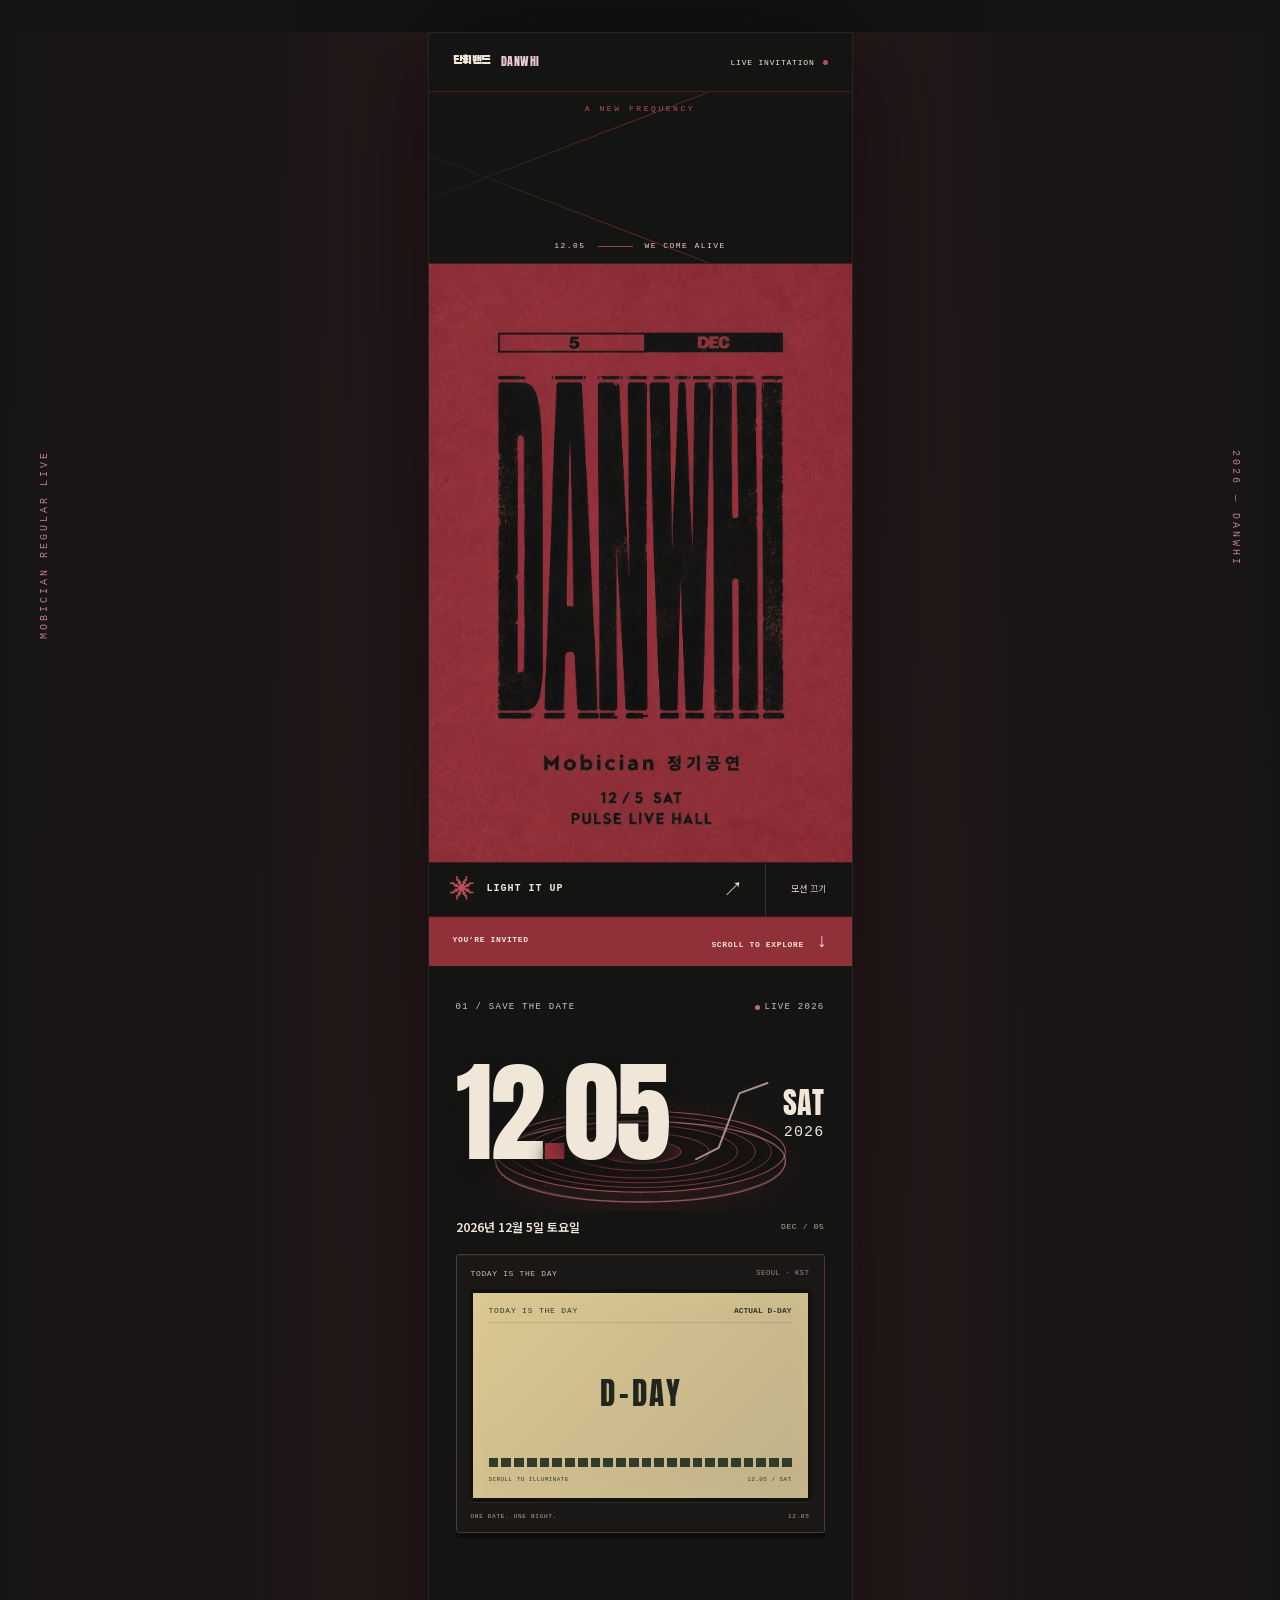
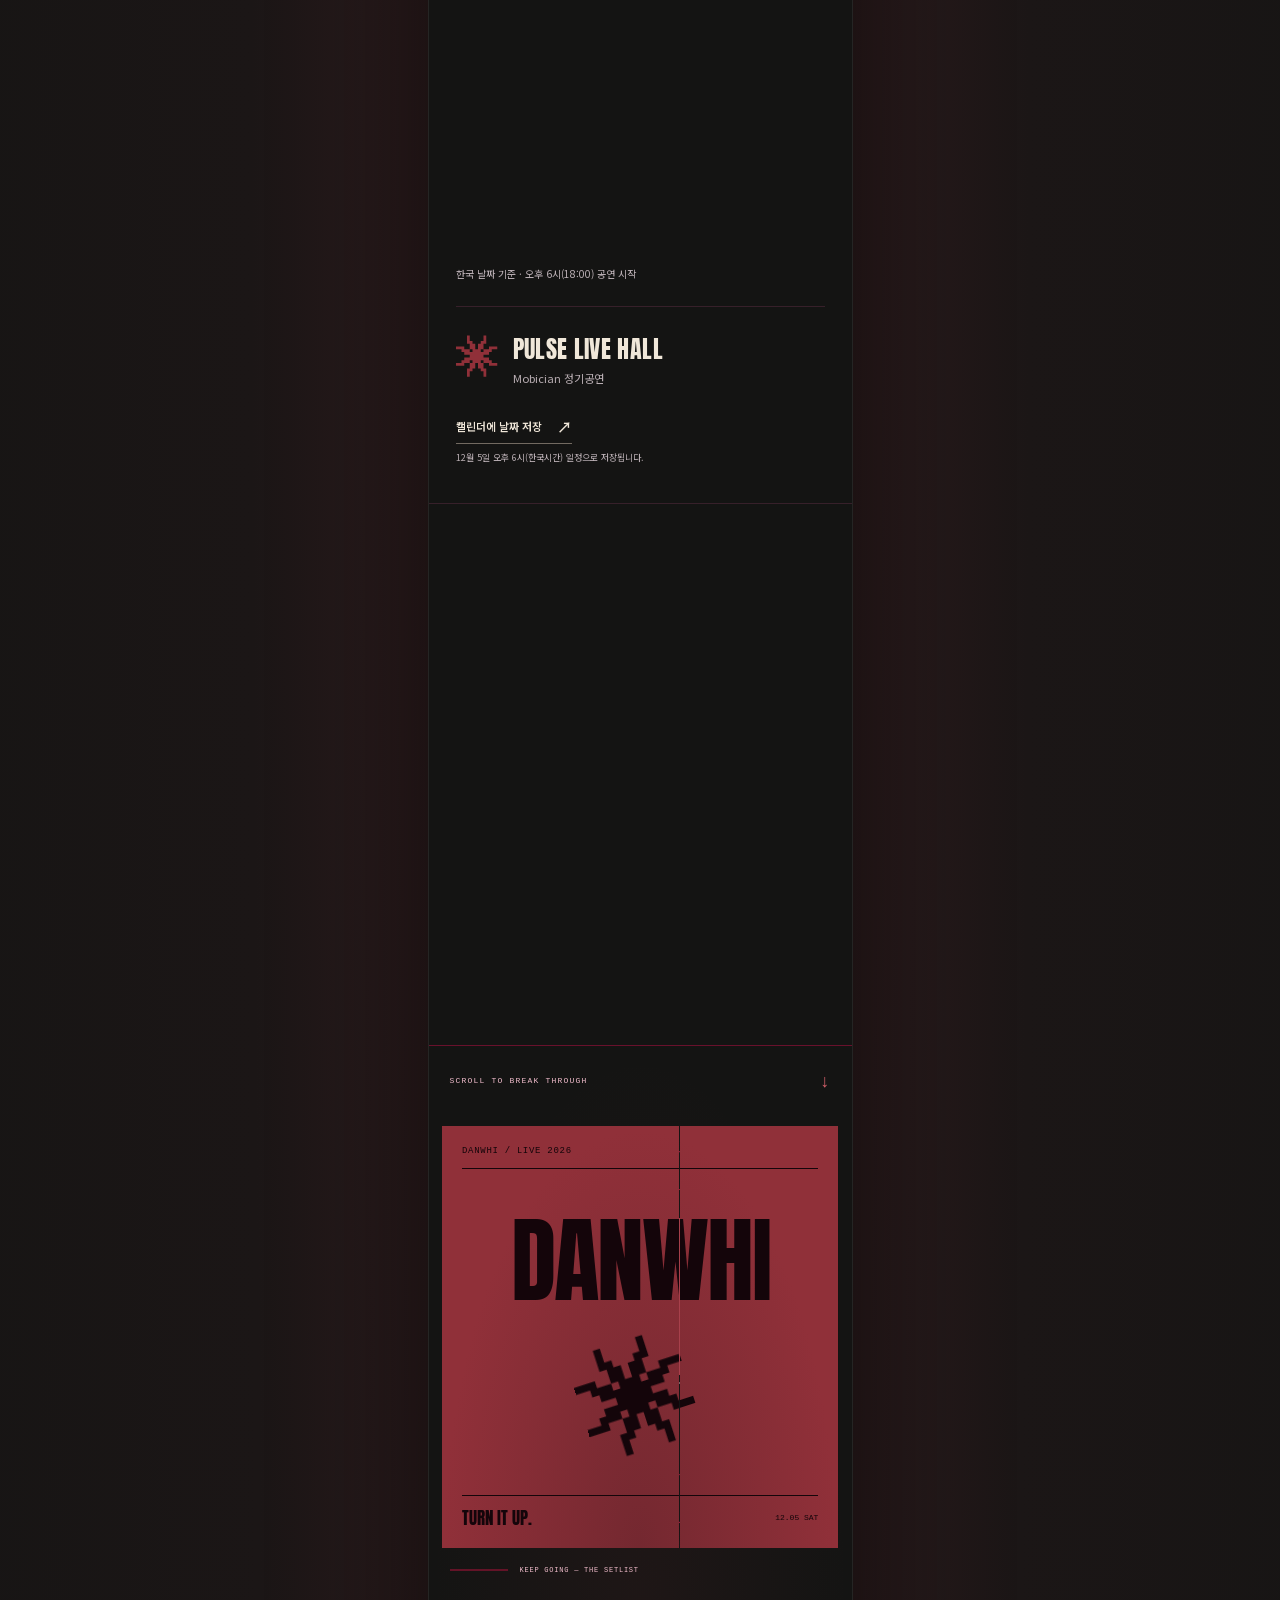
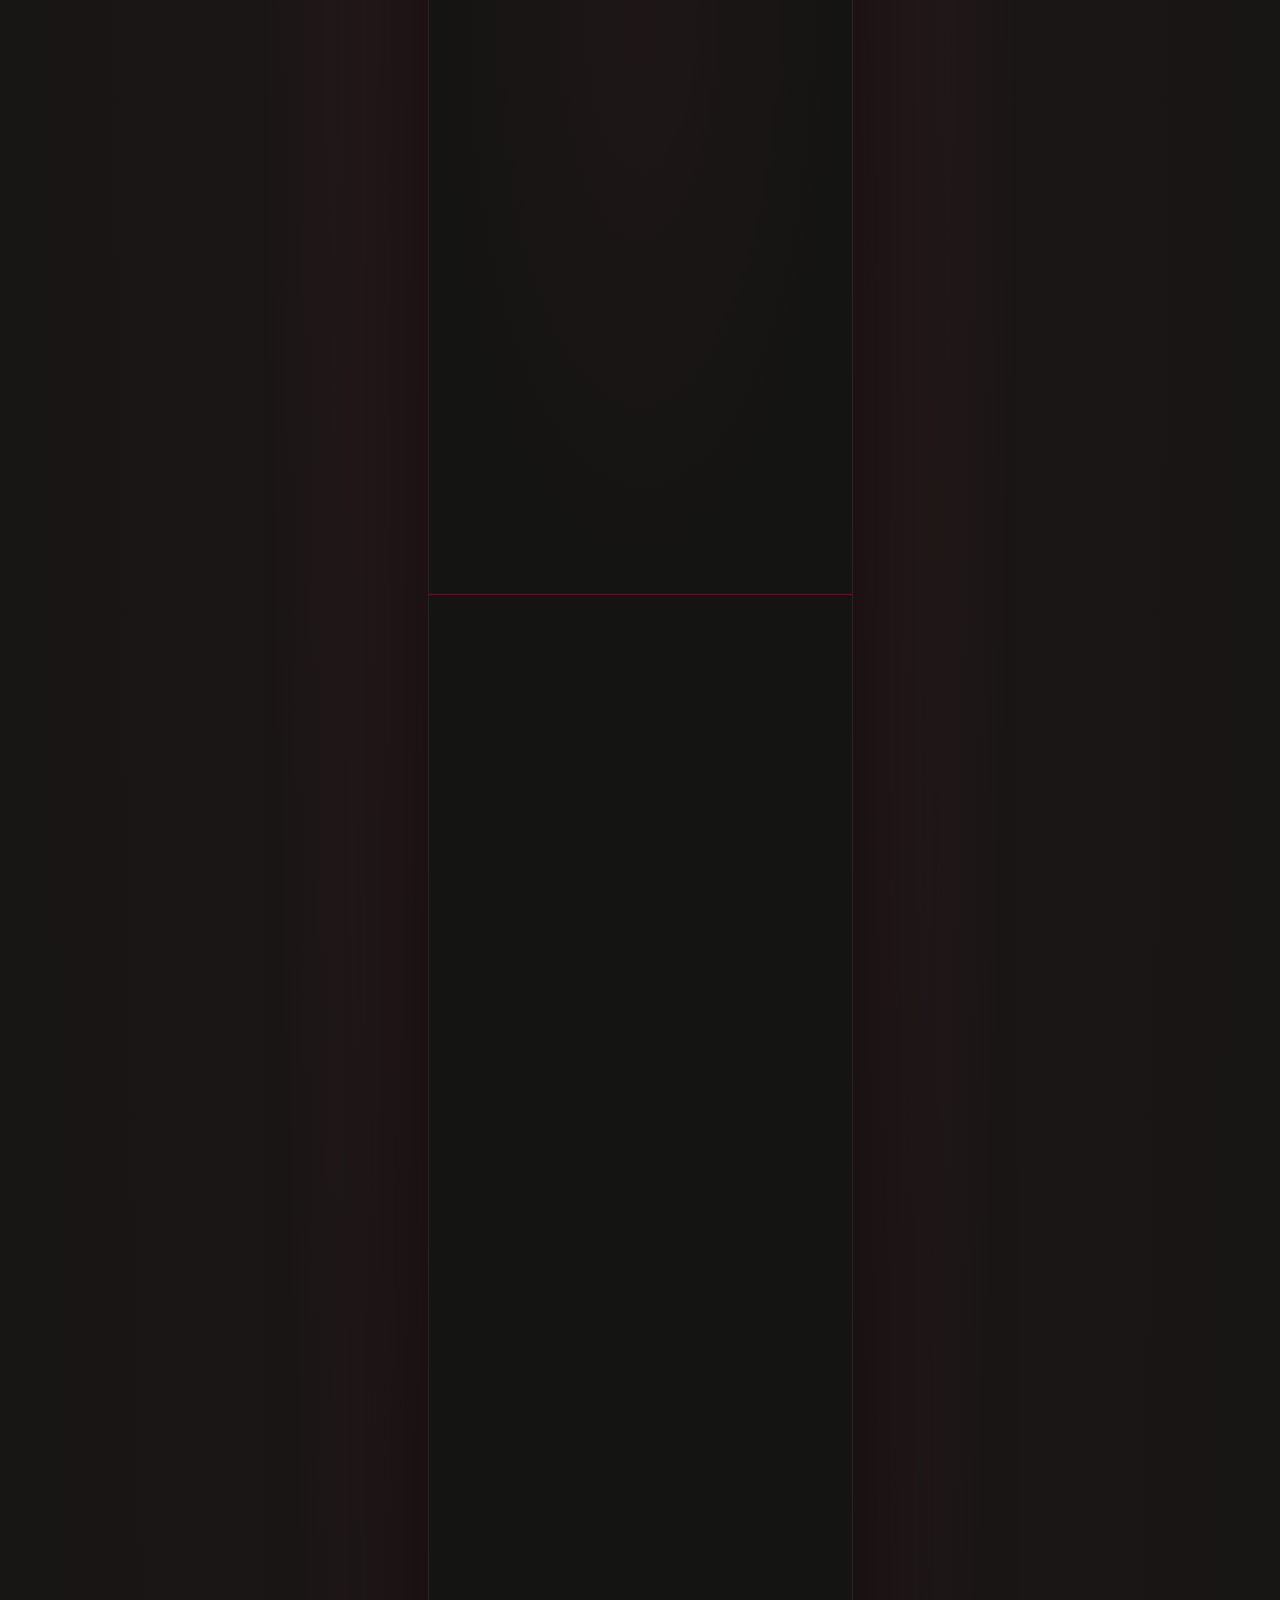
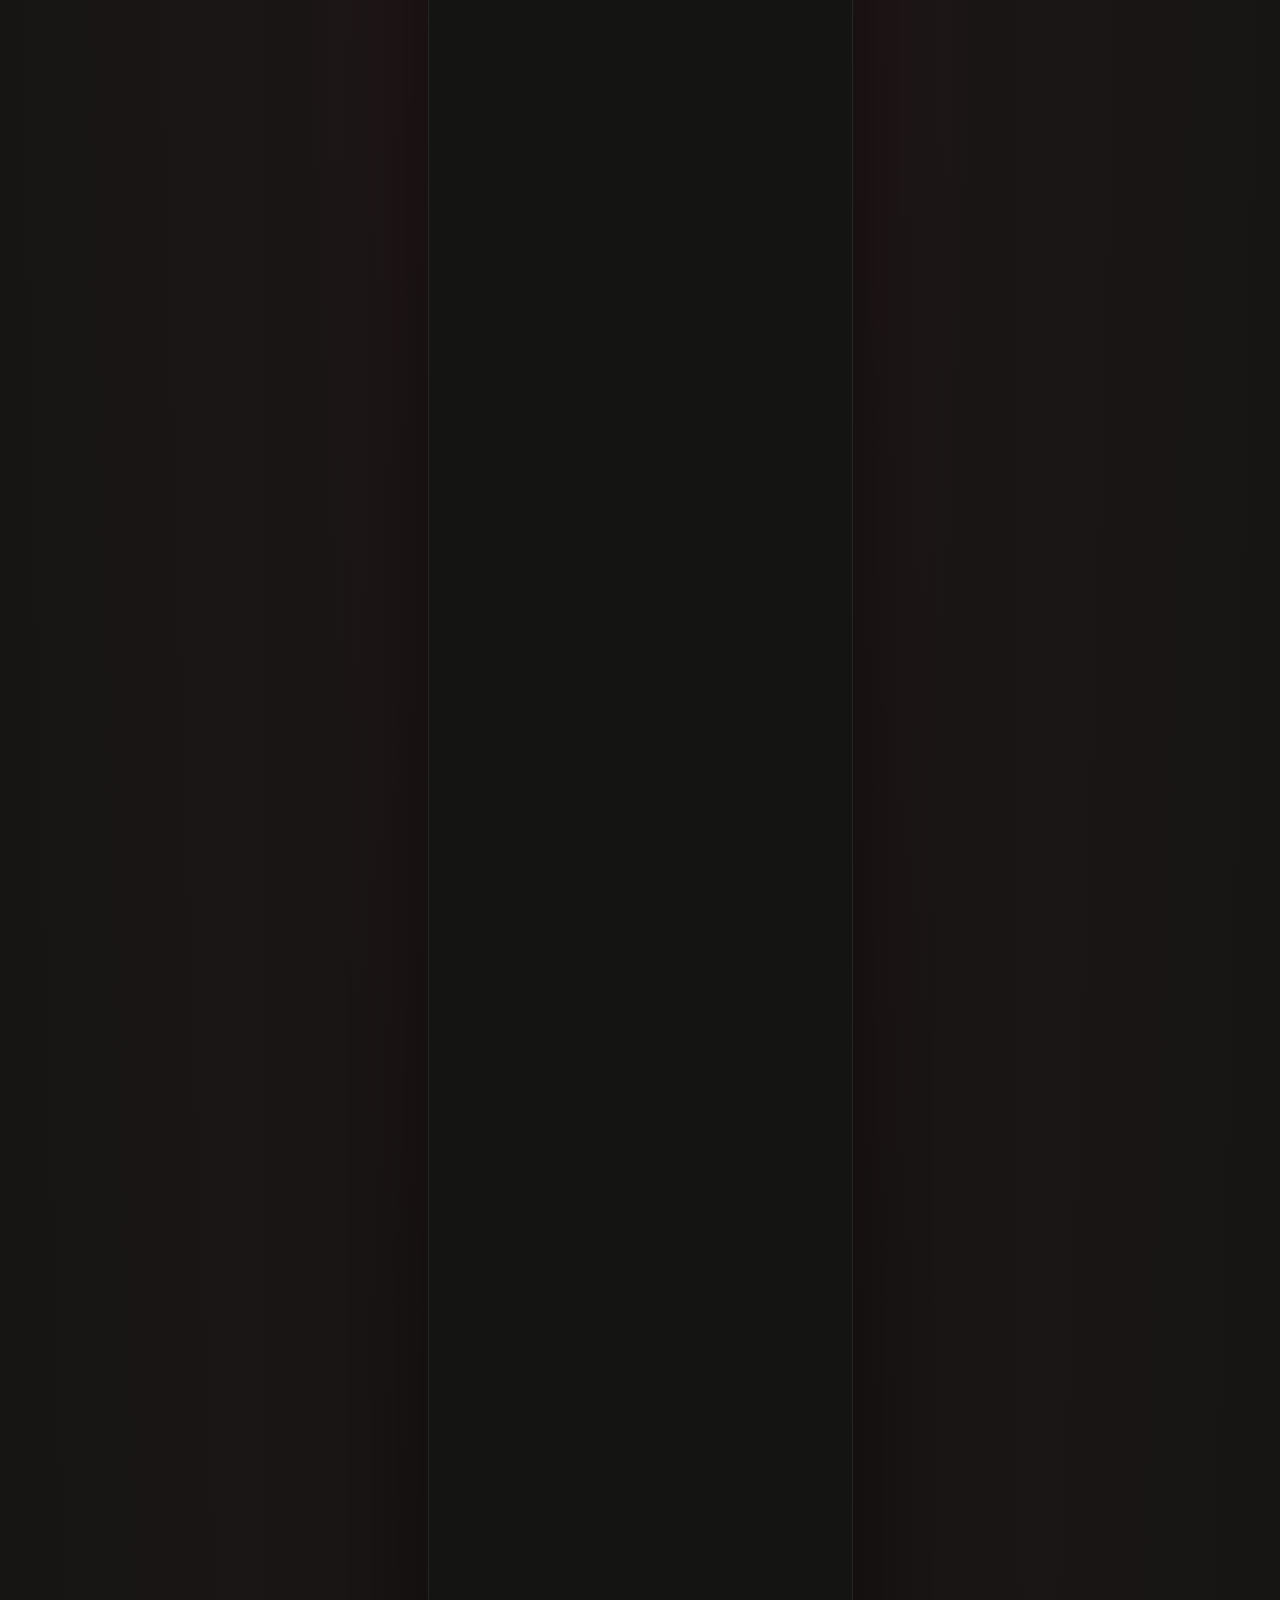
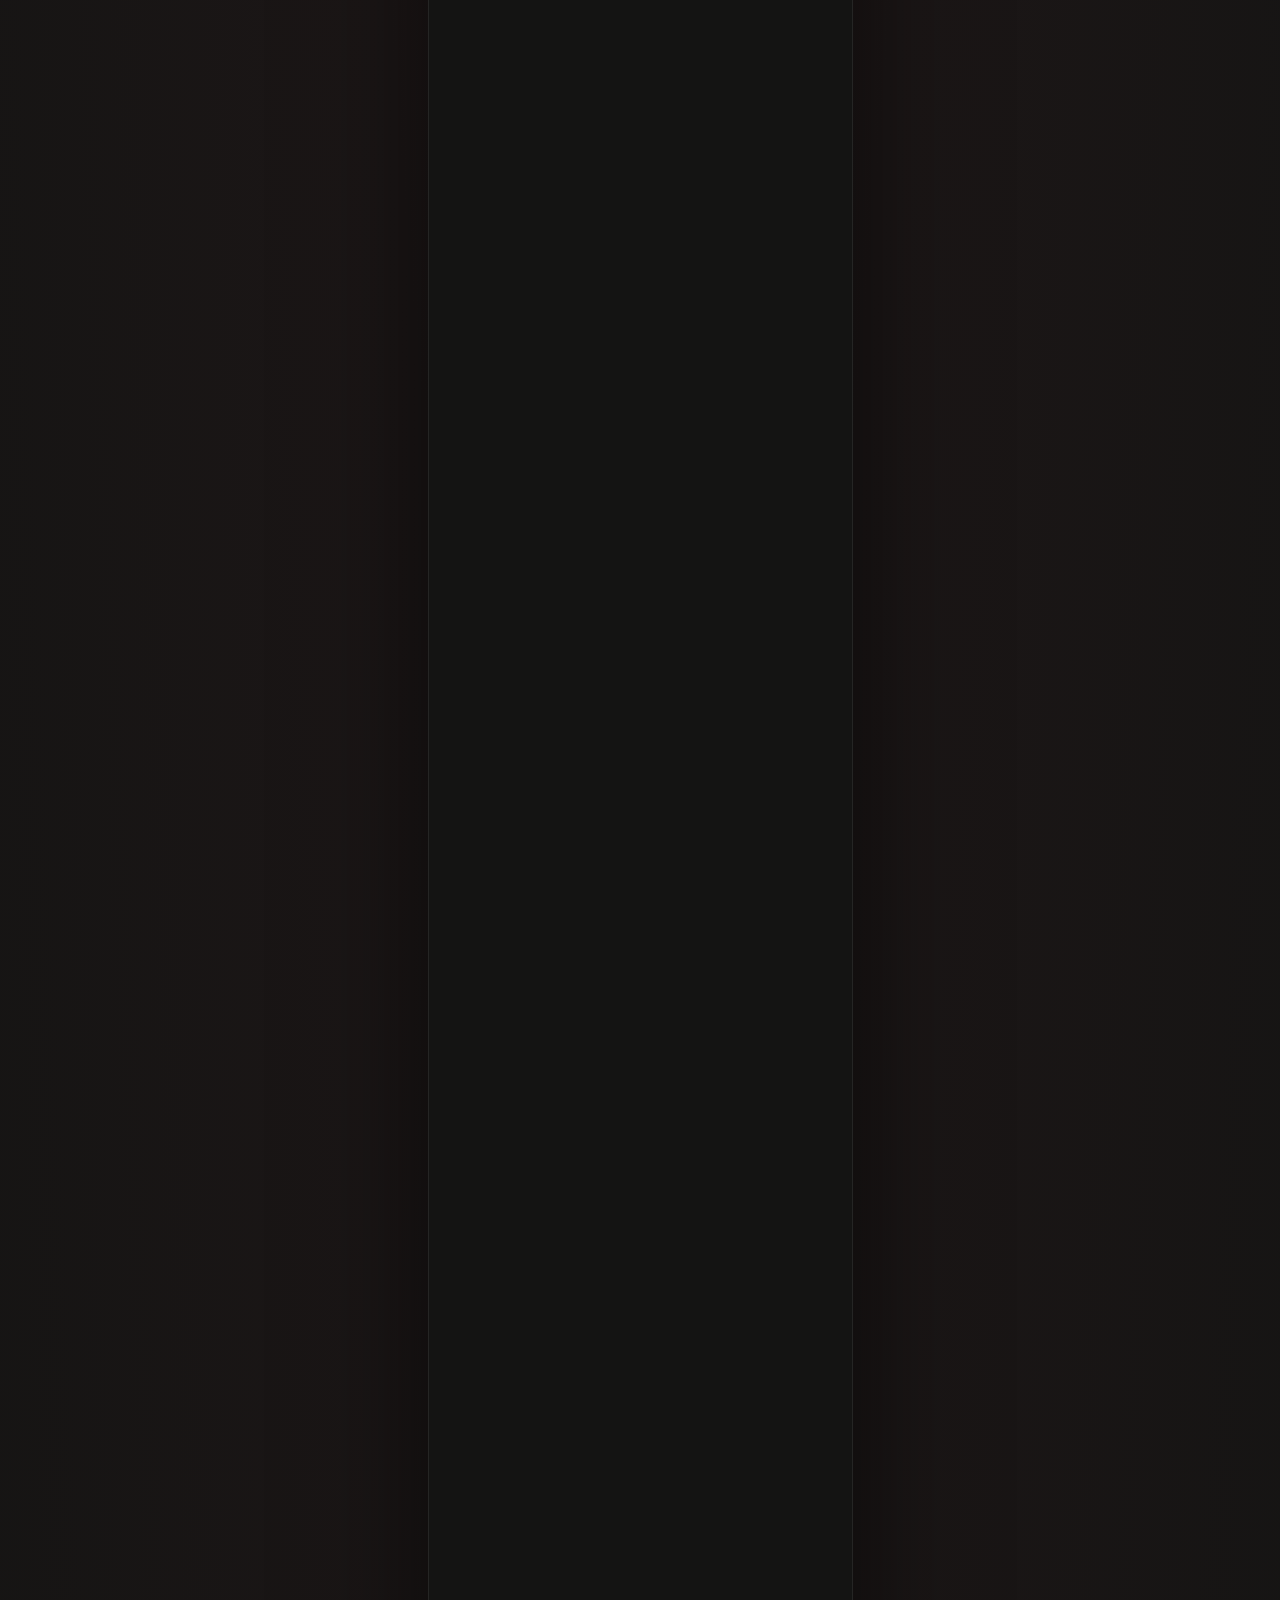
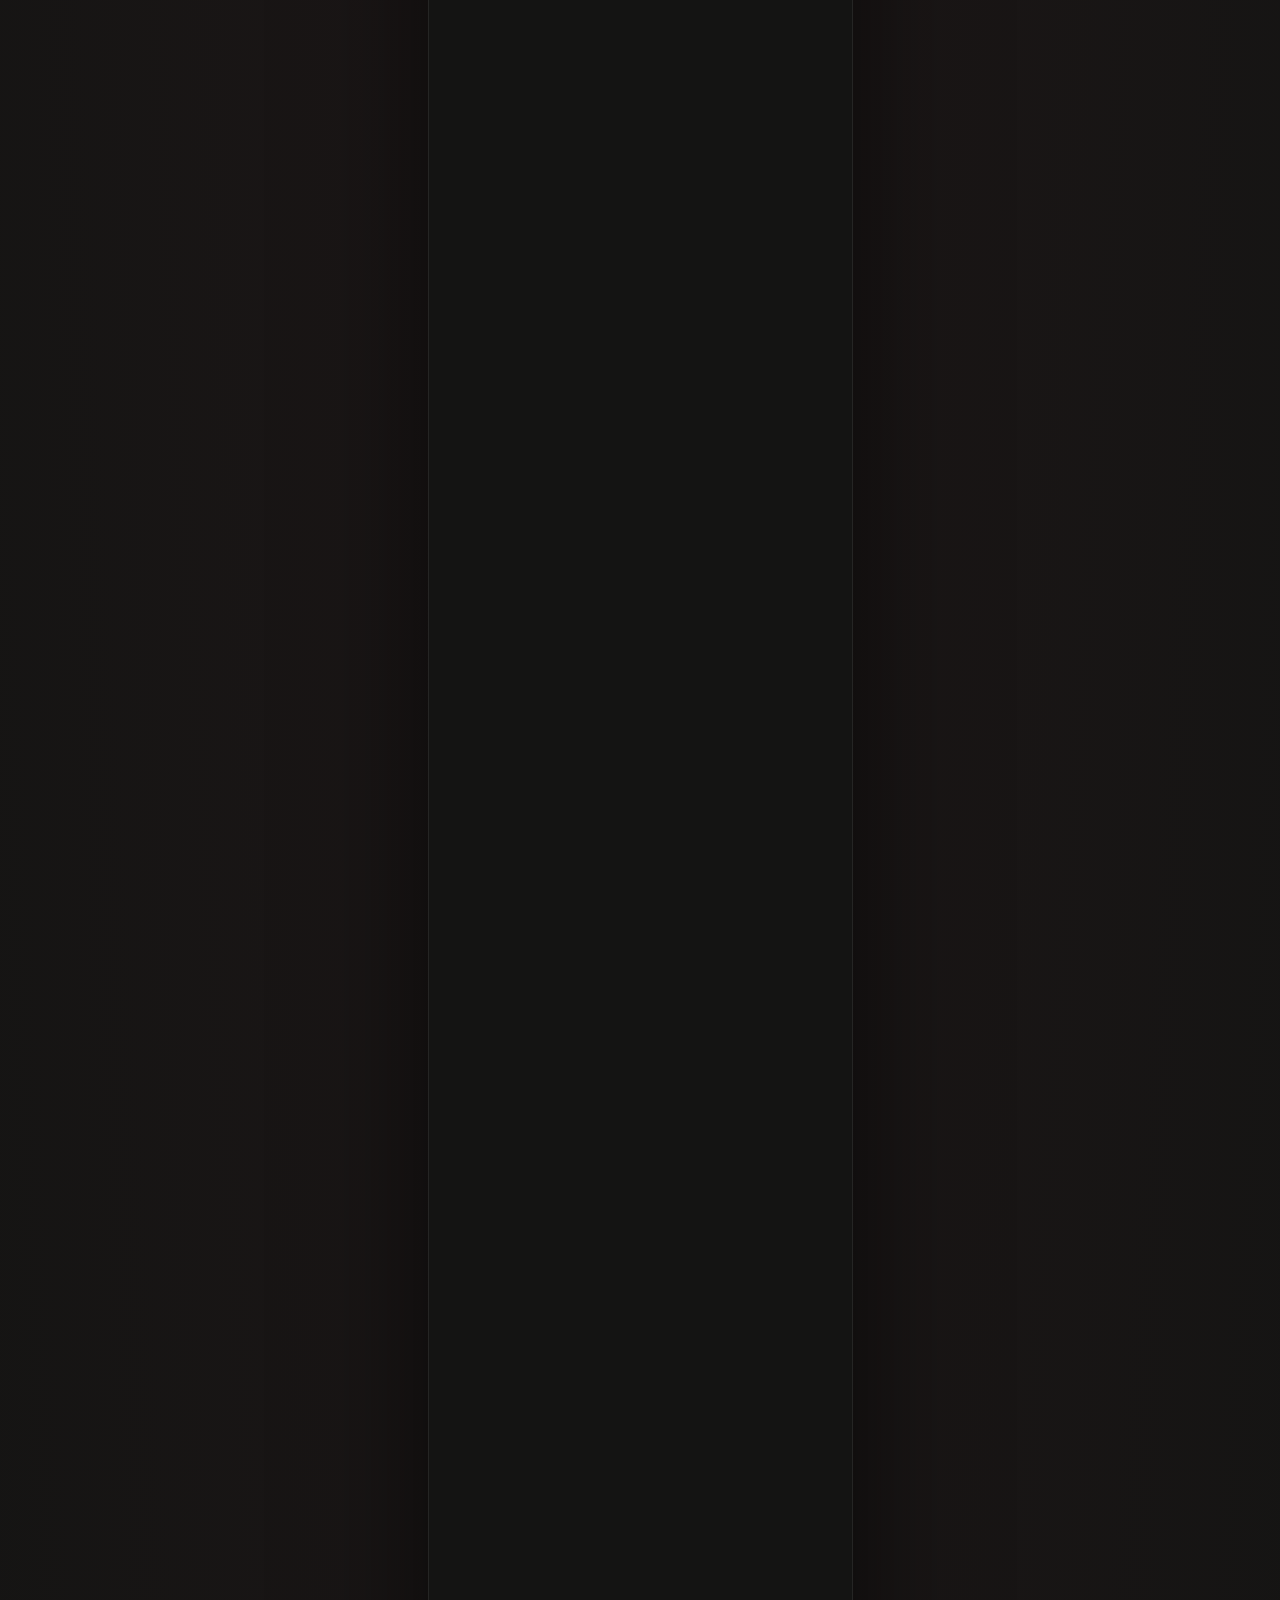
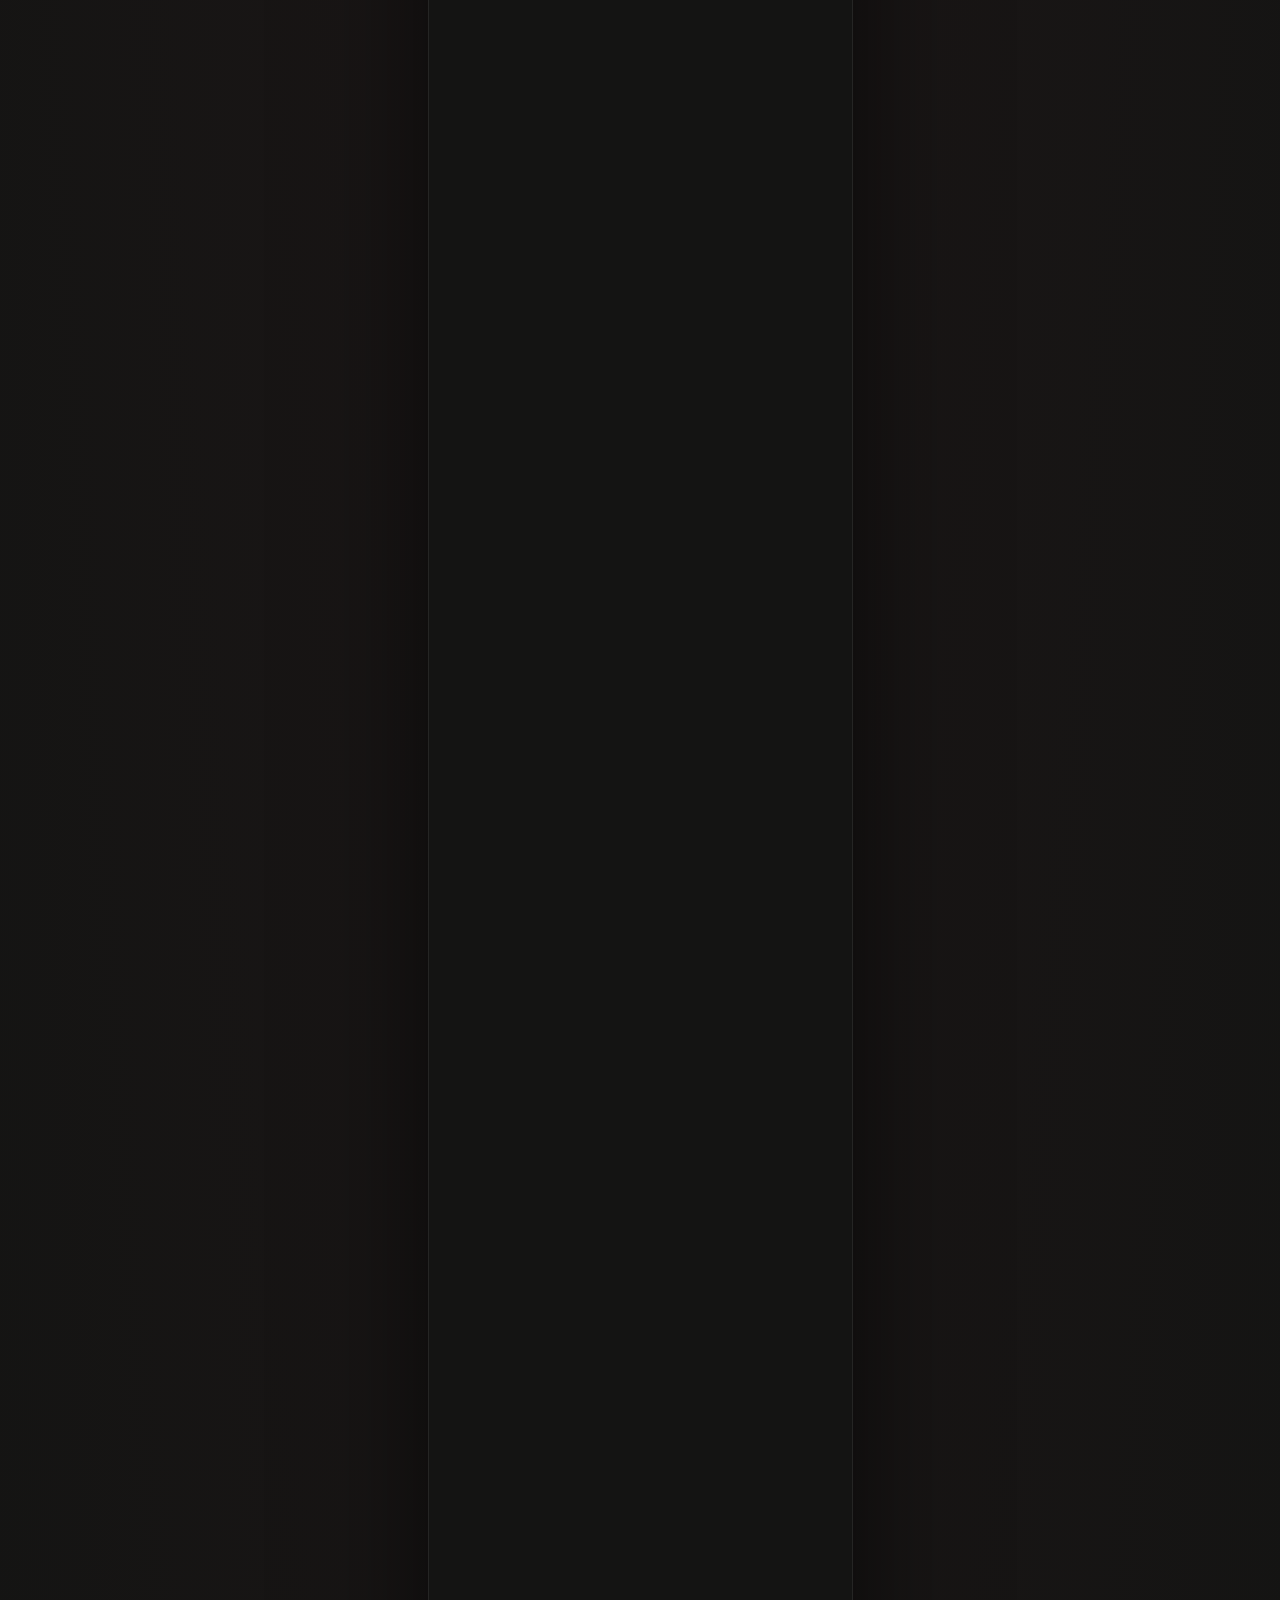
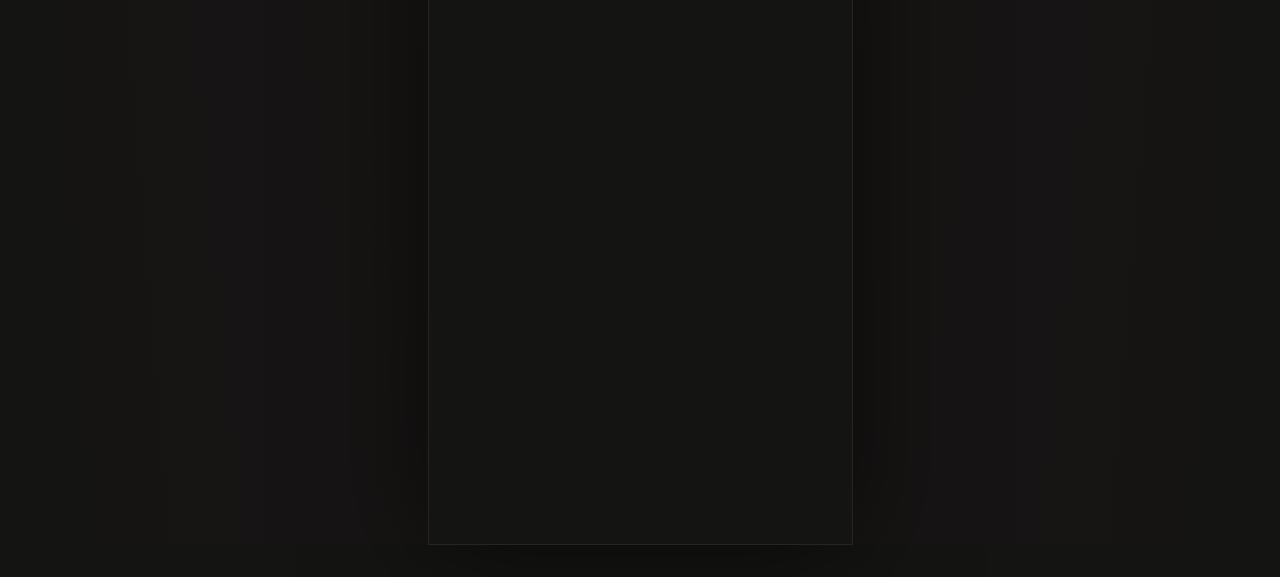
<file: index.html>
<!doctype html>
<html lang="ko">
<head>
<meta charset="utf-8"><meta http-equiv="Content-Security-Policy" content="default-src 'self'; img-src 'self' data: blob:; style-src 'self'; script-src 'self'; base-uri 'self'; object-src 'none'; form-action 'none'; connect-src 'self' https://nqfbpyzuczjqurxcjxiy.supabase.co; frame-src https://www.youtube-nocookie.com;"><meta name="viewport" content="width=device-width, initial-scale=1, viewport-fit=cover">
<script src="/analytics-entry.js"></script>

<link rel="stylesheet" href="/analytics.css"><script type="module" src="/analytics.js"></script>
<meta name="theme-color" content="#ad3440"><meta name="color-scheme" content="dark">
<title>단휘밴드 DANWHI — 12.05 LIVE</title>
<meta name="description" content="2026년 12월 5일 토요일 오후 6시, PULSE LIVE HALL. 단휘밴드의 Mobician 정기공연에 초대합니다. 공연 정보와 12곡의 셋리스트를 확인하세요.">
<link rel="canonical" href="https://danwhi-band.github.io/">
<meta property="og:type" content="website"><meta property="og:locale" content="ko_KR"><meta property="og:site_name" content="DANWHI LIVE">
<meta property="og:title" content="단휘밴드 DANWHI — 12.05 LIVE"><meta property="og:description" content="같은 노래, 더 뜨거운 순간. 12월 5일 토요일 오후 6시 · PULSE LIVE HALL">
<meta property="og:url" content="https://danwhi-band.github.io/"><meta property="og:image" content="https://danwhi-band.github.io/assets/poster.png"><meta property="og:image:width" content="1055"><meta property="og:image:height" content="1491"><meta property="og:image:alt" content="붉은 질감 위에 검은 DANWHI 타이포그래피, 12월 5일 PULSE LIVE HALL 공연 포스터">
<meta name="twitter:card" content="summary_large_image"><meta name="twitter:title" content="단휘밴드 DANWHI — 12.05 LIVE"><meta name="twitter:image" content="https://danwhi-band.github.io/assets/poster.png">
<link rel="preload" href="/assets/fonts/anton-subset.woff2" as="font" type="font/woff2" crossorigin><link rel="preload" href="/assets/fonts/blackhan-subset.woff2" as="font" type="font/woff2" crossorigin><link rel="icon" href="/favicon.svg" type="image/svg+xml"><link rel="stylesheet" href="/styles.css"><link rel="stylesheet" href="/motion.css"><link rel="stylesheet" href="/scroll.css"><link rel="stylesheet" href="/vivid.css"><link rel="stylesheet" href="/date.css"><script src="/app.js" defer></script><script src="/motion.js" defer></script><script src="/scroll.js" defer></script><script src="/eq.js" defer></script><script src="/date.js" defer></script><link rel="stylesheet" href="/venue.css?v=db484bdd14"><link rel="stylesheet" href="/ticket.css"><link rel="stylesheet" href="/rsvp.css"><link rel="stylesheet" href="/members.css"><link rel="stylesheet" href="/playlist.css"><script src="/playlist.js" defer></script><script src="/venue.js" defer></script><script src="/rsvp.js" defer></script><script src="/ticket.js?v=bad9ca6f81" defer></script>
</head>
<body>
<a class="skip-link" href="#info">공연 정보로 바로가기</a>
<div class="desktop-note" aria-hidden="true"><span>MOBICIAN REGULAR LIVE</span><span>2026 — DANWHI</span></div>
<main class="invitation" id="top">
<header class="masthead"><a class="brand" href="#top" aria-label="단휘밴드 초대장 맨 위로">단휘밴드<span>DANWHI</span></a><span class="edition">LIVE INVITATION <i aria-hidden="true"></i></span></header>
<section class="hero" aria-label="단휘밴드 공연 포스터"><div class="poster-stage" id="poster-stage"><div class="stage-lights" aria-hidden="true"><i class="spotlight spotlight-left"></i><i class="spotlight spotlight-right"></i><i class="stage-haze"></i><div class="stage-orbit"><svg viewBox="0 0 400 560"><ellipse cx="200" cy="280" rx="160" ry="235"/><ellipse cx="200" cy="280" rx="136" ry="209"/><path d="M20 280H380M200 24V536"/></svg></div></div><div class="opening-shade" aria-hidden="true"></div><div class="stage-title" aria-hidden="true"><span class="stage-eyebrow">A NEW FREQUENCY</span><canvas class="eq-canvas" id="eq-canvas" width="720" height="340" aria-hidden="true"></canvas><div class="kinetic-title"><span>D</span><span>A</span><span>N</span><span>W</span><span>H</span><span>I</span></div><span class="stage-title-foot">12.05 <i></i> WE COME ALIVE</span></div><h1 class="sr-only">단휘밴드 DANWHI · Mobician 정기공연</h1><img src="/assets/poster.png" width="1055" height="1491" alt="DANWHI — Mobician 정기공연, 12월 5일 토요일, PULSE LIVE HALL" fetchpriority="high"><div class="stage-edge" aria-hidden="true"><span>LIVE ENERGY</span><div class="energy-bars"><i></i><i></i><i></i><i></i><i></i><i></i><i></i><i></i><i></i><i></i><i></i><i></i></div><span>12.05</span></div></div><div class="stage-console"><button type="button" class="ignite-button" id="ignite-button"><span class="ignite-star" aria-hidden="true">✷</span><span>LIGHT IT UP</span><span class="ignite-arrow" aria-hidden="true">↗</span></button><button type="button" class="motion-toggle" id="motion-toggle" aria-pressed="false">모션 끄기</button></div><span class="sr-only" id="stage-status" role="status" aria-live="polite"></span><a class="scroll-cue" href="#info"><span>YOU’RE INVITED</span><span>SCROLL TO EXPLORE <b aria-hidden="true">↓</b></span></a></section>


<section class="date-section section" id="info" aria-labelledby="date-heading"><div class="section-label"><span>01 / SAVE THE DATE</span><span class="live-dot">LIVE 2026</span></div><div class="date-stage"><svg class="date-wire" viewBox="0 0 360 170" aria-hidden="true"><g class="wire-guides"><path d="M18 107H342M180 15V161M57 35L303 154M303 35L57 154"/></g><g class="wire-disc"><ellipse class="platter-edge" cx="180" cy="117" rx="154" ry="43"/><ellipse class="platter-body" cx="180" cy="107" rx="154" ry="43"/><ellipse cx="180" cy="107" rx="139" ry="38"/><ellipse cx="180" cy="107" rx="122" ry="33"/><ellipse cx="180" cy="107" rx="103" ry="28"/><ellipse cx="180" cy="107" rx="73" ry="20"/><ellipse class="disc-label" cx="180" cy="107" rx="43" ry="12"/><path class="wire-arm" d="M315 34L285 45L263 103L239 115"/></g><path class="wire-line" pathLength="100" d="M26 117C26 61 334 61 334 117C334 175 26 175 26 117"/></svg><div class="date-lockup"><h2 id="date-heading"><time datetime="2026-12-05">12<span>.</span>05</time></h2><div class="date-aside"><strong>SAT</strong><span>2026</span></div></div></div><div class="date-caption"><span>2026년 12월 5일 토요일</span><span class="date-verified">DEC / 05</span></div><div class="lcd-chapter"><div class="countdown-stage lcd-stage" id="lcd-stage"><div class="countdown-kicker"><span id="countdown-kicker">THE DATE IS SET</span><span>SEOUL · KST</span></div><div class="lcd-window"><div class="lcd-topline" aria-hidden="true"><span id="lcd-mode">DAYS TO LIVE</span><span id="lcd-truth"></span></div><div class="countdown-assembly"><span id="countdown" class="countdown" aria-label="공연 날짜 12월 5일">12.05</span><span id="countdown-pieces" class="countdown-pieces" aria-hidden="true"></span></div><div class="lcd-meter" aria-hidden="true"><i></i><i></i><i></i><i></i><i></i><i></i><i></i><i></i><i></i><i></i><i></i><i></i><i></i><i></i><i></i><i></i><i></i><i></i><i></i><i></i><i></i><i></i><i></i><i></i></div><div class="lcd-bottomline" aria-hidden="true"><span>SCROLL TO ILLUMINATE</span><span>12.05 / SAT</span></div></div><div class="countdown-baseline" aria-hidden="true"><span>ONE DATE. ONE NIGHT.</span><i></i><span>12.05</span></div></div></div><p class="countdown-note">한국 날짜 기준 · 오후 6시(18:00) 공연 시작</p><div class="venue-line"><span class="cross" aria-hidden="true">✷</span><div><strong>PULSE LIVE HALL</strong><span>Mobician 정기공연</span></div></div><a class="text-link calendar-link" href="/danwhi-live.ics?v=119612d830" download="danwhi-live-2026-12-05.ics">캘린더에 날짜 저장 <span aria-hidden="true">↗</span></a><span class="calendar-note">12월 5일 오후 6시(한국시간) 일정으로 저장됩니다.</span></section>
<section class="invite-copy section" aria-labelledby="invite-heading"><div class="section-label"><span>A NIGHT WITH DANWHI</span><span aria-hidden="true">✷</span></div><h2 id="invite-heading">같은 노래,<br>더 뜨거운 <em>순간.</em></h2><p>익숙한 멜로디가<br>무대 위에서 새롭게 울립니다.</p><p>단휘밴드의 라이브,<br>그 순간을 함께해 주세요.</p><nav class="anchor-actions" aria-label="초대장 바로가기"><a class="button button-red" href="#setlist">셋리스트 보기 <span aria-hidden="true">↓</span></a><a class="button button-outline" href="#venue">공연장 안내 <span aria-hidden="true">↗</span></a></nav><a class="rsvp-jump" href="#rsvp">방문 등록하기 <span aria-hidden="true">↗</span></a></section>
<section class="scroll-stack" id="scroll-stage" aria-label="단휘밴드 라이브 스크롤 포스터"><div class="stack-sticky"><div class="stack-cue"><span>SCROLL TO BREAK THROUGH</span><span aria-hidden="true">↓</span></div><div class="stack-deck"><div class="curtain-columns" aria-hidden="true"><div class="curtain-column curtain-column-0"><div class="curtain-art"><span class="curtain-kicker">DANWHI / LIVE 2026</span><strong>DANWHI</strong><b>✷</b><span class="curtain-bottom">TURN IT UP. <em>12.05 SAT</em></span></div></div><div class="curtain-column curtain-column-1"><div class="curtain-art"><span class="curtain-kicker">DANWHI / LIVE 2026</span><strong>DANWHI</strong><b>✷</b><span class="curtain-bottom">TURN IT UP. <em>12.05 SAT</em></span></div></div><div class="curtain-column curtain-column-2"><div class="curtain-art"><span class="curtain-kicker">DANWHI / LIVE 2026</span><strong>DANWHI</strong><b>✷</b><span class="curtain-bottom">TURN IT UP. <em>12.05 SAT</em></span></div></div><div class="curtain-column curtain-column-3"><div class="curtain-art"><span class="curtain-kicker">DANWHI / LIVE 2026</span><strong>DANWHI</strong><b>✷</b><span class="curtain-bottom">TURN IT UP. <em>12.05 SAT</em></span></div></div><div class="curtain-column curtain-column-4"><div class="curtain-art"><span class="curtain-kicker">DANWHI / LIVE 2026</span><strong>DANWHI</strong><b>✷</b><span class="curtain-bottom">TURN IT UP. <em>12.05 SAT</em></span></div></div></div><article class="stack-card stack-card-a"><div class="stack-card-top"><span>THE SOUND OF</span><span>01 / LIVE</span></div><div class="stack-word stack-word-name velocity-type" aria-hidden="true">DANWHI</div><div class="stack-burst" aria-hidden="true">✷</div><div class="stack-card-bottom"><strong>TURN IT UP.</strong><span>12.05 SAT</span></div></article><article class="stack-card stack-card-b"><div class="stack-card-top"><span>MOBICIAN REGULAR LIVE</span><span>02 / LOUD</span></div><div class="stack-word stack-word-live velocity-type" aria-hidden="true">LIVE<span class="live-outline">LIVE</span></div><h2>더 뜨거운 순간.</h2><div class="stack-card-bottom"><strong>12 TRACKS.</strong><span>ONE NIGHT.</span></div></article></div><div class="stack-progress" aria-hidden="true"><i></i><span>KEEP GOING — THE SETLIST</span></div></div></section>
<section class="setlist-section section" id="setlist" aria-labelledby="setlist-heading"><div class="section-label"><span>02 / THE SOUND</span><span>12 TRACKS</span></div><h2 class="display-heading" id="setlist-heading"><span class="heading-mask"><span class="heading-fill">THE</span></span><span class="heading-mask"><span class="heading-outline">SETLIST</span></span><b aria-hidden="true">✷</b></h2><div class="setlist-intro"><p>미리 듣고, 더 크게 즐겨요.<br><span>공연 곡 및 순서는 변경될 수 있습니다.</span></p><button class="expand-all" id="expand-all" type="button" aria-pressed="false">모두 펼치기 <span aria-hidden="true">＋</span></button></div><div class="playlist" id="playlist" data-list="PLSb3-8zjep7k"><div class="playlist-screen"><button class="playlist-play" id="playlist-play" type="button"><span class="playlist-icon" aria-hidden="true"></span><strong>PLAY THE LIVE</strong><span>지난 공연 영상 재생목록 듣기</span></button></div><div class="playlist-meta"><span>LIVE 2026.09.11</span><a href="https://www.youtube.com/playlist?list=PLSb3-8zjep7k" target="_blank" rel="noopener noreferrer" aria-label="YouTube에서 재생목록 열기 (새 창)">YouTube에서 보기 ↗</a></div></div><div class="songs"><details class="song"><summary><span class="track-no">01</span><span class="track"><strong>Beggin</strong><span>Maneskin</span></span><span class="plus" aria-hidden="true"></span></summary><div class="song-links"><a href="https://www.youtube.com/results?search_query=Maneskin%20Beggin" target="_blank" rel="noopener noreferrer" aria-label="Maneskin - Beggin YouTube에서 검색 (새 창)">YouTube 검색 <span aria-hidden="true">↗</span></a><a href="https://open.spotify.com/search/Maneskin%20Beggin" target="_blank" rel="noopener noreferrer" aria-label="Maneskin - Beggin Spotify에서 검색 (새 창)">Spotify 검색 <span aria-hidden="true">↗</span></a><a href="https://genius.com/search?q=Maneskin%20Beggin" target="_blank" rel="noopener noreferrer" aria-label="Maneskin - Beggin 가사 Genius에서 검색 (새 창)">가사 검색 <span aria-hidden="true">↗</span></a></div></details>
<details class="song"><summary><span class="track-no">02</span><span class="track"><strong>표정이나 가면 따위</strong><span>까치산</span></span><span class="plus" aria-hidden="true"></span></summary><div class="song-links"><a href="https://www.youtube.com/results?search_query=%EA%B9%8C%EC%B9%98%EC%82%B0%20%ED%91%9C%EC%A0%95%EC%9D%B4%EB%82%98%20%EA%B0%80%EB%A9%B4%20%EB%94%B0%EC%9C%84" target="_blank" rel="noopener noreferrer" aria-label="까치산 - 표정이나 가면 따위 YouTube에서 검색 (새 창)">YouTube 검색 <span aria-hidden="true">↗</span></a><a href="https://open.spotify.com/search/%EA%B9%8C%EC%B9%98%EC%82%B0%20%ED%91%9C%EC%A0%95%EC%9D%B4%EB%82%98%20%EA%B0%80%EB%A9%B4%20%EB%94%B0%EC%9C%84" target="_blank" rel="noopener noreferrer" aria-label="까치산 - 표정이나 가면 따위 Spotify에서 검색 (새 창)">Spotify 검색 <span aria-hidden="true">↗</span></a><a href="https://www.melon.com/search/lyric/index.htm?q=%EA%B9%8C%EC%B9%98%EC%82%B0%20%ED%91%9C%EC%A0%95%EC%9D%B4%EB%82%98%20%EA%B0%80%EB%A9%B4%20%EB%94%B0%EC%9C%84" target="_blank" rel="noopener noreferrer" aria-label="까치산 - 표정이나 가면 따위 가사 멜론에서 검색 (새 창)">가사 검색 <span aria-hidden="true">↗</span></a></div></details>
<details class="song"><summary><span class="track-no">03</span><span class="track"><strong>Livin on a prayer</strong><span>Bon Jovi</span></span><span class="plus" aria-hidden="true"></span></summary><div class="song-links"><a href="https://www.youtube.com/results?search_query=Bon%20Jovi%20Livin%20on%20a%20prayer" target="_blank" rel="noopener noreferrer" aria-label="Bon Jovi - Livin on a prayer YouTube에서 검색 (새 창)">YouTube 검색 <span aria-hidden="true">↗</span></a><a href="https://open.spotify.com/search/Bon%20Jovi%20Livin%20on%20a%20prayer" target="_blank" rel="noopener noreferrer" aria-label="Bon Jovi - Livin on a prayer Spotify에서 검색 (새 창)">Spotify 검색 <span aria-hidden="true">↗</span></a><a href="https://genius.com/search?q=Bon%20Jovi%20Livin%27%20on%20a%20Prayer" target="_blank" rel="noopener noreferrer" aria-label="Bon Jovi - Livin on a prayer 가사 Genius에서 검색 (새 창)">가사 검색 <span aria-hidden="true">↗</span></a></div></details>
<details class="song"><summary><span class="track-no">04</span><span class="track"><strong>흔들리는 시간 속에</strong><span>극동아시아타이거즈</span></span><span class="plus" aria-hidden="true"></span></summary><div class="song-links"><a href="https://www.youtube.com/results?search_query=%EA%B7%B9%EB%8F%99%EC%95%84%EC%8B%9C%EC%95%84%ED%83%80%EC%9D%B4%EA%B1%B0%EC%A6%88%20%ED%9D%94%EB%93%A4%EB%A6%AC%EB%8A%94%20%EC%8B%9C%EA%B0%84%20%EC%86%8D%EC%97%90" target="_blank" rel="noopener noreferrer" aria-label="극동아시아타이거즈 - 흔들리는 시간 속에 YouTube에서 검색 (새 창)">YouTube 검색 <span aria-hidden="true">↗</span></a><a href="https://open.spotify.com/search/%EA%B7%B9%EB%8F%99%EC%95%84%EC%8B%9C%EC%95%84%ED%83%80%EC%9D%B4%EA%B1%B0%EC%A6%88%20%ED%9D%94%EB%93%A4%EB%A6%AC%EB%8A%94%20%EC%8B%9C%EA%B0%84%20%EC%86%8D%EC%97%90" target="_blank" rel="noopener noreferrer" aria-label="극동아시아타이거즈 - 흔들리는 시간 속에 Spotify에서 검색 (새 창)">Spotify 검색 <span aria-hidden="true">↗</span></a><a href="https://www.melon.com/search/lyric/index.htm?q=%EA%B7%B9%EB%8F%99%EC%95%84%EC%8B%9C%EC%95%84%ED%83%80%EC%9D%B4%EA%B1%B0%EC%A6%88%20%ED%9D%94%EB%93%A4%EB%A6%AC%EB%8A%94%20%EC%8B%9C%EA%B0%84%20%EC%86%8D%EC%97%90" target="_blank" rel="noopener noreferrer" aria-label="극동아시아타이거즈 - 흔들리는 시간 속에 가사 멜론에서 검색 (새 창)">가사 검색 <span aria-hidden="true">↗</span></a></div></details>
<details class="song"><summary><span class="track-no">05</span><span class="track"><strong>Answer me</strong><span>브로큰 발렌타인</span></span><span class="plus" aria-hidden="true"></span></summary><div class="song-links"><a href="https://www.youtube.com/results?search_query=%EB%B8%8C%EB%A1%9C%ED%81%B0%20%EB%B0%9C%EB%A0%8C%ED%83%80%EC%9D%B8%20Answer%20me" target="_blank" rel="noopener noreferrer" aria-label="브로큰 발렌타인 - Answer me YouTube에서 검색 (새 창)">YouTube 검색 <span aria-hidden="true">↗</span></a><a href="https://open.spotify.com/search/%EB%B8%8C%EB%A1%9C%ED%81%B0%20%EB%B0%9C%EB%A0%8C%ED%83%80%EC%9D%B8%20Answer%20me" target="_blank" rel="noopener noreferrer" aria-label="브로큰 발렌타인 - Answer me Spotify에서 검색 (새 창)">Spotify 검색 <span aria-hidden="true">↗</span></a><a href="https://www.melon.com/search/lyric/index.htm?q=%EB%B8%8C%EB%A1%9C%ED%81%B0%20%EB%B0%9C%EB%A0%8C%ED%83%80%EC%9D%B8%20Answer%20me" target="_blank" rel="noopener noreferrer" aria-label="브로큰 발렌타인 - Answer me 가사 멜론에서 검색 (새 창)">가사 검색 <span aria-hidden="true">↗</span></a></div></details>
<details class="song"><summary><span class="track-no">06</span><span class="track"><strong>I’m sorry</strong><span>CNBLUE</span></span><span class="plus" aria-hidden="true"></span></summary><div class="song-links"><a href="https://www.youtube.com/results?search_query=CNBLUE%20I%E2%80%99m%20sorry" target="_blank" rel="noopener noreferrer" aria-label="CNBLUE - I’m sorry YouTube에서 검색 (새 창)">YouTube 검색 <span aria-hidden="true">↗</span></a><a href="https://open.spotify.com/search/CNBLUE%20I%E2%80%99m%20sorry" target="_blank" rel="noopener noreferrer" aria-label="CNBLUE - I’m sorry Spotify에서 검색 (새 창)">Spotify 검색 <span aria-hidden="true">↗</span></a><a href="https://www.melon.com/search/lyric/index.htm?q=%EC%94%A8%EC%97%94%EB%B8%94%EB%A3%A8%20I%E2%80%99m%20sorry" target="_blank" rel="noopener noreferrer" aria-label="CNBLUE - I’m sorry 가사 멜론에서 검색 (새 창)">가사 검색 <span aria-hidden="true">↗</span></a></div></details>
<details class="song"><summary><span class="track-no">07</span><span class="track"><strong>파도</strong><span>새소년</span></span><span class="plus" aria-hidden="true"></span></summary><div class="song-links"><a href="https://www.youtube.com/results?search_query=%EC%83%88%EC%86%8C%EB%85%84%20%ED%8C%8C%EB%8F%84" target="_blank" rel="noopener noreferrer" aria-label="새소년 - 파도 YouTube에서 검색 (새 창)">YouTube 검색 <span aria-hidden="true">↗</span></a><a href="https://open.spotify.com/search/%EC%83%88%EC%86%8C%EB%85%84%20%ED%8C%8C%EB%8F%84" target="_blank" rel="noopener noreferrer" aria-label="새소년 - 파도 Spotify에서 검색 (새 창)">Spotify 검색 <span aria-hidden="true">↗</span></a><a href="https://www.melon.com/search/lyric/index.htm?q=%EC%83%88%EC%86%8C%EB%85%84%20%ED%8C%8C%EB%8F%84" target="_blank" rel="noopener noreferrer" aria-label="새소년 - 파도 가사 멜론에서 검색 (새 창)">가사 검색 <span aria-hidden="true">↗</span></a></div></details>
<details class="song"><summary><span class="track-no">08</span><span class="track"><strong>Stay with me</strong><span>Miki Matsubara</span></span><span class="plus" aria-hidden="true"></span></summary><div class="song-links"><a href="https://www.youtube.com/results?search_query=Miki%20Matsubara%20Stay%20with%20me" target="_blank" rel="noopener noreferrer" aria-label="Miki Matsubara - Stay with me YouTube에서 검색 (새 창)">YouTube 검색 <span aria-hidden="true">↗</span></a><a href="https://open.spotify.com/search/Miki%20Matsubara%20Stay%20with%20me" target="_blank" rel="noopener noreferrer" aria-label="Miki Matsubara - Stay with me Spotify에서 검색 (새 창)">Spotify 검색 <span aria-hidden="true">↗</span></a><a href="https://genius.com/search?q=Miki%20Matsubara%20Stay%20With%20Me" target="_blank" rel="noopener noreferrer" aria-label="Miki Matsubara - Stay with me 가사 Genius에서 검색 (새 창)">가사 검색 <span aria-hidden="true">↗</span></a></div></details>
<details class="song"><summary><span class="track-no">09</span><span class="track"><strong>항상 엔진을 켜둘게</strong><span>델리스파이스</span></span><span class="plus" aria-hidden="true"></span></summary><div class="song-links"><a href="https://www.youtube.com/results?search_query=%EB%8D%B8%EB%A6%AC%EC%8A%A4%ED%8C%8C%EC%9D%B4%EC%8A%A4%20%ED%95%AD%EC%83%81%20%EC%97%94%EC%A7%84%EC%9D%84%20%EC%BC%9C%EB%91%98%EA%B2%8C" target="_blank" rel="noopener noreferrer" aria-label="델리스파이스 - 항상 엔진을 켜둘게 YouTube에서 검색 (새 창)">YouTube 검색 <span aria-hidden="true">↗</span></a><a href="https://open.spotify.com/search/%EB%8D%B8%EB%A6%AC%EC%8A%A4%ED%8C%8C%EC%9D%B4%EC%8A%A4%20%ED%95%AD%EC%83%81%20%EC%97%94%EC%A7%84%EC%9D%84%20%EC%BC%9C%EB%91%98%EA%B2%8C" target="_blank" rel="noopener noreferrer" aria-label="델리스파이스 - 항상 엔진을 켜둘게 Spotify에서 검색 (새 창)">Spotify 검색 <span aria-hidden="true">↗</span></a><a href="https://www.melon.com/search/lyric/index.htm?q=%EB%8D%B8%EB%A6%AC%EC%8A%A4%ED%8C%8C%EC%9D%B4%EC%8A%A4%20%ED%95%AD%EC%83%81%20%EC%97%94%EC%A7%84%EC%9D%84%20%EC%BC%9C%EB%91%98%EA%B2%8C" target="_blank" rel="noopener noreferrer" aria-label="델리스파이스 - 항상 엔진을 켜둘게 가사 멜론에서 검색 (새 창)">가사 검색 <span aria-hidden="true">↗</span></a></div></details>
<details class="song"><summary><span class="track-no">10</span><span class="track"><strong>Lovers</strong><span>마치</span></span><span class="plus" aria-hidden="true"></span></summary><div class="song-links"><a href="https://www.youtube.com/results?search_query=%EB%A7%88%EC%B9%98%20Lovers" target="_blank" rel="noopener noreferrer" aria-label="마치 - Lovers YouTube에서 검색 (새 창)">YouTube 검색 <span aria-hidden="true">↗</span></a><a href="https://open.spotify.com/search/%EB%A7%88%EC%B9%98%20Lovers" target="_blank" rel="noopener noreferrer" aria-label="마치 - Lovers Spotify에서 검색 (새 창)">Spotify 검색 <span aria-hidden="true">↗</span></a><a href="https://www.melon.com/search/lyric/index.htm?q=%EB%A7%88%EC%B9%98%20Lovers" target="_blank" rel="noopener noreferrer" aria-label="마치 - Lovers 가사 멜론에서 검색 (새 창)">가사 검색 <span aria-hidden="true">↗</span></a></div></details>
<details class="song"><summary><span class="track-no">11</span><span class="track"><strong>Master of puppets</strong><span>메탈리카</span></span><span class="plus" aria-hidden="true"></span></summary><div class="song-links"><a href="https://www.youtube.com/results?search_query=%EB%A9%94%ED%83%88%EB%A6%AC%EC%B9%B4%20Master%20of%20puppets" target="_blank" rel="noopener noreferrer" aria-label="메탈리카 - Master of puppets YouTube에서 검색 (새 창)">YouTube 검색 <span aria-hidden="true">↗</span></a><a href="https://open.spotify.com/search/%EB%A9%94%ED%83%88%EB%A6%AC%EC%B9%B4%20Master%20of%20puppets" target="_blank" rel="noopener noreferrer" aria-label="메탈리카 - Master of puppets Spotify에서 검색 (새 창)">Spotify 검색 <span aria-hidden="true">↗</span></a><a href="https://genius.com/search?q=Metallica%20Master%20of%20Puppets" target="_blank" rel="noopener noreferrer" aria-label="메탈리카 - Master of puppets 가사 Genius에서 검색 (새 창)">가사 검색 <span aria-hidden="true">↗</span></a></div></details>
<details class="song"><summary><span class="track-no">12</span><span class="track"><strong>Highlight</strong><span>터치드</span></span><span class="plus" aria-hidden="true"></span></summary><div class="song-links"><a href="https://www.youtube.com/results?search_query=%ED%84%B0%EC%B9%98%EB%93%9C%20Highlight" target="_blank" rel="noopener noreferrer" aria-label="터치드 - Highlight YouTube에서 검색 (새 창)">YouTube 검색 <span aria-hidden="true">↗</span></a><a href="https://open.spotify.com/search/%ED%84%B0%EC%B9%98%EB%93%9C%20Highlight" target="_blank" rel="noopener noreferrer" aria-label="터치드 - Highlight Spotify에서 검색 (새 창)">Spotify 검색 <span aria-hidden="true">↗</span></a><a href="https://www.melon.com/search/lyric/index.htm?q=%ED%84%B0%EC%B9%98%EB%93%9C%20Highlight" target="_blank" rel="noopener noreferrer" aria-label="터치드 - Highlight 가사 멜론에서 검색 (새 창)">가사 검색 <span aria-hidden="true">↗</span></a></div></details></div><p class="search-note">곡을 누르면 YouTube · Spotify · 가사 검색 링크가 열립니다.<br>음악은 각 서비스에서 감상할 수 있습니다.</p></section>
<section class="members-section section" id="members" aria-labelledby="members-heading"><div class="section-label"><span>THE BAND / 7 MEMBERS</span><span aria-hidden="true">✷</span></div><h2 class="members-heading" id="members-heading">MEET<br>DANWHI<i aria-hidden="true"></i></h2><ul class="members"><li class="member member-photo"><img src="/assets/members/vocal-hong-yeri.jpg?v=8a5fe629e2" alt="보컬 홍예리" width="640" height="800" loading="lazy" decoding="async"><div class="member-text"><span class="member-role">VOCAL</span><span class="member-name">홍예리</span></div></li><li class="member member-photo"><img src="/assets/members/vocal-im-byeongryul.jpg?v=6a6d9d553b" alt="보컬 임병률" width="640" height="800" loading="lazy" decoding="async"><div class="member-text"><span class="member-role">VOCAL</span><span class="member-name">임병률</span></div></li><li class="member member-photo"><img src="/assets/members/guitar-kim-seungcheol.jpg?v=4ec09df025" alt="기타 김승철" width="640" height="800" loading="lazy" decoding="async"><div class="member-text"><span class="member-role">GUITAR</span><span class="member-name">김승철</span></div></li><li class="member member-photo"><img src="/assets/members/guitar-jo-yongchan.jpg?v=bfbdbb03be" alt="기타 조용찬" width="640" height="800" loading="lazy" decoding="async"><div class="member-text"><span class="member-role">GUITAR</span><span class="member-name">조용찬</span></div></li><li class="member member-photo"><img src="/assets/members/bass-jin-woobin.jpg?v=e5fe6d0c91" alt="베이스 진우빈" width="640" height="800" loading="lazy" decoding="async"><div class="member-text"><span class="member-role">BASS</span><span class="member-name">진우빈</span></div></li><li class="member member-photo"><img src="/assets/members/drums-jeong-sangho.jpg?v=e7ce96fd43" alt="드럼 정상호" width="640" height="800" loading="lazy" decoding="async"><div class="member-text"><span class="member-role">DRUMS</span><span class="member-name">정상호</span></div></li><li class="member member-photo"><img src="/assets/members/keys-jeon-ayoung.jpg?v=11d1662ead" alt="키보드 전아영" width="640" height="800" loading="lazy" decoding="async"><div class="member-text"><span class="member-role">KEYS</span><span class="member-name">전아영</span></div></li></ul></section>
<section class="venue-section section" id="venue" aria-labelledby="venue-heading"><div class="section-label"><span>03 / MEET US HERE</span><span aria-hidden="true">↗</span></div><h2 id="venue-heading">PULSE<br>LIVE HALL<span class="venue-period">.</span></h2><p class="venue-copy">지도를 펼치면, 우리의 무대.</p><div class="venue-map-options" id="venue-map-options" role="group" aria-label="지도 표시 방식" hidden><button type="button" id="walk-view-button" aria-pressed="true" aria-controls="walk-view">도보 경로 <span>1번 출구 → PULSE</span></button><button type="button" id="surrounding-view-button" aria-pressed="false" aria-controls="surrounding-map">주변 지도 <span>Kakao Map ↗</span></button></div><figure class="venue-map" id="venue-map"><div class="map-scene"><div class="map-viewport"><div class="walk-view" id="walk-view"><svg class="walk-geographic-map" viewBox="0 0 400 352" xmlns="http://www.w3.org/2000/svg" role="img" aria-labelledby="walk-map-title walk-map-desc"><title id="walk-map-title">신논현역 1번 출구에서 펄스 라이브홀까지 도보 경로</title><desc id="walk-map-desc">사평대로를 따라 서쪽으로 268미터 이동한 뒤 역전우동0410 앞에서 오른쪽 주흥길로 들어가 96미터 이동합니다. 공연장은 오른쪽 GS25 건물 지하입니다. 경로선은 실제 도로 중심선 기준이며 보도 세부선이 아닙니다.</desc><defs><clipPath id="walk-map-clip"><rect width="400" height="352"/></clipPath></defs><rect width="400" height="352" fill="#903039"/><g clip-path="url(#walk-map-clip)"><g fill="#682b32" stroke="#a25359" stroke-width=".6"><polygon points="368.27,63.85 386.88,57.46 392.08,72.61 393.54,76.85 374.93,83.24 368.27,63.85"/><polygon points="44.10,248.71 54.96,279.96 104.62,260.64 93.50,228.52 44.10,248.71"/><polygon points="165.52,280.31 170.93,297.32 191.75,287.35 188.70,279.53 197.77,276.09 195.03,268.67 165.52,280.31"/><polygon points="284.96,267.92 314.94,293.35 315.97,292.14 318.28,294.09 319.10,293.11 321.98,295.54 322.75,294.61 325.18,296.67 326.43,295.19 328.85,297.21 332.65,292.67 330.10,290.54 331.30,289.10 328.58,286.82 330.01,285.11 327.18,282.76 328.59,281.06 326.31,279.16 328.03,277.09 322.51,272.51 321.22,274.05 317.97,271.35 319.89,269.03 313.80,263.97 313.18,264.71 307.85,260.28 306.75,261.60 305.35,260.42 284.96,267.92"/><polygon points="280.44,250.02 285.40,263.11 317.71,250.87 312.15,236.28 293.62,243.40 294.12,244.84 280.44,250.02"/><polygon points="341.45,301.17 359.85,300.79 355.63,289.29 350.01,290.44 350.52,293.38 348.22,293.51 347.84,291.08 341.32,291.85 341.45,301.17"/><polygon points="367.87,294.23 370.46,301.10 371.58,300.65 372.11,301.97 372.71,303.29 373.44,304.31 374.25,305.26 375.21,306.20 376.32,307.05 402.09,296.91 395.33,279.43 368.94,289.45 369.43,293.66 367.87,294.23"/><polygon points="395.00,277.54 392.59,271.27 385.28,274.09 387.68,280.35 395.00,277.54"/><polygon points="369.12,206.30 372.65,205.00 369.18,195.58 365.65,196.88 369.12,206.30"/><polygon points="322.15,169.73 336.15,164.52 341.67,179.36 327.68,184.57 322.15,169.73"/><polygon points="309.93,174.33 315.46,189.10 327.68,184.57 322.15,169.73 309.93,174.33"/><polygon points="336.15,164.52 341.67,179.36 354.22,174.71 348.75,159.83 336.15,164.52"/><polygon points="280.25,183.82 294.33,178.43 287.15,159.68 273.07,165.07 280.25,183.82"/><polygon points="270.28,278.88 270.64,274.39 266.20,264.43 253.98,269.18 259.70,282.75 270.28,278.88"/><polygon points="259.72,245.05 256.59,236.38 239.11,242.69 242.24,251.36 259.72,245.05"/><polygon points="242.52,217.91 249.20,236.44 233.88,241.96 227.21,223.41 242.52,217.91"/><polygon points="223.58,217.11 221.86,212.54 239.42,205.88 241.14,210.44 223.58,217.11"/><polygon points="214.13,206.83 215.78,211.57 223.72,208.79 223.10,207.04 235.07,202.70 236.00,202.09 236.52,200.96 236.31,199.92 235.48,199.20 234.25,199.30 214.13,206.83"/><polygon points="207.28,188.82 210.42,197.49 237.38,187.77 234.26,179.10 207.28,188.82"/><polygon points="200.65,205.83 208.89,202.89 203.41,187.56 195.17,190.51 200.65,205.83"/><polygon points="178.39,198.04 182.95,210.89 196.29,206.16 191.74,193.31 178.39,198.04"/><polygon points="167.92,220.90 176.12,217.91 170.82,203.46 162.63,206.46 167.92,220.90"/><polygon points="127.34,246.72 128.27,253.73 131.28,256.12 132.63,259.48 168.17,246.00 165.22,238.65 167.12,237.91 158.52,216.60 157.65,215.31 156.51,214.51 154.59,213.83 153.11,214.00 151.82,214.62 150.79,215.93 150.02,217.46 149.51,219.52 149.86,221.62 150.78,224.15 155.39,236.34 127.34,246.72"/><polygon points="398.35,131.98 404.62,148.79 423.31,141.82 417.04,125.00 398.35,131.98"/><polygon points="394.07,109.57 392.02,114.84 396.95,127.99 418.22,120.03 411.83,102.92 394.07,109.57"/><polygon points="282.10,82.17 292.78,112.49 310.26,106.32 305.52,92.87 299.12,95.12 293.18,78.27 282.10,82.17"/><polygon points="309.75,90.54 313.83,103.15 332.95,96.96 328.87,84.35 309.75,90.54"/><polygon points="33.08,198.40 36.62,207.63 -7.65,224.55 -9.55,219.60 -2.25,216.83 -3.89,212.53 -0.45,211.22 33.08,198.40"/><polygon points="31.97,187.68 36.95,201.07 40.31,199.82 41.32,202.53 64.51,193.89 57.59,175.32 35.54,183.53 36.46,186.01 31.97,187.68"/><polygon points="75.42,156.08 87.35,187.43 72.06,193.25 68.00,182.58 73.10,180.64 68.96,169.76 72.85,168.28 69.12,158.48 75.42,156.08"/><polygon points="94.89,171.22 99.92,184.88 140.78,169.82 136.84,159.13 109.79,169.09 108.70,166.13 94.89,171.22"/><polygon points="138.84,148.03 144.18,162.41 142.82,162.92 144.81,168.27 161.87,161.93 155.18,143.93 145.29,147.61 144.65,145.87 138.84,148.03"/><polygon points="176.56,143.38 180.95,154.83 164.63,161.07 159.24,146.99 164.26,145.08 165.27,147.70 176.56,143.38"/><polygon points="216.80,127.50 221.14,139.41 198.92,147.50 194.58,135.58 216.80,127.50"/><polygon points="194.31,138.10 199.39,151.47 184.12,157.29 179.02,143.93 194.31,138.10"/><polygon points="230.08,123.86 231.24,136.39 251.25,128.61 246.88,117.33 230.08,123.86"/><polygon points="249.06,114.73 254.39,128.52 266.43,123.87 261.10,110.08 249.06,114.73"/><polygon points="267.72,121.97 282.42,116.32 276.87,101.87 262.17,107.52 267.72,121.97"/><polygon points="39.96,248.51 50.44,279.73 1.56,296.13 -8.92,264.90 39.96,248.51"/><polygon points="305.38,177.07 309.73,175.45 315.35,190.59 312.20,191.82 310.95,192.22 305.38,177.07"/><polygon points="128.72,272.67 156.01,259.84 168.15,294.12 142.32,305.40 128.72,272.67"/><polygon points="352.29,15.16 356.00,25.17 352.32,26.54 357.09,39.45 378.86,31.38 370.38,8.46 352.29,15.16"/><polygon points="262.48,186.54 255.81,169.09 268.98,164.05 275.66,181.50 262.48,186.54"/><polygon points="228.24,294.25 219.00,298.16 216.58,296.72 214.31,291.56 225.77,287.42 228.24,294.25"/><polygon points="52.63,90.78 61.12,97.04 60.08,98.42 58.30,100.81 56.50,103.29 55.21,105.05 51.52,105.84 50.18,106.13 44.44,101.90 52.63,90.78"/><polygon points="11.60,58.79 4.68,71.18 3.17,70.33 2.07,69.72 1.25,71.20 -0.19,70.39 -1.58,69.62 -0.96,68.51 -2.03,67.92 -3.20,67.26 3.93,54.50 11.60,58.79"/><polygon points="21.65,65.02 13.30,78.22 6.18,73.71 5.01,72.97 13.36,59.77 21.65,65.02"/><polygon points="31.45,71.47 23.32,85.16 17.65,81.79 15.92,80.77 24.06,67.07 31.45,71.47"/><polygon points="39.76,81.88 33.77,92.41 29.95,90.24 25.99,88.00 28.86,82.96 31.98,77.46 39.76,81.88"/><polygon points="49.87,88.38 42.80,99.83 35.10,95.08 38.67,89.29 42.17,83.63 49.87,88.38"/><polygon points="59.75,130.95 59.09,129.14 57.54,129.79 56.50,127.02 58.07,126.40 55.00,117.92 57.65,116.95 61.42,120.26 65.00,123.41 65.24,124.17 65.67,125.42 66.35,127.22 66.81,128.38 59.75,130.95"/><polygon points="44.87,133.31 40.80,121.39 45.18,119.89 49.57,118.40 53.63,130.32 44.87,133.31"/><polygon points="29.60,141.10 27.70,135.11 40.69,130.99 41.15,132.43 42.59,136.97 29.60,141.10"/><polygon points="27.02,131.92 24.12,122.99 26.46,122.23 29.93,121.11 35.42,119.32 38.32,128.25 27.02,131.92"/><polygon points="17.84,143.63 13.62,130.93 16.11,130.10 21.06,128.46 23.27,127.73 27.48,140.43 17.84,143.63"/><polygon points="10.46,146.82 5.89,133.00 7.45,132.49 9.98,131.66 11.67,131.09 16.24,144.92 10.46,146.82"/><polygon points="2.87,128.90 8.40,145.95 3.31,147.60 -2.22,130.55 0.32,129.73 2.87,128.90"/><polygon points="0.61,146.67 -16.62,152.19 -21.30,137.59 -11.79,134.54 -4.07,132.07 0.61,146.67"/><polygon points="-11.75,99.79 5.79,94.23 11.88,113.39 8.43,114.48 7.74,112.31 4.32,101.54 -5.90,104.79 -3.02,113.83 -6.90,115.05 -11.75,99.79"/><polygon points="22.94,93.98 24.52,95.21 26.14,96.46 22.25,101.48 19.05,99.01 22.94,93.98"/><polygon points="20.92,103.38 30.52,100.20 31.43,102.93 33.08,102.38 34.76,101.83 35.87,105.16 36.33,106.55 34.22,107.26 29.52,108.81 26.06,109.96 23.39,110.85 20.92,103.38"/><polygon points="13.52,88.19 14.14,88.60 15.96,89.82 17.44,90.81 19.17,91.98 20.74,93.03 15.52,100.80 8.30,95.95 13.52,88.19"/><polygon points="9.54,103.46 19.23,100.35 21.76,108.25 20.49,108.66 17.93,109.48 18.47,111.17 17.21,111.57 15.44,112.14 13.72,112.69 12.62,113.05 9.54,103.46"/><polygon points="-6.45,82.92 2.22,80.23 6.18,83.10 10.88,86.53 6.18,93.07 -2.48,95.76 -6.45,82.92"/><polygon points="242.85,253.69 261.63,246.43 267.12,261.12 248.16,268.76 242.85,253.69"/><polygon points="96.81,41.70 103.62,30.49 111.26,35.14 104.44,46.35 96.81,41.70"/><polygon points="84.43,34.63 89.87,24.52 98.12,28.95 92.68,39.07 84.43,34.63"/><polygon points="75.25,29.17 81.07,18.57 88.96,22.89 83.14,33.50 75.25,29.17"/><polygon points="49.25,27.47 53.52,20.19 60.90,24.53 56.62,31.80 49.25,27.47"/><polygon points="58.07,32.58 62.12,25.48 70.16,30.08 66.12,37.16 58.07,32.58"/><polygon points="68.54,40.05 73.16,31.87 80.38,35.94 75.76,44.13 68.54,40.05"/><polygon points="88.92,50.63 94.64,54.03 97.99,53.31 101.45,47.90 93.09,42.99 88.92,50.63"/><polygon points="78.24,44.90 83.12,36.44 91.26,41.13 86.38,49.59 78.24,44.90"/><polygon points="40.12,41.81 45.26,33.03 51.87,36.90 46.72,45.68 40.12,41.81"/><polygon points="50.12,45.88 55.20,36.81 64.33,41.92 59.25,50.99 50.12,45.88"/><polygon points="77.93,61.00 83.01,52.83 92.04,58.46 86.95,66.62 77.93,61.00"/><polygon points="64.15,51.97 68.13,44.87 77.05,49.88 73.08,56.97 64.15,51.97"/><polygon points="39.50,65.49 43.49,57.39 51.44,61.31 47.45,69.40 39.50,65.49"/><polygon points="33.62,76.41 38.37,67.67 45.02,71.28 40.28,80.03 33.62,76.41"/><polygon points="44.40,53.93 48.20,47.30 59.55,53.80 55.75,60.42 44.40,53.93"/><polygon points="57.50,61.20 61.93,53.62 74.57,60.99 70.14,68.58 57.50,61.20"/><polygon points="71.53,69.81 77.04,61.62 84.10,66.37 78.60,74.56 71.53,69.81"/><polygon points="53.84,89.36 59.05,81.14 67.77,86.65 62.56,94.89 53.84,89.36"/><polygon points="62.25,77.50 67.13,69.66 76.16,75.28 71.28,83.12 62.25,77.50"/><polygon points="48.78,69.97 53.10,62.54 62.95,68.27 58.64,75.70 48.78,69.97"/><polygon points="42.24,82.04 47.67,73.56 57.16,79.65 51.72,88.13 42.24,82.04"/><polygon points="31.51,56.30 39.48,43.19 46.55,47.06 38.68,60.53 31.51,56.30"/><polygon points="26.25,65.58 31.25,57.42 38.57,61.91 33.57,70.07 26.25,65.58"/><polygon points="27.33,34.89 33.98,23.64 41.92,28.33 35.27,39.59 27.33,34.89"/><polygon points="17.84,29.84 24.57,18.33 31.53,22.41 24.80,33.91 17.84,29.84"/><polygon points="9.74,41.55 15.42,31.30 24.08,36.09 18.41,46.35 9.74,41.55"/><polygon points="19.54,47.28 26.28,35.53 34.28,40.12 27.53,51.86 19.54,47.28"/><polygon points="13.87,58.31 19.49,48.81 26.82,53.14 21.19,62.65 13.87,58.31"/><polygon points="2.83,52.44 8.20,42.71 16.97,47.56 11.59,57.28 2.83,52.44"/><polygon points="-11.35,44.18 -6.98,36.62 1.58,41.58 -2.79,49.13 -11.35,44.18"/><polygon points="-5.89,34.63 -1.12,26.58 6.72,31.23 1.95,39.28 -5.89,34.63"/><polygon points="0.20,24.42 5.14,16.08 13.23,20.88 8.29,29.22 0.20,24.42"/><polygon points="261.79,210.99 286.26,201.33 280.93,187.82 295.31,182.13 303.73,203.47 264.88,218.81 261.79,210.99"/><polygon points="260.32,194.10 265.02,206.09 281.12,199.77 276.42,187.78 260.32,194.10"/><polygon points="293.72,35.57 302.56,59.57 315.40,54.85 306.56,30.84 293.72,35.57"/><polygon points="288.05,21.57 292.81,34.41 305.81,29.59 298.40,9.61 288.05,21.57"/><polygon points="17.78,197.26 12.95,181.61 18.85,179.79 23.68,195.45 17.78,197.26"/><polygon points="-4.01,184.45 1.17,199.87 13.95,195.56 8.78,180.16 -4.01,184.45"/><polygon points="-5.66,158.97 -0.94,172.17 4.16,170.33 -0.56,157.15 -5.66,158.97"/><polygon points="-0.98,153.33 6.02,171.48 14.76,168.10 7.77,149.96 -0.98,153.33"/><polygon points="12.91,152.06 17.82,166.32 24.37,164.07 19.47,149.80 12.91,152.06"/><polygon points="24.86,150.16 28.93,161.46 35.00,159.28 30.94,147.97 24.86,150.16"/><polygon points="64.67,135.42 35.68,145.14 39.61,156.82 70.66,144.13 73.16,141.87 72.61,138.15 64.67,135.42"/><polygon points="109.09,71.08 116.48,68.20 111.07,54.32 103.68,57.20 109.09,71.08"/><polygon points="118.18,67.04 124.68,64.75 118.94,48.49 112.44,50.79 118.18,67.04"/><polygon points="118.26,40.42 120.86,47.88 130.83,43.39 126.88,30.81 118.26,40.42"/><polygon points="123.28,52.07 126.28,60.83 142.60,55.25 139.59,46.47 123.28,52.07"/><polygon points="110.40,76.10 114.45,86.70 122.27,83.72 118.22,73.12 110.40,76.10"/><polygon points="126.52,64.55 130.57,75.14 138.38,72.17 134.33,61.56 126.52,64.55"/><polygon points="136.68,61.59 139.33,68.63 147.37,65.60 144.72,58.56 136.68,61.59"/><polygon points="117.71,90.59 125.26,114.13 141.72,108.86 134.17,85.32 117.71,90.59"/><polygon points="137.90,92.64 146.41,115.84 163.32,109.64 164.39,106.74 158.98,92.00 147.17,96.33 144.87,90.08 137.90,92.64"/><polygon points="141.92,75.78 144.57,82.82 152.62,79.79 149.96,72.75 141.92,75.78"/><polygon points="133.27,78.20 136.24,86.28 142.74,83.88 139.77,75.80 133.27,78.20"/><polygon points="123.55,116.56 126.54,124.91 143.90,118.67 140.90,110.32 123.55,116.56"/><polygon points="64.27,106.74 73.42,113.14 80.98,102.32 71.83,95.92 64.27,106.74"/><polygon points="82.58,100.36 85.87,109.69 110.75,100.94 107.47,91.61 82.58,100.36"/><polygon points="71.45,117.41 77.54,126.47 87.73,119.62 81.65,110.57 71.45,117.41"/><polygon points="80.62,129.37 84.25,140.16 95.25,136.46 91.62,125.67 80.62,129.37"/><polygon points="94.15,123.04 98.44,135.20 107.51,132.00 103.22,119.84 94.15,123.04"/><polygon points="93.04,120.16 104.17,116.28 109.22,130.80 121.37,126.57 114.93,108.06 91.65,116.16 93.04,120.16"/><polygon points="161.70,43.59 164.35,50.63 172.39,47.61 169.75,40.57 161.70,43.59"/><polygon points="156.89,34.20 159.57,41.28 168.98,37.73 166.30,30.65 156.89,34.20"/><polygon points="144.78,38.85 147.43,45.89 157.97,41.92 155.32,34.88 144.78,38.85"/><polygon points="140.85,25.93 143.49,32.97 154.04,29.01 151.38,21.97 140.85,25.93"/><polygon points="153.63,21.28 156.13,28.43 165.25,25.24 162.75,18.10 153.63,21.28"/><polygon points="166.66,25.27 168.54,31.26 190.85,24.25 188.96,18.26 166.66,25.27"/><polygon points="172.19,33.80 174.25,39.68 194.47,32.60 192.41,26.72 172.19,33.80"/><polygon points="174.93,42.65 177.49,50.24 198.31,43.23 195.75,35.64 174.93,42.65"/><polygon points="147.68,48.17 150.25,55.20 161.00,51.26 158.43,44.23 147.68,48.17"/><polygon points="152.73,58.83 155.53,66.38 166.05,62.48 163.25,54.94 152.73,58.83"/><polygon points="165.35,52.67 168.40,61.59 176.75,58.40 173.40,49.64 165.35,52.67"/><polygon points="177.51,53.38 180.55,62.29 188.91,59.10 185.55,50.34 177.51,53.38"/><polygon points="189.68,50.41 192.35,57.49 201.76,53.94 199.08,46.85 189.68,50.41"/><polygon points="198.10,61.06 201.07,69.13 207.57,66.74 204.60,58.66 198.10,61.06"/><polygon points="182.62,69.28 185.43,76.39 197.34,71.68 194.53,64.57 182.62,69.28"/><polygon points="170.38,66.43 173.89,76.78 182.25,73.95 178.74,63.60 170.38,66.43"/><polygon points="156.08,70.96 159.24,79.64 170.02,75.72 166.85,67.03 156.08,70.96"/><polygon points="161.22,85.30 164.36,94.29 174.63,90.70 171.48,81.70 161.22,85.30"/><polygon points="175.22,81.83 177.89,88.92 187.30,85.36 184.62,78.29 175.22,81.83"/><polygon points="188.42,86.12 191.71,95.01 202.32,91.09 199.03,82.20 188.42,86.12"/><polygon points="166.69,96.95 170.25,107.06 180.93,103.28 177.38,93.19 166.69,96.95"/><polygon points="179.12,93.25 182.30,101.85 191.42,98.48 188.25,89.87 179.12,93.25"/><polygon points="200.48,77.00 206.35,93.49 216.19,90.00 217.64,85.39 213.06,72.53 200.48,77.00"/><polygon points="107.83,27.71 112.85,19.79 119.91,24.26 114.90,32.18 107.83,27.71"/><polygon points="88.56,150.30 93.08,163.07 120.72,153.30 116.19,140.51 88.56,150.30"/><polygon points="123.37,137.74 127.87,150.86 137.55,147.55 133.05,134.43 123.37,137.74"/><polygon points="158.88,123.41 163.80,138.17 172.72,135.20 167.79,120.44 158.88,123.41"/><polygon points="170.82,120.61 175.15,133.05 182.10,130.64 177.77,118.20 170.82,120.61"/><polygon points="180.72,116.88 185.05,129.32 191.99,126.90 187.66,114.46 180.72,116.88"/><polygon points="192.28,113.88 196.48,126.58 204.53,123.92 200.32,111.22 192.28,113.88"/><polygon points="204.03,104.85 209.45,120.96 219.00,117.74 213.59,101.63 204.03,104.85"/><polygon points="179.36,133.58 182.25,140.58 192.35,136.42 189.46,129.42 179.36,133.58"/></g><g fill="none" stroke="#271b1b" stroke-linecap="round" stroke-linejoin="round"><polyline points="147.88,331.07 154.94,327.97 164.38,323.83 178.15,318.57 210.87,306.09 215.93,304.20 261.49,286.14 278.61,279.51" stroke-width="3"/><polyline points="165.88,183.68 169.85,194.49 210.22,304.31 210.87,306.09" stroke-width="3"/><polyline points="278.61,279.51 235.50,172.00 230.35,159.17" stroke-width="7"/><polyline points="321.31,396.98 309.94,369.98 305.09,356.04 301.79,342.83 285.18,298.25 280.12,283.81 278.61,279.51" stroke-width="7"/><polyline points="-30.14,253.96 -24.58,253.44 -19.02,252.94 -3.80,249.98 12.25,245.38 86.12,217.81 92.34,213.78 101.52,207.85" stroke-width="15"/><polyline points="101.52,207.85 114.00,203.17 139.94,193.42 165.88,183.68" stroke-width="15"/><polyline points="444.90,140.14 404.08,154.83 391.77,159.37" stroke-width="7"/><polyline points="53.08,110.73 72.44,87.69 96.60,58.93 96.82,58.69 116.78,35.08 132.92,15.99 174.58,-32.85 215.62,-81.71 259.83,-129.52" stroke-width="7"/><polyline points="230.35,159.17 223.98,130.98 223.43,119.74 223.45,106.32 222.63,95.33" stroke-width="7"/><polyline points="293.10,135.73 280.02,98.51 263.39,45.07 259.15,37.20 215.62,-81.71" stroke-width="7"/><polyline points="101.52,207.85 95.50,192.95 79.62,147.08 65.98,118.28 53.08,110.73" stroke-width="7"/><polyline points="126.04,130.89 96.82,58.69" stroke-width="7"/><polyline points="71.52,-148.68 90.03,-101.89 105.75,-58.71 121.10,-16.52 127.55,1.23 132.92,15.99 169.55,114.19" stroke-width="7"/><polyline points="222.63,95.33 220.32,89.85 174.58,-32.85 162.02,-66.25 145.12,-111.21 140.65,-123.11 126.85,-158.77 118.55,-183.96 112.69,-199.71 94.15,-250.23 81.08,-278.31 76.38,-291.20 62.51,-328.24 56.36,-346.72 33.32,-406.43 20.38,-440.87 3.72,-484.83" stroke-width="7"/><polyline points="79.62,147.08 126.04,130.89 169.55,114.19 222.63,95.33" stroke-width="7"/><polyline points="346.24,47.31 402.52,24.99 489.26,-7.92 595.02,-48.04 684.12,-82.27 744.80,-105.44" stroke-width="7"/><polyline points="101.52,207.85 89.98,208.19 83.20,208.38 1.73,237.10 -27.15,241.07" stroke-width="15"/><polyline points="-35.21,191.13 79.62,147.08" stroke-width="7"/><polyline points="36.99,-11.56 116.78,35.08" stroke-width="7"/><polyline points="23.23,62.64 45.42,28.18" stroke-width="3"/><polyline points="49.85,72.91 72.44,87.69" stroke-width="3"/><polyline points="22.17,15.10 45.42,28.18 93.18,55.43 96.82,58.69" stroke-width="7"/><polyline points="222.63,95.33 241.03,70.69 263.39,45.07 310.02,-15.18" stroke-width="7"/><polyline points="223.43,119.74 280.02,98.51" stroke-width="7"/><polyline points="356.01,110.57 369.49,105.65" stroke-width="15"/><polyline points="121.11,262.81 112.86,265.92 -4.92,310.31 -1.21,322.07 95.76,286.79" stroke-width="3"/><polyline points="377.20,312.30 372.53,308.57 365.50,305.86 351.53,306.70 336.04,306.74 329.68,305.96 321.95,303.52 317.35,301.41 312.75,298.26 307.35,294.15 300.65,288.25 292.97,282.49 286.05,276.10 278.61,279.51" stroke-width="3"/><polyline points="356.01,110.57 366.26,128.73 395.05,202.05 403.45,224.92 414.06,263.91 424.81,295.64" stroke-width="15"/><polyline points="280.92,-82.74 310.02,-15.18 347.54,90.60 356.01,110.57" stroke-width="15"/><polyline points="479.68,383.03 465.32,350.33 454.06,319.83 441.25,285.12 404.45,192.74 391.77,159.37 378.96,124.86 369.49,105.65" stroke-width="15"/><polyline points="369.49,105.65 361.26,86.42 346.24,47.31 340.18,31.51 329.20,-0.74" stroke-width="15"/><polyline points="-47.87,139.38 22.68,119.19 53.08,110.73" stroke-width="7"/><polyline points="53.08,110.73 -9.35,66.44 -32.15,28.79 -35.95,21.63 -38.05,17.67 -33.62,-6.76 -31.99,-12.96 -31.54,-16.05 -29.79,-21.34 -9.63,-47.66 6.38,-68.41 13.15,-77.14 21.75,-94.17 23.21,-100.13 22.95,-111.58" stroke-width="7"/><polyline points="283.19,139.15 288.86,153.71 302.52,188.78 312.40,214.12" stroke-width="3"/><polyline points="312.40,214.12 338.35,283.29 338.67,287.70 338.53,291.67 338.42,294.21 337.88,298.82 336.04,306.74" stroke-width="3"/><polyline points="283.19,139.15 293.10,135.73 334.83,118.05 356.01,110.57" stroke-width="15"/><polyline points="395.05,202.05 375.98,208.32 343.49,220.03 339.73,218.82 332.46,216.39 330.38,215.67 327.48,214.65 322.64,212.63 320.08,211.42 318.61,209.40 312.42,193.65" stroke-width="3"/><polyline points="322.78,226.49 323.72,228.77 324.51,229.53 325.47,230.11 326.75,230.64 327.88,230.93 329.23,231.00 330.72,230.79 332.06,230.38 333.41,229.72 334.88,227.83 335.28,226.55 335.28,225.14 334.88,222.85 333.95,220.97 333.14,219.62 330.38,215.67" stroke-width="3"/><polyline points="320.08,211.42 312.40,214.12" stroke-width="3"/><polyline points="312.42,193.65 310.68,192.27 309.32,191.14 308.32,190.29 306.68,189.53 304.72,189.07 302.52,188.78" stroke-width="3"/><polyline points="312.42,193.65 312.20,191.82 311.05,187.92 307.56,177.91" stroke-width="3"/><polyline points="165.88,183.68 230.35,159.17 283.19,139.15" stroke-width="15"/></g><path d="M325.69 121.92L293.10 135.73L283.19 139.15L230.35 159.17L165.88 183.68L139.94 193.42L114.00 203.17L101.52 207.85L95.50 192.95L79.62 147.08L65.98 118.28L63.25 116.68" fill="none" stroke="#161514" stroke-width="9" stroke-linejoin="round"/><path class="walk-route-base" opacity=".35" d="M325.69 121.92L293.10 135.73L283.19 139.15L230.35 159.17L165.88 183.68L139.94 193.42L114.00 203.17L101.52 207.85L95.50 192.95L79.62 147.08L65.98 118.28L63.25 116.68" fill="none" stroke="#f2ebdb" stroke-width="4.5" stroke-linejoin="round" stroke-linecap="round" pathLength="100"/><path class="walk-route-line" d="M325.69 121.92L293.10 135.73L283.19 139.15L230.35 159.17L165.88 183.68L139.94 193.42L114.00 203.17L101.52 207.85L95.50 192.95L79.62 147.08L65.98 118.28L63.25 116.68" fill="none" stroke="#f2ebdb" stroke-width="4.5" stroke-linejoin="round" stroke-linecap="round" pathLength="100"/><g fill="#d6a1a2" font-family="sans-serif" font-size="10"><text x="172" y="203" transform="rotate(-20 172 203)">사평대로</text><text x="48" y="205" transform="rotate(-67 48 205)">주흥길</text><text x="235" y="95" transform="rotate(-68 235 95)">사평대로57길</text></g><g class="walk-start"><circle cx="322.88" cy="115.30" r="11" fill="#c9ab6a" stroke="#171514" stroke-width="2"/><text x="322.88" y="119.30" fill="#171514" font-family="sans-serif" font-size="12" font-weight="bold" text-anchor="middle">1</text><rect x="234.88" y="57.30" width="116" height="38" rx="2" fill="#161514"/><text x="242.88" y="73.30" fill="#f2ebdb" font-family="sans-serif" font-size="11" font-weight="bold">신논현역 1번 출구</text><text x="242.88" y="88.30" fill="#c7b7a8" font-family="sans-serif" font-size="9">START / 사평대로 방향</text></g><g class="walk-destination"><circle cx="69.08" cy="106.74" r="5" fill="#f2ebdb" stroke="#171514" stroke-width="2"/><path d="M69.08 101.74v-20" stroke="#f2ebdb" stroke-width="2"/><rect x="29.08" y="40.74" width="126" height="42" rx="2" fill="#f2ebdb"/><text x="38.08" y="59.74" fill="#171514" font-family="sans-serif" font-size="15" font-weight="bold">PULSE LIVE HALL</text><text x="38.08" y="74.74" fill="#171514" font-family="sans-serif" font-size="9">GS25 건물 · 지하 1층</text></g><g class="walk-turn"><circle cx="101.52" cy="207.85" r="9" fill="#f2ebdb"/><path d="M105.52 210.85H99.52V203.85M96.52 206.85L99.52 203.85L102.52 206.85" fill="none" stroke="#171514" stroke-width="1.8" stroke-linejoin="round"/><text x="81.52" y="233.85" fill="#f2ebdb" font-family="sans-serif" font-size="10">우회전</text></g></g><g fill="#f2ebdb" font-family="monospace"><text x="18" y="25" font-size="9" letter-spacing="1">THE WAY TO LIVE</text><text x="378" y="25" font-size="9" text-anchor="end">N ↑</text><text x="18" y="327" font-size="20" font-weight="bold">364m</text><text x="89" y="327" font-family="sans-serif" font-size="11">약 5분 · 네이버 도보 안내</text><text x="18" y="344" font-family="sans-serif" font-size="8">도로 중심선 기준 동선 · 보도 세부선 아님</text></g></svg></div><iframe hidden id="surrounding-map" class="venue-map-frame" src="/venue-map.html" title="펄스 라이브홀 실제 카카오 지도" loading="lazy" referrerpolicy="strict-origin-when-cross-origin" width="400" height="352"></iframe></div><div class="map-cover" aria-hidden="true"><span class="map-edition">UNFOLD / YOUR NIGHT</span><div class="map-perspective"><div class="map-paper"><div class="map-face map-face-0"><span class="fold-letter">L</span><small>12.05 / DANWHI</small><i class="map-crease"></i></div><div class="map-joint map-joint-1"><div class="map-face map-face-1"><span class="fold-letter">I</span><small>12.05 / DANWHI</small><i class="map-crease"></i></div><div class="map-joint map-joint-2"><div class="map-face map-face-2"><span class="fold-letter">V</span><small>12.05 / DANWHI</small><i class="map-crease"></i></div><div class="map-joint map-joint-3"><div class="map-face map-face-3"><span class="fold-letter">E</span><small>12.05 / DANWHI</small><i class="map-crease"></i></div></div></div></div></div></div><span class="map-margin-note">PULSE LIVE HALL · SEOUL</span></div></div><figcaption>실제 도로 좌표 기반 안내선입니다. 보도 세부선은 생략했습니다.<br><a href="https://www.openstreetmap.org/copyright" target="_blank" rel="noopener noreferrer">© OpenStreetMap contributors · ODbL</a> · <a href="/venue-route.geojson" target="_blank" rel="noopener">지도 데이터</a></figcaption><button type="button" class="map-replay" id="map-replay" hidden>다시 펼치기 <span aria-hidden="true">↻</span></button></figure><ol class="walking-steps" aria-label="신논현역 1번 출구에서 오는 길"><li><span>01</span><div><strong>1번 출구 → 사평대로</strong><p>출구에서 사평대로를 따라 약 268m 직진</p></div></li><li><span>02</span><div><strong>역전우동 앞에서 우회전</strong><p>주흥길로 들어가 약 96m 직진</p></div></li><li><span>03</span><div><strong>오른쪽 GS25 건물, 지하 1층</strong><p>펄스 라이브홀 · 총 364m, 도보 약 5분</p></div></li></ol><p class="walk-route-note">네이버 도보 안내 기준 · 현장 보도와 출입구 표지를 따라 이동해 주세요.</p><div class="venue-address"><span class="address-kicker">THE DESTINATION</span><strong>펄스 라이브홀</strong><address id="venue-address-text">서울특별시 서초구 주흥길 12, 지하 1층</address><p><span class="station-number">1</span> 신논현역 1번 출구 <b>도보 약 5분</b></p></div><div class="venue-actions"><a class="button button-cream" href="https://map.naver.com/p/directions/3zjAIf,2AJrzI,%EC%8B%A0%EB%85%BC%ED%98%84%EC%97%AD(%ED%86%A0%EC%8A%A4)1%EB%B2%88%EC%B6%9C%EA%B5%AC,21405769,PLACE_POI/3zjsh7,2AJrGf,%ED%8E%84%EC%8A%A4%20%EB%9D%BC%EC%9D%B4%EB%B8%8C%ED%99%80,1039083653,PLACE_POI/-/walk/0?c=15.00,0,0,0,dh" target="_blank" rel="noopener noreferrer">네이버 도보 경로 · 길찾기 <span aria-hidden="true">↗</span></a><button class="address-copy" type="button" id="address-copy">주소 복사 <span aria-hidden="true">＋</span></button></div><div class="address-fallback" id="address-fallback" hidden><label for="venue-address-copy">주소를 길게 눌러 복사해 주세요.</label><input id="venue-address-copy" readonly value="서울특별시 서초구 주흥길 12, 지하 1층 (펄스 라이브홀)"></div><p class="venue-copy-status" id="venue-copy-status" role="status" aria-live="polite"></p><p class="venue-source"><a href="https://www.pulselivehall.com/" target="_blank" rel="noopener noreferrer">공연장 공식 위치 안내 기준 <span aria-hidden="true">↗</span></a><br>실제 보행 경로는 지도에서 확인해 주세요.</p><figure class="venue-stage-photo"><div class="venue-photo-label"><span>THE STAGE</span><span>PULSE LIVE HALL</span></div><img src="/assets/venue-stage.jpg" width="1079" height="703" loading="lazy" decoding="async" alt="펄스 라이브홀 무대. 드럼, 키보드, 마이크와 초록빛 조명."><figcaption><strong>공연장 무대</strong><span>12월 5일, 여기서 만나요.</span></figcaption></figure></section>
<section class="rsvp-section section" id="rsvp" aria-labelledby="rsvp-heading" data-endpoint="https://nqfbpyzuczjqurxcjxiy.supabase.co/functions/v1/danwhi-rsvp" data-closes="2026-12-06T00:00:00+09:00">
  <div class="section-label"><span>RSVP / SEE YOU THERE</span><span aria-hidden="true">＋</span></div>
  <h2 id="rsvp-heading">COUNT<br>ME IN.</h2>
  <p class="rsvp-intro">그날, 함께할 사람.<br>방문 인원을 미리 알려주세요.</p>
  <p class="rsvp-disclaimer">방문 예상 인원 집계용입니다.<br><strong>예매·입장권이 아니며 좌석이나 입장을 보장하지 않습니다.</strong></p>
  <p class="rsvp-status" id="rsvp-status" role="status" aria-live="polite" tabindex="-1">방문 등록을 준비하고 있어요.</p>
  <div class="rsvp-record" id="rsvp-record" hidden>
    <span class="rsvp-record-label" id="rsvp-record-label">SERVER CONFIRMED</span>
    <strong id="rsvp-record-name"></strong><p id="rsvp-record-party"></p><p class="rsvp-record-time" id="rsvp-record-time"></p>
    <div class="rsvp-actions"><button type="button" id="rsvp-edit">등록 수정 <span aria-hidden="true">↗</span></button><button type="button" id="rsvp-cancel-open">등록 취소</button></div>
  </div>
  <form id="rsvp-form" novalidate hidden>
    <label for="rsvp-name">이름 또는 닉네임 <span>1–24자</span></label>
    <input id="rsvp-name" name="nickname" type="text" autocomplete="off" autocapitalize="off" spellcheck="false" maxlength="120" aria-describedby="rsvp-name-error rsvp-privacy" placeholder="명단은 공개되지 않아요">
    <p class="rsvp-field-error" id="rsvp-name-error"></p>
    <label for="rsvp-party">함께 오는 인원 <span>본인 포함 1–20명</span></label>
    <input id="rsvp-party" name="partyCount" type="number" inputmode="numeric" min="1" max="20" step="1" value="1" aria-describedby="rsvp-party-error">
    <p class="rsvp-field-error" id="rsvp-party-error"></p>
    <div class="rsvp-honeypot" aria-hidden="true"><label for="rsvp-website">Website</label><input id="rsvp-website" name="website" type="text" tabindex="-1" autocomplete="off"></div>
    <label class="rsvp-check" for="rsvp-consent"><input id="rsvp-consent" type="checkbox" required aria-describedby="rsvp-consent-error rsvp-privacy"><span>아래 개인정보 안내를 읽었으며, 방문 인원 집계와 운영자 비공개 알림을 위한 이름·인원·관리 정보 처리에 동의합니다. <b>필수</b></span></label>
    <p class="rsvp-field-error" id="rsvp-consent-error"></p>
    <div class="rsvp-actions"><button class="rsvp-primary" type="submit" id="rsvp-submit">방문 등록 <span aria-hidden="true">↗</span></button><button type="button" id="rsvp-edit-back" hidden>수정 닫기</button></div>
  </form>
  <div class="rsvp-cancel-confirm" id="rsvp-cancel-confirm" hidden>
    <strong>방문 등록을 취소할까요?</strong><p>서버가 취소를 확인하면 집계에서 빠지고 이름이 삭제됩니다. 이 화면을 닫는 것만으로는 취소되지 않습니다.</p>
    <div class="rsvp-actions"><button type="button" class="rsvp-primary" id="rsvp-cancel-confirm-button">네, 등록 취소</button><button type="button" id="rsvp-cancel-back">유지하기</button></div>
  </div>
  <div class="rsvp-recovery" id="rsvp-recovery" hidden><p>결과를 확인하기 전에는 새 등록을 만들지 마세요. 재시도는 같은 요청 번호로 진행됩니다.</p><div class="rsvp-actions"><button type="button" id="rsvp-retry">같은 요청 재시도</button><button type="button" id="rsvp-check-server">서버에서 다시 확인</button></div></div>
  <div class="rsvp-access" id="rsvp-access" hidden>
    <strong>내 등록 관리 링크</strong><p>링크를 가진 사람은 이 등록을 조회·수정·취소할 수 있어요. 다른 사람에게 보내거나 공개하지 마세요. 링크와 저장된 관리 정보가 모두 사라지면 복구할 수 없습니다. 연락처를 받지 않아 동일인 확인도 불가능해요.</p>
    <label class="rsvp-check" for="rsvp-remember"><input id="rsvp-remember" type="checkbox"><span>이 브라우저에 관리 토큰만 저장하기 <b>선택</b><small>이름과 인원은 저장하지 않아요. 공용 기기에서는 체크하지 마세요.</small></span></label>
    <p class="rsvp-access-status" id="rsvp-access-status" role="status" aria-live="polite"></p>
    <button type="button" class="rsvp-link-copy" id="rsvp-copy">비공개 관리 링크 복사 <span aria-hidden="true">↗</span></button>
    <div id="rsvp-copy-fallback" hidden><label for="rsvp-private-link">복사할 관리 링크</label><input id="rsvp-private-link" type="text" readonly autocomplete="off" spellcheck="false"></div>
  </div>
  <details class="rsvp-privacy" id="rsvp-privacy"><summary>개인정보 · 등록 운영 안내</summary><ul><li>목적: 단휘 공연 방문 예상 인원 집계. 연락처나 이메일은 받지 않습니다.</li><li>이름·인원은 공개 명단에 표시하지 않습니다. 신규 등록 시 이름 또는 닉네임·등록 인원·누적 합계가 운영자의 비공개 Telegram 개인 대화로 전달됩니다. 운영자는 참석 확인에 사용하며, 정기 집계 보고에는 이름 없는 합계를 사용합니다.</li><li>이름·인원, 등록·수정·취소 시각과 해시 처리된 관리 토큰을 보관합니다. 취소 시 등록 데이터베이스에서 이름을 삭제합니다. 이미 운영자에게 전송된 Telegram 알림은 자동 삭제되지 않습니다.</li><li>남용 방지를 위해 IP로 만든 해시를 최대 24시간 유효하게 사용합니다. 원본 IP는 이 등록 애플리케이션 데이터베이스에 저장하지 않습니다. 호스팅 제공자 Vercel·Supabase의 접속 로그는 별도로 남을 수 있습니다.</li><li>신규 등록·수정 마감: 2026년 12월 6일 00:00(한국시간). 등록·관리 링크는 같은 날 정오까지 사용할 수 있습니다. 수집정보는 공연 운영·참석 집계 목적으로만 보관하며, 공연 종료 후 보관·삭제 일정은 운영자가 안내합니다.</li><li>방문 통계 수집은 별도 선택 사항입니다. 허용한 경우에만 익명 임시 세션·유입 분류·버튼 사용·등록 완료 여부와 인원을 운영자의 비공개 PostHog 대시보드에 집계합니다. 이름·연락처·입력 내용·등록 관리 토큰이나 링크는 분석 데이터로 보내지 않습니다. 방문 통계에 동의하지 않아도 등록할 수 있습니다.</li><li>동의하지 않으면 이 등록 기능은 이용할 수 없으며, 공연 초대장과 다른 안내는 계속 볼 수 있습니다.</li></ul><aside class="analytics-consent" id="analytics-consent" aria-labelledby="analytics-heading">
  <details id="analytics-settings">
    <summary><span id="analytics-heading">개인정보 · 방문 통계 설정</span><span aria-hidden="true">＋</span></summary>
    <div class="analytics-consent-body">
      <p>공연 초대장이 얼마나 닿았는지 알고 싶어요.<br>동의하면 <strong>방문·유입 경로·버튼 사용 횟수</strong>만 집계합니다.</p>
      <p class="analytics-privacy-note">이름·연락처·입력 내용·등록 관리 링크·화면 녹화는 수집하지 않아요. 동의하지 않아도 모든 기능을 이용할 수 있습니다.</p>
      <div class="analytics-choice"><button type="button" id="analytics-allow" disabled>통계 수집 허용</button><button type="button" id="analytics-deny" disabled>허용하지 않기</button></div>
      <p id="analytics-status" role="status" aria-live="polite">아직 통계를 수집하지 않고 있어요.</p>
      <details class="analytics-privacy-details"><summary>수집 항목과 설정 자세히</summary><p>무작위 임시 세션 ID와 허용된 UTM 분류, 선택한 버튼 종류, 등록 완료 여부·인원만 운영자의 비공개 PostHog 대시보드에 집계합니다. 세션은 이 탭에서만 사용하며, 30분 동안 활동이 없거나 최대 24시간이 지나면 새로 시작합니다.</p><p>동의 선택만 이 브라우저에 기억합니다. 브라우저의 추적 거부 신호를 존중하며, 저장 기능이 차단되면 통계를 수집하지 않습니다. 운영자는 실제 사람이 아닌 ‘관측된 세션’을 확인합니다. 서버·호스팅 사업자의 접속 로그는 별도로 처리될 수 있습니다.</p><p>아래 선택은 언제든 바꿀 수 있어요. 허용하지 않기로 변경하면 이후 수집을 중지하며, 이미 집계된 통계는 유지됩니다.</p></details>
    </div>
  </details>
  <noscript><p>JavaScript가 꺼져 있어 방문 통계는 수집되지 않습니다.</p></noscript>
</aside></details>
  <noscript><p class="rsvp-disclaimer">방문 등록에는 JavaScript가 필요합니다. 현재 등록이 전송되거나 저장되지 않았습니다.</p></noscript>
</section>
<section class="ticket-section section" id="invitation-card" aria-labelledby="ticket-heading"><div class="section-label"><span>04 / MADE FOR YOU</span><span aria-hidden="true">＋</span></div><h2 id="ticket-heading">YOUR<br>INVITATION.</h2><p class="ticket-intro">당신의 이름을 담아,<br>그날을 기다리는 한 장.</p><div class="ticket-preview" id="ticket-preview"><canvas id="ticket-canvas" width="900" height="1400" role="img" aria-label="이름을 넣어 만들 수 있는 단휘 공연 초대 카드 미리보기"></canvas><img id="ticket-image" alt="" hidden><p id="ticket-preview-loading">초대 카드 미리보기를 준비하고 있어요.</p></div><form id="ticket-form" novalidate><label for="ticket-name">카드에 넣을 이름 <span>최대 24자</span></label><div class="ticket-name-row"><input id="ticket-name" type="text" autocomplete="off" autocapitalize="off" spellcheck="false" inputmode="text" maxlength="120" placeholder="이름 또는 닉네임" aria-describedby="ticket-privacy ticket-name-error"><button type="submit" id="ticket-create">카드 만들기 <span aria-hidden="true">↗</span></button></div><p id="ticket-name-error" class="ticket-error" role="alert"></p></form><p class="ticket-privacy" id="ticket-privacy">초대 카드에 넣은 이름은 이 브라우저에서만 처리됩니다.<br>카드 만들기는 방문 등록과 별개이며 서버에 이름을 전송하지 않아요.</p><div class="ticket-actions"><button type="button" id="ticket-download" disabled>이미지 저장 <span aria-hidden="true">↓</span></button><button type="button" id="ticket-share" disabled>이미지 공유 <span aria-hidden="true">↗</span></button></div><p id="ticket-status" class="ticket-status" role="status" aria-live="polite"></p><a id="ticket-open-image" class="ticket-open-image" target="_blank" rel="noopener" hidden>이미지 크게 열기 · 길게 눌러 저장 ↗</a><p class="ticket-disclaimer"><strong>초대 카드 · 예매/입장권 아님</strong><br>기념용 이미지이며 예약·입장 권한을 부여하지 않습니다.<br>공연은 오후 6시(18:00)에 시작합니다.<br>예매·입장료는 추후 안내됩니다.</p><noscript><p class="ticket-error">초대 카드 이미지를 만들려면 브라우저의 JavaScript를 켜 주세요.</p></noscript></section>
</main>
</body></html>
</file>
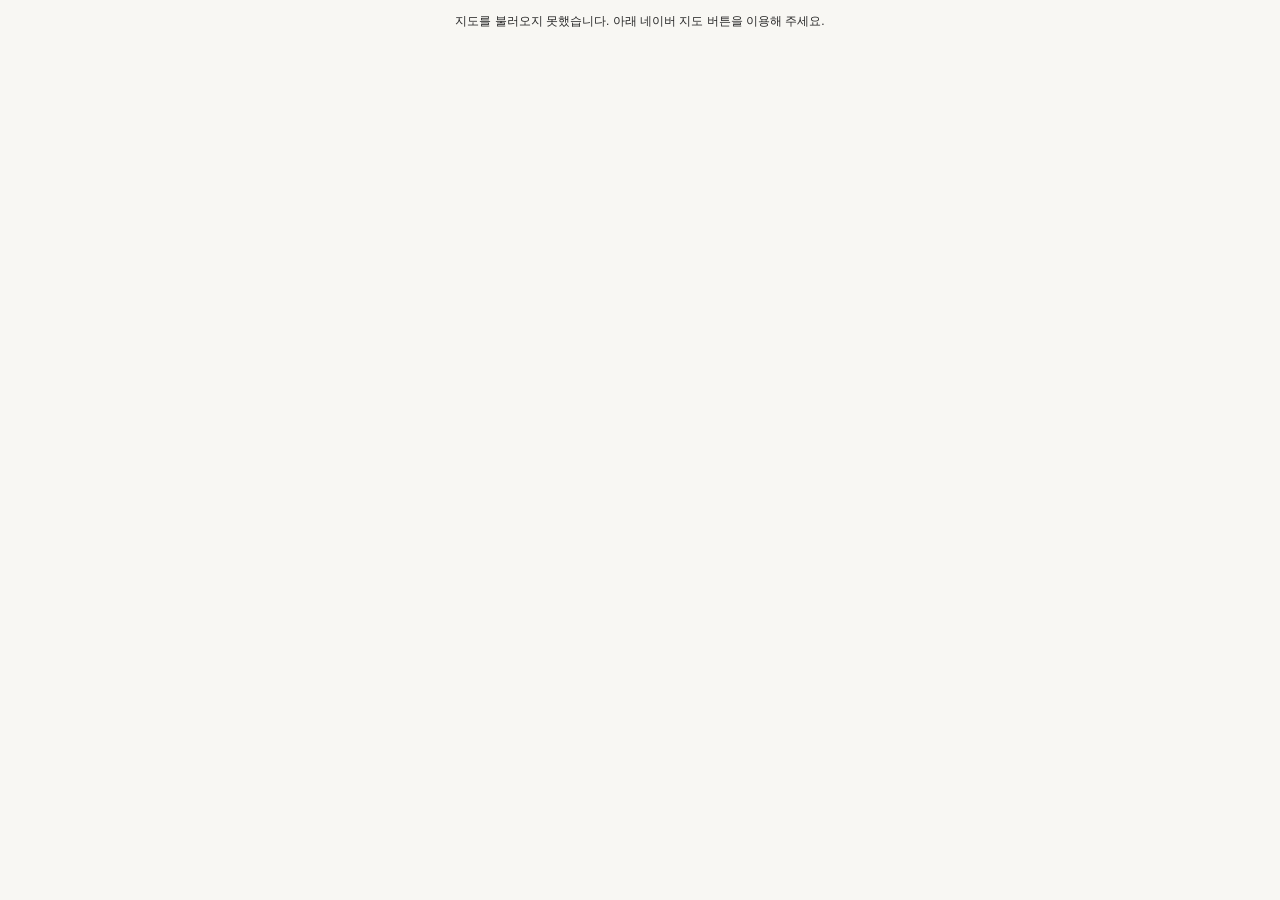
<file: venue-map.html>
<!doctype html>
<html lang="ko"><head><meta charset="utf-8"><meta name="viewport" content="width=device-width,initial-scale=1"><meta name="referrer" content="strict-origin-when-cross-origin"><meta http-equiv="Content-Security-Policy" content="default-src 'none'; script-src 'self' https://ssl.daumcdn.net https://t1.kakaocdn.net; style-src 'self' 'unsafe-inline' https://t1.kakaocdn.net; img-src data: https://*.kakaocdn.net https://*.daumcdn.net; connect-src https://*.kakao.com https://*.kakaocdn.net; base-uri 'none'; form-action 'none'; frame-src 'none'; upgrade-insecure-requests"><title>펄스 라이브홀 실제 지도</title><link rel="stylesheet" href="/venue-map.css"></head><body><div id="daumRoughmapContainer1719579296403" class="root_daum_roughmap root_daum_roughmap_landing"></div><p id="map-load-status" role="status">실제 지도를 불러오는 중입니다.</p><script charset="UTF-8" class="daum_roughmap_loader_script" src="https://ssl.daumcdn.net/dmaps/map_js_init/roughmapLoader.js"></script><script src="/venue-map.js"></script></body></html>
</file>
<file: analytics.css>
.analytics-consent{margin:24px 26px 32px;border-block:1px solid #684348;color:#cabdb4;font-size:12px;line-height:1.75;overflow-wrap:anywhere}
.analytics-consent details>summary{cursor:pointer;list-style:none;min-height:48px;display:flex;align-items:center;justify-content:space-between;gap:12px;color:#f2ebdb;font-weight:700}
.analytics-consent details>summary::-webkit-details-marker{display:none}.analytics-consent details>summary:focus-visible,.analytics-consent button:focus-visible{outline:2px solid #f2ebdb;outline-offset:4px}
.analytics-consent-body{padding:0 0 18px}.analytics-consent-body p{margin:0 0 12px}.analytics-consent-body strong{font-weight:700;color:#f2ebdb}.analytics-privacy-note{font-size:11px;color:#b6a3a1}
.analytics-choice{display:flex;gap:8px;flex-wrap:wrap;margin:16px 0 12px}.analytics-choice button{flex:1 1 125px;min-height:46px;padding:10px 12px;border:1px solid #80565b;color:#f2ebdb;background:transparent;font:inherit;font-weight:700;cursor:pointer}.analytics-choice #analytics-allow{background:#903039}.analytics-choice button:disabled{opacity:.55;cursor:not-allowed}
#analytics-status{font-size:11px;min-height:20px;margin:0;color:#d4b4af}.analytics-privacy-details{margin-top:10px;border-top:1px solid #403033}.analytics-consent .analytics-privacy-details>summary{min-height:42px;font-size:11px;font-weight:400;color:#bba9a5}.analytics-privacy-details p{font-size:10px;color:#a79492}
@media(max-width:350px){.analytics-consent{margin-inline:20px}.analytics-choice button{flex-basis:100px}}
/* Quiet, reachable footer settings. Consent logic and collection are unchanged. */
.footer{flex-wrap:wrap;row-gap:14px}
.footer>.analytics-consent{flex:0 0 100%;min-width:0;margin:0;border-block:0;border-top:1px solid #393131;padding-top:2px;font-size:12px;line-height:1.75}
.footer .analytics-consent #analytics-settings>summary{min-height:44px;font-size:10px;font-weight:400;letter-spacing:0;color:#b7aaa2}
.footer .analytics-consent #analytics-settings[open]>summary{color:#f0e7d9}
.footer .analytics-consent #analytics-settings>summary>span:last-child{font-size:15px;transition:transform .18s ease}
.footer .analytics-consent #analytics-settings[open]>summary>span:last-child{transform:rotate(45deg)}
.footer .analytics-consent-body{padding:4px 0 0}.footer .analytics-privacy-details p{font-size:11px}
@media(prefers-reduced-motion:reduce){.footer .analytics-consent #analytics-settings>summary>span:last-child{transition:none}}
</file>
<file: styles.css>
:root{--ink:#141413;--paper:#f0e7d9;--red:#ad3440;--bright:#d65a64;--muted:#a7a299;--rule:#3a3833;color-scheme:dark;font-family:Arial,"Noto Sans KR","Apple SD Gothic Neo","Malgun Gothic",sans-serif;background:var(--ink);color:var(--paper);font-synthesis:none}*{box-sizing:border-box}html{scroll-behavior:smooth;scroll-padding-top:20px}body{margin:0;background:radial-gradient(ellipse at 50% 12%,#422022 0,#151413 43%,#10100f 100%);line-height:1.6;-webkit-font-smoothing:antialiased}a{color:inherit;text-decoration:none}button,input{font:inherit}button,a{-webkit-tap-highlight-color:transparent}button{cursor:pointer}button:focus-visible,a:focus-visible,summary:focus-visible,input:focus-visible{outline:2px solid var(--paper);outline-offset:5px}button{color:inherit}.sr-only{position:absolute;width:1px;height:1px;padding:0;margin:-1px;overflow:hidden;clip:rect(0,0,0,0);white-space:nowrap;border:0}.skip-link{position:fixed;top:-100px;left:10px;z-index:99;background:var(--paper);color:var(--ink);padding:12px}.skip-link:focus{top:10px}.invitation{position:relative;width:100%;max-width:425px;margin:auto;background:var(--ink);box-shadow:0 0 100px #0008;overflow:clip}.desktop-note{position:fixed;inset:50% 40px auto;display:flex;justify-content:space-between;font:10px/1 monospace;letter-spacing:.3em;color:#877670;pointer-events:none}.desktop-note span:first-child{writing-mode:vertical-rl;transform:rotate(180deg)}.desktop-note span:last-child{writing-mode:vertical-rl}.masthead{height:58px;display:flex;justify-content:space-between;align-items:center;padding:0 24px;border-bottom:1px solid #ad344060}.brand{font-size:12px;letter-spacing:-.04em;font-weight:800;display:flex;align-items:center;gap:10px}.brand span{font-size:10px;letter-spacing:.11em;font-weight:400;color:#c7bcb2}.edition{font:8px monospace;letter-spacing:.1em;display:flex;align-items:center;gap:8px}.edition i{width:5px;height:5px;border-radius:50%;background:var(--bright)}.hero{background:var(--red)}.hero img{display:block;width:100%;height:auto}.scroll-cue{display:flex;justify-content:space-between;align-items:center;color:#191615;padding:13px 24px 16px;border-top:1px solid #22141030;font:8px/1 monospace;font-weight:bold;letter-spacing:.08em}.scroll-cue b{font:19px/1 sans-serif;margin-left:8px}.section{padding:48px 27px}.section-label{display:flex;align-items:center;justify-content:space-between;gap:10px;font:9px/1.2 monospace;letter-spacing:.14em;color:#c0b5aa}.live-dot{display:flex;align-items:center;gap:5px}.live-dot:before{content:"";width:5px;height:5px;background:var(--bright);border-radius:50%}.date-section{padding-top:35px;padding-bottom:38px;border-bottom:1px solid var(--rule)}.date-lockup{display:flex;align-items:center;justify-content:space-between;gap:18px;margin:23px 0 0}.date-lockup h2{margin:0;font:900 clamp(64px,22vw,94px)/1 Arial,sans-serif;letter-spacing:-.09em}.date-lockup h2 span{color:var(--red)}.date-aside{padding-top:3px;display:flex;flex-direction:column;align-items:flex-end;font:15px/1.4 monospace;letter-spacing:.08em}.date-aside strong{font:800 29px/1.25 Arial,sans-serif;letter-spacing:-.03em}.date-caption{display:flex;align-items:center;justify-content:space-between;gap:8px;margin-top:14px;font-size:12px;font-weight:600}.countdown{font:700 13px/1 monospace;color:var(--bright);border:1px solid var(--red);padding:7px 9px;white-space:nowrap}.countdown-note{margin:9px 0 26px;font-size:10px;color:var(--muted)}.venue-line{display:flex;align-items:center;gap:13px;padding:23px 0;border-top:1px solid var(--rule)}.cross{font:44px/1 Arial;color:var(--red)}.venue-line div{display:flex;flex-direction:column;gap:2px}.venue-line strong{font-size:19px;font-weight:800;letter-spacing:-.035em}.venue-line div span{font-size:11px;color:var(--muted)}.text-link{display:inline-flex;align-items:center;gap:15px;font-size:11px;font-weight:600;border-bottom:1px solid #726a61;padding:4px 0}.text-link span{font-size:15px}.calendar-note{display:block;font-size:9px;color:var(--muted);margin-top:7px}.invite-copy{padding-top:47px;padding-bottom:46px;background:radial-gradient(ellipse at 100% 38%,#3b1f2240,transparent 72%)}.invite-copy h2{font-size:clamp(30px,9vw,38px);letter-spacing:-.065em;line-height:1.45;margin:32px 0 25px;font-weight:850;word-break:keep-all}.invite-copy em{font-style:normal;color:var(--bright)}.invite-copy p{font-size:13px;line-height:1.95;color:#c5beb3;margin:0 0 15px;letter-spacing:-.025em}.anchor-actions{display:grid;grid-template-columns:1.08fr 1fr;gap:8px;margin-top:30px}.button{min-height:50px;display:flex;align-items:center;justify-content:space-between;gap:12px;padding:14px 17px;font-size:12px;font-weight:700;border:1px solid transparent;border-radius:0;transition:background .2s,color .2s}.button span{font-size:19px;line-height:1}.button-red{background:var(--red);color:#fff3e8}.button-red:hover{background:#bc3e4a}.button-outline{background:transparent;border-color:#5b524a;color:var(--paper)}.button-outline:hover{background:#28231f}.interlude{overflow:hidden;display:flex;gap:26px;align-items:center;justify-content:center;background:var(--red);color:#181513;padding:10px 0;font:900 18px/1.2 Arial,sans-serif;letter-spacing:-.04em;white-space:nowrap;transform:rotate(-2deg);width:104%;margin-left:-2%}.interlude span+span:before{content:"✷";margin-right:24px;font-size:23px;vertical-align:-1px}.setlist-section{padding-top:53px;padding-bottom:42px}.display-heading{position:relative;font:900 55px/.91 Impact,"Arial Narrow",Arial,sans-serif;letter-spacing:-.025em;margin:28px 0 27px}.display-heading>span{color:transparent;-webkit-text-stroke:1px var(--paper)}.display-heading b{position:absolute;right:2px;top:3px;font:80px/1 Arial;color:var(--red);font-weight:400}.setlist-intro{margin-bottom:19px}.setlist-intro p{font-size:12px;line-height:1.9;margin:0 0 16px;letter-spacing:-.02em}.setlist-intro p span{font-size:10px;color:var(--muted)}.expand-all{display:flex;gap:9px;align-items:center;margin-left:auto;padding:7px 0 7px 12px;background:none;border:0;font-size:10px;color:#c1b8af;min-height:32px}.expand-all span{font-size:15px}.songs{border-top:1px solid #8b756a}.song{border-bottom:1px solid var(--rule)}.song summary{list-style:none;display:flex;align-items:center;gap:14px;min-height:81px;padding:15px 0;cursor:pointer}.song summary::-webkit-details-marker{display:none}.track-no{font:10px monospace;color:var(--bright);align-self:flex-start;margin-top:4px;min-width:16px}.track{display:flex;flex-direction:column;gap:3px;min-width:0;flex:1}.track strong{font-size:16px;letter-spacing:-.035em;line-height:1.35;font-weight:700;overflow-wrap:anywhere}.track>span{font-size:10px;color:var(--muted);letter-spacing:.01em}.plus{position:relative;width:16px;height:16px;flex-shrink:0;opacity:.8}.plus:before,.plus:after{content:"";position:absolute;background:#b5a99d}.plus:before{left:1px;top:7px;width:14px;height:1px}.plus:after{left:7px;top:1px;width:1px;height:14px;transition:transform .2s}details[open] .plus:after{transform:rotate(90deg)}details[open]{background:#251b1b}.song-links{display:flex;gap:7px;padding:0 0 18px 30px}.song-links a{flex:1;display:flex;justify-content:space-between;align-items:center;font-size:10px;padding:11px 10px;border:1px solid #5b3e3d}.song-links a:hover{background:var(--red)}.song-links span{font-size:13px}.search-note{font-size:9px;line-height:1.9;color:var(--muted);margin:17px 0 0}.venue-section{border-top:1px solid var(--rule);background:#1b1a17;padding-bottom:36px}.venue-section h2{font:900 44px/.98 Impact,"Arial Narrow",Arial,sans-serif;letter-spacing:-.02em;margin:27px 0}.venue-period{color:var(--bright)}.venue-graphic{height:152px;border:1px solid #776259;position:relative;overflow:hidden;display:flex;align-items:center;justify-content:center;color:#b34a50;background:repeating-linear-gradient(0deg,transparent,transparent 21px,#6b403a24 21px,#6b403a24 22px),repeating-linear-gradient(90deg,transparent,transparent 21px,#6b403a24 21px,#6b403a24 22px)}.venue-graphic>span{position:relative;padding:7px 14px;background:#1b1a17;text-align:center;font:900 16px/1.2 Arial;letter-spacing:-.04em;color:var(--paper);z-index:1}.venue-graphic>b{position:absolute;right:16px;top:7px;font:27px/1.2 Arial;color:#ca6d6f}.hall-lines{position:absolute;inset:0;display:flex;align-items:center;justify-content:center}.hall-lines i{position:absolute;border:1px solid #ad344080;width:112px;height:61px;transform:rotate(-13deg)}.hall-lines i:nth-child(2){width:153px;height:84px}.hall-lines i:nth-child(3){width:194px;height:107px}.hall-lines i:nth-child(4){width:235px;height:130px}.hall-lines i:nth-child(5){width:276px;height:153px}.venue-copy{font-size:13px;letter-spacing:-.025em;margin:21px 0 18px}.button-cream{background:var(--paper);color:var(--ink)}.button-cream:hover{background:#fff7eb}.small-note{font-size:10px;line-height:1.8;color:var(--muted);margin:13px 0 0}.notice-section{padding-top:38px;padding-bottom:41px}.notice-section h2{font-size:23px;letter-spacing:-.06em;margin:23px 0 20px}.event-notices{margin:0;border-top:1px solid var(--rule);font-size:11px}.event-notices div{display:flex;justify-content:space-between;padding:14px 0;border-bottom:1px solid var(--rule);gap:16px}.event-notices dt{color:var(--muted)}.event-notices dd{margin:0;font-weight:600}.event-notices dd.pending{font-weight:400;color:#b6aaa1}.notice-section p{font-size:10px;line-height:1.9;color:var(--muted);margin:18px 0 0}.closing{position:relative;isolation:isolate;background:var(--red);color:var(--ink);padding-top:34px;padding-bottom:31px}.closing:before{content:"";position:absolute;inset:0;pointer-events:none;z-index:-1;opacity:.07;background-image:url("data:image/svg+xml,%3Csvg viewBox='0 0 180 180' xmlns='http://www.w3.org/2000/svg'%3E%3Cfilter id='n'%3E%3CfeTurbulence type='fractalNoise' baseFrequency='.72' numOctaves='3' stitchTiles='stitch'/%3E%3C/filter%3E%3Crect width='100%25' height='100%25' opacity='.7' filter='url(%23n)'/%3E%3C/svg%3E")}.closing-kicker{font:9px/1 monospace;letter-spacing:.14em;font-weight:bold}.closing h2{font:900 clamp(58px,18.5vw,78px)/.9 Impact,"Arial Narrow",Arial,sans-serif;letter-spacing:-.03em;margin:27px 0 25px}.closing h2 span{color:transparent;-webkit-text-stroke:1.3px var(--ink)}.closing-rule{display:flex;justify-content:space-between;border-top:1px solid #27161699;border-bottom:1px solid #27161699;padding:10px 0;font:700 11px/1 monospace;letter-spacing:.13em}.closing p{font-size:13px;line-height:1.8;font-weight:600;margin:26px 0 23px;letter-spacing:-.02em}.button-black{width:100%;background:var(--ink);color:var(--paper)}.button-black:hover{background:#29201f}.copy-link{background:none;border:0;color:var(--ink);font-size:11px;font-weight:700;min-height:44px;padding:12px 10px;text-decoration:underline;text-underline-offset:5px;display:block;margin:4px auto 0}.copy-fallback label{display:block;font-size:11px;margin:12px 0 6px}.copy-fallback input{width:100%;padding:10px;border:1px solid #201514;background:#852c35;color:white;font-size:11px;border-radius:0}.footer{padding:26px 27px 29px;display:flex;align-items:center;justify-content:space-between;gap:20px}.footer a{font:900 19px/1 Arial;letter-spacing:-.07em;display:flex;gap:8px}.footer a span{font-size:16px;font-weight:400;color:var(--bright)}.footer>span{font:7px/1.7 monospace;color:var(--muted);letter-spacing:.04em;text-align:right}.toast{position:fixed;z-index:30;bottom:max(24px,env(safe-area-inset-bottom));left:50%;transform:translate(-50%,15px);padding:12px 19px;border:1px solid #76645b;box-shadow:0 4px 24px #0006;background:#f0e7d9;color:#181513;font-size:12px;font-weight:600;width:max-content;max-width:calc(100vw - 36px);text-align:center;opacity:0;transition:opacity .2s,transform .2s;pointer-events:none}.toast.visible{opacity:1;transform:translate(-50%,0)}@media(min-width:700px){.invitation{margin:32px auto;border:1px solid #ffffff12}.masthead{height:59px}}@media(max-width:699px){.desktop-note{display:none}}@media(max-width:350px){.section{padding-left:21px;padding-right:21px}.masthead{padding:0 20px}.edition{font-size:7px}.brand{gap:6px}.track strong{font-size:14px}.display-heading{font-size:50px}.button{font-size:11px;padding-left:12px;padding-right:12px}.date-lockup h2{font-size:72px}}@media(prefers-reduced-motion:reduce){html{scroll-behavior:auto}*,*:before,*:after{transition:none!important;animation:none!important}}
</file>
<file: motion.css>
/* Cinematic, composited stage treatment. The original poster remains intact. */
.poster-stage{position:relative;isolation:isolate;overflow:hidden;background:#9f313c;--pointer-x:0px;--pointer-y:0px;--scroll-lift:0px;--tilt:0deg}.poster-stage>img{position:relative;z-index:1;transform-origin:50% 48%;transition:transform .7s cubic-bezier(.18,.65,.25,1)}.motion-ready:not(.motion-still) .poster-stage>img{transform:translate3d(var(--pointer-x),calc(var(--pointer-y) + var(--scroll-lift)),0) scale(1.035)}.stage-lights{position:absolute;inset:-5%;z-index:3;pointer-events:none;overflow:hidden;mix-blend-mode:screen;opacity:.78;transition:opacity .9s}.spotlight{position:absolute;top:-20%;width:100%;height:140%;transform-origin:50% 8%;background:conic-gradient(from 158deg at 50% 0%,transparent 0deg,#ff3d4800 6deg,#ff616f45 16deg,#ffbcb860 22deg,#ef405340 29deg,transparent 37deg);will-change:transform;animation:light-left 13s ease-in-out infinite alternate;animation-play-state:paused}.spotlight-left{left:-26%;transform:rotate(-19deg)}.spotlight-right{right:-28%;opacity:.65;animation-name:light-right;animation-duration:17s;background:conic-gradient(from 159deg at 50% 0%,transparent 0deg,#ff536a00 7deg,#f8404d55 17deg,#ffd7c348 22deg,#ff344440 28deg,transparent 37deg)}.stage-haze{position:absolute;inset:35% -50% -15%;background:radial-gradient(ellipse at 40% 70%,#dc3b5350,transparent 60%),radial-gradient(ellipse at 70% 60%,#ffcab323,transparent 40%);animation:haze-drift 19s ease-in-out infinite alternate;animation-play-state:paused;will-change:transform}.stage-orbit{position:absolute;inset:5%;opacity:0;transform:rotate(-28deg) scale(.7);transition:opacity 1s,transform 2.4s cubic-bezier(.16,1,.3,1)}.stage-orbit svg{width:100%;height:100%;overflow:visible;fill:none;stroke:#ffb1a2;stroke-width:.6}.stage-orbit ellipse:nth-child(2){stroke-dasharray:2 7}.stage-orbit path{stroke-width:.35;opacity:.5}.opening-shade{position:absolute;inset:0;z-index:4;pointer-events:none;background:linear-gradient(160deg,#16080ef0,#16080eab);opacity:0}.stage-title{position:absolute;inset:0;z-index:5;display:flex;flex-direction:column;justify-content:center;align-items:center;gap:45px;pointer-events:none;color:#f5e9d9;opacity:0;padding:12px 22px}.stage-eyebrow{font:8px/1 monospace;letter-spacing:.35em}.kinetic-title{display:flex;justify-content:center;font:900 clamp(49px,17.5vw,76px)/.9 Impact,'Arial Narrow',Arial,sans-serif;letter-spacing:-.055em;transform:scaleY(1.75);width:100%;white-space:nowrap}.kinetic-title span{display:block;transform-origin:center bottom}.kinetic-title span:nth-child(2){--letter-index:1}.kinetic-title span:nth-child(3){--letter-index:2}.kinetic-title span:nth-child(4){--letter-index:3}.kinetic-title span:nth-child(5){--letter-index:4}.kinetic-title span:nth-child(6){--letter-index:5}.stage-title-foot{display:flex;align-items:center;gap:12px;font:8px/1 monospace;letter-spacing:.18em}.stage-title-foot i{width:45px;height:1px;background:#d85864}.stage-edge{position:absolute;z-index:4;bottom:11px;left:20px;right:20px;display:flex;align-items:end;justify-content:space-between;color:#1b1414;font:7px/1 monospace;letter-spacing:.13em;pointer-events:none;opacity:.8}.energy-bars{display:flex;gap:3px;height:17px;align-items:end}.energy-bars i{display:block;width:2px;background:#271515;height:var(--bar-height,5px);transform-origin:bottom;transition:background .8s}.energy-bars i:nth-child(3n+1){--bar-height:11px;--bar-delay:-.4s}.energy-bars i:nth-child(4n){--bar-height:17px;--bar-delay:-.8s}.energy-bars i:nth-child(2n){--bar-height:8px;--bar-delay:-1.2s}.stage-console{display:flex;align-items:stretch;border-top:1px solid #1f151577;border-bottom:1px solid #1f151577;background:#211416;color:#e9d8cd;position:relative;z-index:5;transition:background .9s,color .9s}.ignite-button{flex:1;min-height:53px;background:transparent;border:0;padding:8px 21px;display:flex;align-items:center;gap:11px;font:700 10px/1 monospace;letter-spacing:.1em;color:inherit;text-align:left;overflow:hidden;position:relative}.ignite-star{font:25px/1 Arial;color:#d44b59;transition:transform 1.4s cubic-bezier(.16,1,.3,1),color .9s}.ignite-arrow{margin-left:auto;font:20px Arial;transition:transform .6s}.ignite-button:hover .ignite-arrow{transform:translate(2px,-2px)}.ignite-button:after{content:'';position:absolute;inset:0;pointer-events:none;background:linear-gradient(110deg,transparent 20%,#ffe0b722 46%,transparent 70%);transform:translateX(-130%)}.motion-toggle{min-width:87px;min-height:44px;border:0;border-left:1px solid #ffffff21;background:transparent;color:#cdb8af;font-size:9px;padding:8px 17px;white-space:nowrap}.motion-toggle:hover{color:#fff1e4}.motion-ready .hero.is-intro .opening-shade{animation:opening-shade 3.2s cubic-bezier(.2,.6,.2,1) both}.motion-ready .hero.is-intro .stage-title{animation:title-envelope 3.2s linear both}.motion-ready .hero.is-intro .kinetic-title span{animation:letter-rise 1.05s cubic-bezier(.16,1,.3,1) both;animation-delay:calc(.15s + var(--letter-index,0)*.075s)}.motion-ready .hero.is-intro .stage-eyebrow{animation:eyebrow-in 1.2s .1s both}.motion-ready .hero.is-intro .stage-title-foot{animation:eyebrow-in 1s .5s both}.stage-playing .spotlight,.stage-playing .stage-haze{animation-play-state:running}.hero.is-ignited .stage-lights{opacity:1}.hero.is-ignited .stage-orbit{opacity:.9;transform:rotate(3deg) scale(1.12)}.hero.is-ignited .spotlight-left{animation:ignite-left 4.2s cubic-bezier(.16,1,.3,1) both}.hero.is-ignited .spotlight-right{animation:ignite-right 4.2s cubic-bezier(.16,1,.3,1) both}.hero.is-ignited .stage-console{background:#e7d1bc;color:#211416}.hero.is-ignited .motion-toggle{color:#4a292c;border-left-color:#6b3c3840}.hero.is-ignited .ignite-star{color:#a82f3b;transform:rotate(135deg) scale(1.25)}.hero.is-ignited .ignite-button:after{animation:console-sweep 2.2s ease-out both}.hero.is-ignited .energy-bars i{background:#f5d0af;animation:energy-wave 1.5s var(--bar-delay,0s) ease-in-out 3 alternate}.motion-ready:not(.motion-still) .reveal-item{opacity:0;transform:translate3d(0,28px,0);transition:opacity .8s cubic-bezier(.16,1,.3,1),transform .9s cubic-bezier(.16,1,.3,1);transition-delay:var(--reveal-delay,0ms)}.motion-ready:not(.motion-still) .reveal-item.is-visible{opacity:1;transform:translate3d(0,0,0)}.motion-ready:not(.motion-still) .song.reveal-item{transform:translate3d(16px,0,0);transition-duration:.55s,.7s}.motion-ready:not(.motion-still) .song.reveal-item.is-visible{transform:translate3d(0,0,0)}.motion-ready .section-label:after{content:'';height:1px;flex:1;order:0;background:linear-gradient(90deg,#ad3440,transparent);transform:scaleX(0);transform-origin:left;transition:transform 1.4s .15s cubic-bezier(.16,1,.3,1)}.motion-ready .is-visible .section-label:after{transform:scaleX(1)}.motion-ready .section-label>span:last-child{order:1}.motion-ready .closing.is-visible .closing-rule{animation:rule-reveal 1.3s ease-out both}.motion-ready .display-heading b{transition:transform 1.4s cubic-bezier(.16,1,.3,1)}.motion-ready .setlist-section:not(.is-visible) .display-heading b{transform:rotate(-80deg) scale(.55)}.motion-ready .setlist-section.is-visible .display-heading b{transform:rotate(0) scale(1)}.motion-paused *,.hero:not(.stage-playing) .stage-lights *,.hero:not(.stage-playing) .stage-title,.hero:not(.stage-playing) .stage-title *,.hero:not(.stage-playing) .opening-shade{animation-play-state:paused!important}.motion-still .stage-title,.motion-still .opening-shade{display:none!important}.motion-still .poster-stage>img{transform:none!important}.motion-still .stage-lights{opacity:.27}.motion-still .stage-lights *,.motion-still .energy-bars i{animation:none!important}.motion-still .reveal-item{opacity:1!important;transform:none!important;transition:none!important}.motion-still .hero.is-ignited .stage-orbit{opacity:.45;transform:none;transition:none}.motion-still .hero.is-ignited .stage-console{background:#5d2029;color:#f2e5d4}.motion-still .hero.is-ignited .motion-toggle{color:#f2e5d4}.motion-still .hero.is-ignited .ignite-star{color:#eeab9d;transform:none}.motion-still .hero.is-ignited .ignite-button:after{animation:none}.motion-still .section-label:after{transform:scaleX(1)}
@keyframes light-left{from{transform:rotate(-27deg) translateX(-2%)}to{transform:rotate(17deg) translateX(5%)}}@keyframes light-right{from{transform:rotate(26deg) translateX(2%)}to{transform:rotate(-17deg) translateX(-5%)}}@keyframes haze-drift{from{transform:translate3d(-5%,4%,0) scale(.95)}to{transform:translate3d(7%,-5%,0) scale(1.1)}}@keyframes opening-shade{0%,29%{opacity:.95}62%{opacity:.7}100%{opacity:0}}@keyframes title-envelope{0%{opacity:0}9%,58%{opacity:1}100%{opacity:0}}@keyframes letter-rise{from{opacity:0;transform:translate3d(0,80px,0) rotateX(-50deg)}to{opacity:1;transform:translate3d(0,0,0) rotateX(0)}}@keyframes eyebrow-in{from{opacity:0;transform:translateY(10px);letter-spacing:.6em}to{opacity:1;transform:translateY(0)}}@keyframes ignite-left{0%{transform:rotate(-30deg) scale(.8)}48%{transform:rotate(18deg) scale(1.4)}100%{transform:rotate(-12deg) scale(1)}}@keyframes ignite-right{0%{transform:rotate(30deg) scale(.8)}48%{transform:rotate(-18deg) scale(1.4)}100%{transform:rotate(12deg) scale(1)}}@keyframes console-sweep{to{transform:translateX(130%)}}@keyframes energy-wave{from{transform:scaleY(.45)}to{transform:scaleY(1.35)}}@keyframes rule-reveal{from{clip-path:inset(0 100% 0 0)}to{clip-path:inset(0)}}
@media(max-width:350px){.stage-title{gap:35px;padding:10px 17px}.stage-eyebrow{font-size:7px;letter-spacing:.25em}.stage-title-foot{font-size:7px;gap:8px}.ignite-button{padding:8px 17px}.motion-toggle{min-width:77px;padding:8px 12px}.spotlight{opacity:.7}}
@media(prefers-reduced-motion:reduce){.poster-stage>img{transform:none!important}.stage-title,.opening-shade{display:none!important}.stage-lights{opacity:.2!important}.stage-lights *,.energy-bars i{animation:none!important}.reveal-item{opacity:1!important;transform:none!important;transition:none!important}.stage-orbit{transition:none!important}.ignite-star,.ignite-arrow{transform:none!important}.section-label:after{transform:scaleX(1)!important}.ignite-button:after{display:none}}
@media print{.stage-lights,.stage-title,.opening-shade,.stage-edge,.stage-console{display:none!important}.reveal-item{opacity:1!important;transform:none!important}.poster-stage>img{transform:none!important}}
.hero:not(.stage-playing) .energy-bars i,.hero:not(.stage-playing) .ignite-button:after{animation-play-state:paused!important}
</file>
<file: scroll.css>
@font-face{font-family:'Anton';src:url('/assets/fonts/anton-subset.woff2') format('woff2');font-style:normal;font-weight:400;font-display:swap}@font-face{font-family:'Black Han Sans';src:url('/assets/fonts/blackhan-subset.woff2') format('woff2');font-style:normal;font-weight:400;font-display:swap}@font-face{font-family:'Noto Sans KR';src:url('/assets/fonts/notokr-subset.woff2') format('woff2');font-style:normal;font-weight:400 700;font-display:swap}
:root{font-family:'Noto Sans KR','Apple SD Gothic Neo','Malgun Gothic',sans-serif;--velocity-scale:1;--velocity-skew:0deg}.brand{font-family:'Black Han Sans',sans-serif;font-weight:400;font-size:12px}.brand span{font-family:'Anton',Impact,sans-serif;font-size:12px;letter-spacing:.04em}.invite-copy h2,.notice-section h2{font-family:'Black Han Sans','Noto Sans KR',sans-serif;font-weight:400;letter-spacing:-.035em}.invite-copy h2{font-size:clamp(32px,9.5vw,40px);line-height:1.4}.invite-copy p{font-size:13px;line-height:2}.date-lockup h2{font-family:'Anton',Impact,sans-serif;font-weight:400;font-size:104px;letter-spacing:-.025em}.date-aside strong{font-family:'Anton',Impact,sans-serif;font-weight:400;font-size:31px;letter-spacing:.005em}.display-heading{font-family:'Anton',Impact,sans-serif;font-weight:400;font-size:76px;line-height:1.01;letter-spacing:.005em}.display-heading .heading-mask{display:block;overflow:hidden;color:var(--paper);-webkit-text-stroke:0;line-height:1.07;margin-top:-4px;padding-bottom:1px}.display-heading .heading-mask>span{display:block;transition:transform 1.1s cubic-bezier(.16,1,.3,1);transform-origin:left bottom}.display-heading .heading-mask:nth-child(2)>span{transition-delay:.14s}.display-heading .heading-outline{color:transparent;-webkit-text-stroke:1px var(--paper)}.scroll-ready:not(.motion-still) .setlist-section:not(.is-visible) .heading-mask>span{transform:translate3d(0,115%,0) rotate(5deg)}.scroll-ready .setlist-section.is-visible .heading-mask>span{transform:translate3d(0,0,0) rotate(0)}.display-heading b{font-size:74px;top:9px;right:0}.track strong{font-family:'Noto Sans KR',sans-serif;font-weight:700;font-size:16px;letter-spacing:-.045em}.track>span{font-size:10px;letter-spacing:0}.venue-section h2{font-family:'Anton',Impact,sans-serif;font-weight:400;font-size:54px;line-height:1.04;letter-spacing:.005em}.closing h2{font-family:'Anton',Impact,sans-serif;font-weight:400;font-size:104px;line-height:.99;letter-spacing:-.015em}.kinetic-title{font-family:'Anton',Impact,sans-serif;font-weight:400;font-size:86px;letter-spacing:.015em;transform:scaleY(1.52)}.footer a{font-family:'Anton',Impact,sans-serif;font-weight:400;font-size:23px;letter-spacing:.03em}.venue-line strong{font-family:'Anton',Impact,sans-serif;font-weight:400;font-size:24px;letter-spacing:.015em}.button,.event-notices{font-family:'Noto Sans KR',sans-serif}.section-label{line-height:1.5}.notice-section h2{font-size:27px}
.scroll-stack{position:relative;padding:22px 13px 28px;isolation:isolate;background:#211718;border-top:1px solid #573035;border-bottom:1px solid #573035;--stack-p:0;--card-b-y:112%;--card-a-scale:1;--card-a-y:0px;--card-b-rotate:-4deg;--burst-rotate:-18deg;--stack-glow:0}.scroll-stack:before{content:'';position:absolute;inset:0;z-index:-1;background:radial-gradient(ellipse at 50% 50%,#be394855,#4b182600 68%);opacity:calc(.25 + var(--stack-glow)*.75)}.stack-cue{display:flex;justify-content:space-between;align-items:center;font:8px/1 monospace;letter-spacing:.15em;padding:0 8px 18px;color:#d5b9ae}.stack-cue>span:last-child{font:18px/1 sans-serif;color:#d05e68}.stack-deck{position:relative;display:grid;gap:16px}.stack-card{position:relative;overflow:hidden;min-height:340px;display:flex;flex-direction:column;justify-content:space-between;padding:20px 21px 19px;border:1px solid #ffffff10;box-shadow:0 15px 38px #0003;transform-origin:center top}.stack-card-a{background:#a52e3c;color:#171411;z-index:1}.stack-card-b{background:#eee3cf;color:#1a1815;z-index:2}.stack-card-top,.stack-card-bottom{display:flex;align-items:center;justify-content:space-between;gap:12px;font:8px/1.25 monospace;letter-spacing:.1em;position:relative;z-index:3}.stack-card-top{border-bottom:1px solid currentColor;padding-bottom:12px}.stack-card-bottom{border-top:1px solid currentColor;padding-top:13px}.stack-card-bottom strong{font-family:'Anton',Impact,sans-serif;font-weight:400;font-size:17px;letter-spacing:.04em}.stack-word{font-family:'Anton',Impact,sans-serif;font-weight:400;text-align:center;letter-spacing:-.025em;white-space:nowrap;transform-origin:center;position:relative;z-index:2}.stack-word-name{font-size:clamp(70px,22vw,94px);line-height:1.2;margin:20px -12px 0}.stack-burst{font:112px/.9 Arial,sans-serif;align-self:center;transform:rotate(var(--burst-rotate));margin:0 0 18px;color:#171411}.stack-word-live{font-size:170px;line-height:.9;margin:24px 0 5px;isolation:isolate}.live-outline{position:absolute;inset:0;z-index:-1;color:transparent;-webkit-text-stroke:.7px #aa353f;transform:translate(12px,8px);opacity:.75}.stack-card-b h2{font-family:'Black Han Sans',sans-serif;font-weight:400;font-size:26px;line-height:1.2;letter-spacing:-.02em;text-align:center;margin:15px 0 30px}.stack-progress{margin:18px 8px 0;display:flex;align-items:center;gap:12px;font:7px/1.3 monospace;letter-spacing:.11em;color:#c3a39a}.stack-progress i{height:2px;width:58px;position:relative;background:#513238;overflow:hidden}.stack-progress i:after{content:'';position:absolute;inset:0;background:#e8d5bc;transform:scaleX(var(--stack-p));transform-origin:left}.scroll-ready:not(.motion-still) .scroll-stack{height:138svh;min-height:760px;max-height:1150px;padding-top:26px;padding-bottom:26px}.scroll-ready:not(.motion-still) .stack-sticky{position:sticky;top:clamp(14px,7svh,55px)}.scroll-ready:not(.motion-still) .stack-deck{display:block;height:clamp(340px,58svh,440px);overflow:clip;padding-top:18px}.scroll-ready:not(.motion-still) .stack-card{position:absolute;top:18px;left:0;right:0;height:calc(100% - 18px);min-height:0;will-change:transform}.scroll-ready:not(.motion-still) .stack-card-a{transform:translate3d(0,var(--card-a-y),0) scale(var(--card-a-scale))}.scroll-ready:not(.motion-still) .stack-card-b{transform:translate3d(0,var(--card-b-y),0) rotate(var(--card-b-rotate))}.scroll-ready:not(.motion-still) .velocity-type{transform:scaleY(var(--velocity-scale)) skewY(var(--velocity-skew));will-change:transform}.scroll-ready:not(.motion-still) .song.reveal-item .track strong{clip-path:inset(0 0 100% 0);transform:translate3d(0,9px,0);transition:clip-path .7s cubic-bezier(.16,1,.3,1),transform .8s cubic-bezier(.16,1,.3,1)}.scroll-ready:not(.motion-still) .song.reveal-item.is-visible .track strong{clip-path:inset(0);transform:translate3d(0,0,0)}.scroll-ready:not(.motion-still) .song.reveal-item .track-no{transform:scale(.8);transition:transform .7s}.scroll-ready:not(.motion-still) .song.reveal-item.is-visible .track-no{transform:scale(1)}.motion-still .stack-card,.motion-still .velocity-type,.motion-still .stack-burst{transform:none!important}.motion-still .heading-mask>span{transform:none!important;transition:none!important}.motion-still .stack-progress{display:none}.motion-still .poster-stage>img{transition:none!important}
@media(max-width:350px){.date-lockup h2{font-size:94px}.invite-copy h2{font-size:32px}.display-heading{font-size:67px}.display-heading b{font-size:60px}.venue-section h2{font-size:48px}.closing h2{font-size:90px}.kinetic-title{font-size:69px}.track strong{font-size:14px}.scroll-stack{padding-left:10px;padding-right:10px}.stack-card{padding-left:18px;padding-right:18px}.stack-word-name{font-size:73px}.stack-word-live{font-size:148px}.stack-card-b h2{font-size:23px}.stack-card-top{font-size:7px}.stack-burst{font-size:98px}}
@media(prefers-reduced-motion:reduce){.scroll-stack{height:auto!important;min-height:0!important;max-height:none!important}.stack-sticky{position:relative!important;top:auto!important}.stack-deck{display:grid!important;height:auto!important;overflow:visible!important}.stack-card{position:relative!important;inset:auto!important;min-height:340px!important;transform:none!important;will-change:auto!important}.velocity-type,.stack-burst,.heading-mask>span{transform:none!important;will-change:auto!important}.stack-progress{display:none}.song .track strong{clip-path:none!important;transform:none!important}}
@media print{.scroll-stack{height:auto!important;min-height:0!important}.stack-sticky{position:relative!important;top:auto!important}.stack-deck{display:grid!important;height:auto!important}.stack-card{position:relative!important;inset:auto!important;min-height:340px!important;transform:none!important}.velocity-type{transform:none!important}}
</file>
<file: vivid.css>
/* V4: richer non-destructive poster grading; one silent LED signature + native-scroll curtains. */
:root{--ink:#141413;--paper:#f0e7d9;--red:#903039;--bright:#c56870;--muted:#b9aeb3;--rule:#37202a}body{background:radial-gradient(ellipse at 50% 15%,#3d2023 0,#1b1616 43%,#141413 100%)}.invitation{box-shadow:0 0 110px #0009}.masthead{background:#141413;border-color:#d61c3850}.brand span{color:#eacbd3}.edition i{background:#b94e59}.hero,.poster-stage{background:#903039}.poster-stage>img{filter:none;opacity:1}.stage-haze,.stage-orbit{display:none!important}.stage-lights{mix-blend-mode:normal;opacity:0!important}.stage-edge{display:none}.scroll-cue{background:#903039;color:#f0e7d9}.stage-console{background:#141413;color:#f0e7d9;border-color:#cc174948}.motion-toggle{color:#d7bdc7}.ignite-star{color:#b94e59}.hero.is-ignited .stage-console{background:#903039;color:#f0e7d9}.hero.is-ignited .motion-toggle{color:#f0e7d9;border-color:#ff577a50}.hero.is-ignited .ignite-star{color:#f0e7d9}.hero.is-ignited .ignite-button:after{animation:none}.stage-title{gap:23px;padding:15px 18px;background:radial-gradient(ellipse at 50% 65%,#4c222b80,transparent 68%);color:#fff8f8}.opening-shade{background:#141413}.stage-eyebrow{color:#b94e59;font-size:9px;letter-spacing:.32em}.stage-title-foot{font-size:9px;color:#ffc6d2}.stage-title-foot i{width:35px;background:#a7404b}.eq-canvas{display:none;width:100%;height:auto;aspect-ratio:2.12;max-width:390px;image-rendering:auto}.eq-ready .eq-canvas{display:block}.eq-ready .kinetic-title{display:none}.motion-ready .hero.is-intro .stage-title,.motion-ready .hero.is-ignited .stage-title{animation:title-envelope 4.2s linear both}.motion-ready .hero.is-intro .opening-shade,.motion-ready .hero.is-ignited .opening-shade{animation:opening-shade 4.2s cubic-bezier(.2,.6,.2,1) both}.motion-ready .hero.is-intro .kinetic-title span,.motion-ready .hero.is-ignited .kinetic-title span{animation:none}.motion-ready .hero.is-intro .stage-eyebrow,.motion-ready .hero.is-intro .stage-title-foot{animation:none}.stage-title:before,.stage-title:after{content:'';position:absolute;left:-15%;right:-15%;height:1px;background:linear-gradient(90deg,transparent,#a7404b,transparent);opacity:.5;transform:rotate(-21deg);pointer-events:none}.stage-title:before{top:21%}.stage-title:after{bottom:21%;transform:rotate(21deg)}
@keyframes title-envelope{0%{opacity:0;transform:scale(.94)}8%,72%{opacity:1;transform:scale(1)}100%{opacity:0;transform:scale(1.09)}}@keyframes opening-shade{0%,64%{opacity:.98}100%{opacity:0}}
.section-label{color:#d5bec8}.invite-copy{background:radial-gradient(ellipse at 100% 38%,#3b1f2244,transparent 72%)}.invite-copy p{color:#d5c4cc}.button-red{background:#903039;color:#fff}.button-red:hover{background:#a7404b}.button-outline{border-color:#704052}.button-outline:hover{background:#35101c}.expand-all{color:#d9c7cf}.songs{border-color:#864154}details[open]{background:#240b16}.plus:before,.plus:after{background:#e9c8d4}.song-links a{border-color:#743045}.venue-section,.venue-graphic>span{background:#171514}.venue-graphic{border-color:#892743;background:repeating-linear-gradient(0deg,transparent,transparent 21px,#ae173424 21px,#ae173424 22px),repeating-linear-gradient(90deg,transparent,transparent 21px,#ae173424 21px,#ae173424 22px)}.hall-lines i{border-color:#a7404b90}.venue-graphic>b{color:#b94e59}.button-cream{background:#903039;color:#fff}.button-cream:hover{background:#a7404b}.event-notices dd.pending{color:#d5bdc7}.closing{background:#903039;color:#f0e7d9}.closing h2 span{-webkit-text-stroke-color:#f0e7d9}.closing-rule{border-color:#fff4}.copy-link{color:#f0e7d9}.toast{background:#1f0712;color:#f0e7d9;border-color:#c0254d}.closing:before{display:none}.desktop-note{color:#c17a91}.stack-cue,.stack-progress{color:#f0bccb}.stack-progress i{background:#631327}.stack-progress i:after{background:#b94e59}.scroll-stack{background:#141413;border-color:#69112c}.scroll-stack:before{background:radial-gradient(ellipse at 50% 50%,#90303955,#4b182600 70%)}.stack-card-a{background:#903039;color:#100509}.stack-card-b{background:#141413;color:#fff4f7;border:1px solid #c4224c}.stack-card-b .stack-card-top,.stack-card-b .stack-card-bottom{border-color:#a51c40}.stack-card-b .stack-card-top{color:#e899ae}.stack-word-live{color:#a7404b}.live-outline{color:transparent;-webkit-text-stroke:.8px #ffdde6;opacity:.8;transform:translate(8px,8px)}.stack-card-b h2{color:#fff4f7}.stack-burst{color:#100509}
.curtain-columns{display:none;position:absolute;inset:18px 0 0;z-index:4;overflow:hidden;pointer-events:none}.curtain-column{position:absolute;top:0;bottom:0;width:20.15%;left:calc(var(--col)*20%);overflow:hidden;background:#903039;transform-origin:center;will-change:transform;border-right:1px solid #62001533}.curtain-column-0{--col:0;transform:translate3d(0,var(--curtain-0,0%),0)}.curtain-column-1{--col:1;transform:translate3d(0,var(--curtain-1,0%),0)}.curtain-column-2{--col:2;transform:translate3d(0,var(--curtain-2,0%),0)}.curtain-column-3{--col:3;transform:translate3d(0,var(--curtain-3,0%),0)}.curtain-column-4{--col:4;transform:translate3d(0,var(--curtain-4,0%),0)}.curtain-art{position:absolute;inset:0 auto 0 calc(var(--col)*-100%);width:500%;padding:21px 20px;display:flex;flex-direction:column;align-items:center;justify-content:space-between;background:radial-gradient(ellipse at 50% 100%,#742830,#903039 70%);color:#14050a}.curtain-kicker{font:9px/1 monospace;letter-spacing:.08em;border-bottom:1px solid currentColor;padding-bottom:12px;width:100%}.curtain-art strong{font:400 clamp(70px,22vw,94px)/1.15 'Anton',Impact,sans-serif;letter-spacing:-.025em;white-space:nowrap;margin:10px 0 0}.curtain-art b{font:118px/1 Arial;font-weight:400;transform:rotate(var(--burst-rotate));margin-bottom:8px}.curtain-bottom{display:flex;justify-content:space-between;align-items:center;gap:20px;width:100%;font:400 17px/1 'Anton',Impact,sans-serif;border-top:1px solid currentColor;padding-top:14px}.curtain-bottom em{font:8px/1 monospace;font-style:normal}.scroll-ready:not(.motion-still) .curtain-columns{display:block}.scroll-ready:not(.motion-still) .stack-card-a{visibility:hidden}.scroll-ready:not(.motion-still) .stack-card-b{transform:scale(var(--live-scale,.88));opacity:1;transform-origin:50% 50%}.scroll-ready:not(.motion-still) .stack-word-live{transform:scale(var(--live-title-scale,1.22)) scaleY(var(--velocity-scale));transform-origin:center;will-change:transform}.scroll-ready:not(.motion-still) .stack-card-b h2{clip-path:inset(0 0 var(--live-mask,100%) 0);transform:translate3d(0,var(--live-title-y,20px),0)}.scroll-ready:not(.motion-still) .stack-deck{overflow:clip}.motion-still .curtain-columns{display:none}.motion-still .stack-card-a{visibility:visible}.motion-still .stack-card-b h2{clip-path:none!important;transform:none!important}.motion-still .stage-title,.motion-still .opening-shade{display:none!important}
@media(max-width:350px){.curtain-art{padding-left:18px;padding-right:18px}.curtain-art strong{font-size:73px}.curtain-art b{font-size:98px}.stage-eyebrow{font-size:8px;letter-spacing:.23em}.stage-title-foot{font-size:8px;gap:7px}.stage-title-foot i{width:25px}}
@media(prefers-reduced-motion:reduce){.curtain-columns{display:none!important}.stack-card-a{visibility:visible!important}.stack-card-b,.stack-card-b h2{transform:none!important;clip-path:none!important}.stage-title,.opening-shade{display:none!important}.poster-stage>img{filter:none}}
@media print{.curtain-columns{display:none!important}.stack-card-a{visibility:visible!important}.poster-stage>img{filter:none}}

/* Exact fifths preserve letter registration across the shutters. */
.curtain-column{width:20%;border-right:0}

.stage-lights{display:none!important}.spotlight,.stage-haze{animation:none!important}

/* Original-art correction: the poster is never graded, faded, blended or covered.
   LED animation lives in its own clipped black band before the image. */
.poster-stage>img,.motion-ready:not(.motion-still) .poster-stage>img{filter:none!important;opacity:1!important;mix-blend-mode:normal!important;transform:none!important;transition:none!important}
.opening-shade,.stage-lights,.stage-edge{display:none!important}
.stage-title{position:relative;inset:auto;height:172px;min-height:172px;padding:12px 18px;gap:8px;overflow:hidden;background:#141413;opacity:1!important;transform:none!important;border-bottom:1px solid #90303960}
.eq-canvas{width:240px;max-width:100%;height:auto;flex:0 0 auto}
.stage-eyebrow,.stage-title-foot{font-size:8px;flex:0 0 auto}
.stage-title:before{top:15%}.stage-title:after{bottom:15%}
.kinetic-title{font-size:49px;transform:none}
@keyframes title-envelope{from,to{opacity:1;transform:none}}
</file>
<file: date.css>
/* A compact native-scroll date chapter: wire platter → real day tiles → last-piece settle. */
.date-section{position:relative;--date-p:1;--wire-turn:0deg;--wire-lift:0px;--date-lift:0px;--wire-dash:0;--date-glow:.3}
.date-stage{position:relative;isolation:isolate;margin:14px -8px 3px;padding:26px 8px 40px;perspective:700px;overflow:hidden}
.date-stage:before{content:'';position:absolute;inset:30% 0 0;z-index:-1;pointer-events:none;background:radial-gradient(ellipse at 50% 65%,#90303960,transparent 66%);opacity:var(--date-glow)}
.date-wire{position:absolute;left:0;right:0;bottom:0;width:100%;height:160px;z-index:-1;overflow:visible;fill:none;stroke:#903039;stroke-width:.85;transform:translate3d(0,var(--wire-lift),0) rotate(var(--wire-turn));transform-origin:50% 70%;pointer-events:none}
.wire-guides{stroke:#663238;stroke-dasharray:2 6;opacity:.75}.wire-disc{stroke:#a64851;opacity:.82}.platter-edge{stroke:#6a3238}.platter-body{fill:#141413ed;stroke:#b45a62;stroke-width:1.2}.disc-label{fill:#90303950;stroke:#b45a62}.wire-arm{stroke:#c8afa6;stroke-width:2;stroke-linecap:round;stroke-linejoin:round}.wire-line{stroke:#d58a90;stroke-width:1.5;stroke-dasharray:100;stroke-dashoffset:var(--wire-dash);opacity:.55}
.date-lockup{position:relative;z-index:1;margin:0;transform:translate3d(0,var(--date-lift),0);transform-origin:center bottom}.date-lockup h2{font-size:clamp(88px,26vw,111px);letter-spacing:-.025em;line-height:1.05;text-shadow:0 6px 16px #141413}.date-aside{padding-top:2px;gap:1px}.date-aside strong{font-size:30px}.date-caption{margin-top:7px;padding-bottom:17px}.date-verified{font:8px/1 monospace;letter-spacing:.08em;color:#b9a9a3}
.countdown-stage{position:relative;isolation:isolate;overflow:hidden;background:#1c1516;border:1px solid #633038;padding:13px 15px 12px;--snap-opacity:0}
.countdown-kicker,.countdown-baseline{display:flex;align-items:center;justify-content:space-between;gap:8px;font:8px/1.4 monospace;letter-spacing:.08em;color:#c9aaa6}.countdown-kicker span:last-child{color:#9f8c87;font-size:7px}.countdown-assembly{position:relative;display:flex;align-items:center;justify-content:center;min-height:111px;padding:12px 0 11px}.countdown-assembly>.countdown{border:0;padding:0;font:400 82px/.95 'Anton',Impact,sans-serif;letter-spacing:.01em;color:#f0e7d9}
.countdown-pieces{display:none;justify-content:center;align-items:center;gap:4px;width:100%;font:400 82px/.98 'Anton',Impact,sans-serif;letter-spacing:0;white-space:nowrap}.date-ready .countdown-pieces{display:flex}.date-ready #countdown{position:absolute;width:1px;height:1px;padding:0;margin:-1px;overflow:hidden;clip:rect(0,0,0,0);white-space:nowrap;border:0}
.day-piece{position:relative;display:inline-grid;place-items:center;min-width:.58em;height:1.02em}.day-piece:last-child:after{content:'';position:absolute;inset:-6px -3px -5px;border:1px solid #b45a62;opacity:var(--snap-opacity);pointer-events:none}.day-piece-ghost,.day-piece-ink{grid-area:1/1}.day-piece-ghost{color:transparent;-webkit-text-stroke:1px #8a6765;opacity:.95}.day-piece-ink{color:#f0e7d9;transform:translate3d(var(--piece-x,0px),var(--piece-y,0px),0) rotate(var(--piece-r,0deg));opacity:var(--piece-opacity,1);transform-origin:center bottom;will-change:transform}.day-piece-prefix .day-piece-ink{color:#c56870}.countdown-pieces.is-word{font-size:41px;gap:1px}.countdown-pieces.is-word .day-piece{min-width:.47em}.countdown-pieces.is-word .day-piece:last-child:after{inset:-5px -1px}
.countdown-baseline{font-size:6px;letter-spacing:.12em;color:#bba39c;border-top:1px solid #5d3034;padding-top:12px}.countdown-baseline i{height:1px;flex:1;max-width:65px;background:#903039;transform:scaleX(var(--date-p));transform-origin:left}.countdown-stage:after{content:'';position:absolute;inset:0;pointer-events:none;background:linear-gradient(110deg,transparent 25%,#d58a9012 49%,transparent 70%);transform:translateX(-130%);z-index:2}.date-complete .countdown-stage:after{animation:date-confirm 1.4s cubic-bezier(.16,1,.3,1) both}.date-complete .day-piece:last-child:after{animation:last-piece-confirm .85s ease-out both}.date-section .countdown-note{margin:12px 0 23px;line-height:1.7}.date-ready:not(.motion-still) .date-section.reveal-item{opacity:1;transform:none;transition:none}.date-ready .date-section .venue-line{margin-top:0}
@keyframes date-confirm{to{transform:translateX(130%)}}@keyframes last-piece-confirm{0%{opacity:.8;transform:scale(1.1)}100%{opacity:0;transform:scale(1)}}
.motion-still .date-wire,.motion-still .date-lockup,.motion-still .day-piece-ink{transform:none!important;opacity:1!important;will-change:auto}.motion-still .wire-line{stroke-dashoffset:0!important}.motion-still .countdown-stage:after,.motion-still .day-piece:after{display:none!important}.motion-paused .countdown-stage:after,.motion-paused .day-piece:after{animation-play-state:paused!important}.date-section:not(.date-active) .countdown-stage:after,.date-section:not(.date-active) .day-piece:after{animation-play-state:paused!important}
@media(max-width:350px){.date-stage{padding-bottom:35px}.date-lockup h2{font-size:93px}.date-aside strong{font-size:27px}.date-wire{height:145px}.countdown-stage{padding-left:12px;padding-right:12px}.countdown-pieces{font-size:76px}.countdown-pieces.is-word{font-size:35px}.countdown-kicker{font-size:7px}.countdown-assembly{min-height:104px}}
@media(prefers-reduced-motion:reduce){.date-wire,.date-lockup,.day-piece-ink{transform:none!important;opacity:1!important;will-change:auto!important}.wire-line{stroke-dashoffset:0!important}.countdown-stage:after,.day-piece:after{display:none!important}.countdown-baseline i{transform:none!important}}
@media print{.date-wire,.countdown-stage:after,.day-piece:after{display:none!important}.date-lockup,.day-piece-ink{transform:none!important;opacity:1!important}.date-stage{padding-bottom:10px}}

/* Own LCD treatment: the real KST value stays fixed; native scroll reveals ink and backlight. */
.lcd-stage{padding:13px 12px 11px;background:#1a1717;border:1px solid #4d3838;box-shadow:inset 0 1px #ffffff0a,0 5px 0 #0d0d0c;border-radius:3px}
.lcd-stage .countdown-kicker{padding:0 2px 10px;color:#d0bdb4}
.lcd-window{position:relative;isolation:isolate;overflow:hidden;padding:12px 16px 13px;border:4px solid #101210;border-radius:5px;background:#9aa58b;box-shadow:inset 0 2px 8px #1b211e59,0 1px #ffffff13;color:#20261c}
.lcd-window:before{content:'';position:absolute;inset:0;z-index:-1;pointer-events:none;background:linear-gradient(135deg,#dac792,#c0b088);opacity:var(--lcd-light,1);box-shadow:inset 0 0 24px #f0d9a338}
.lcd-topline,.lcd-bottomline{display:flex;justify-content:space-between;align-items:center;gap:10px;font:8px/1.4 monospace;letter-spacing:.1em;color:#323b2b}
.lcd-topline{border-bottom:1px solid #26301a24;padding-bottom:6px}.lcd-topline span:last-child{font-weight:bold;font-size:10px;letter-spacing:0}
.lcd-window .countdown-assembly{min-height:135px;padding:16px 0 12px;overflow:hidden}
.lcd-window .countdown-pieces{gap:7px;font-size:75px;color:#20261c}
.lcd-window .day-piece{height:112px;min-width:35px}
.lcd-window .day-piece-prefix{font:400 46px/1 'Anton',Impact,sans-serif;min-width:24px;align-self:center;height:80px}
.lcd-window .day-piece-ghost{color:#28321d29;-webkit-text-stroke:0;opacity:1}
.lcd-window .day-piece-ink,.lcd-window .day-piece-prefix .day-piece-ink{color:#20261c;text-shadow:none}
.lcd-digit{width:64px;flex:0 1 64px}.lcd-digit>span{display:block;width:100%;height:112px}.lcd-digit svg{display:block;width:100%;height:100%;overflow:visible}
.lcd-cell{fill:#28321d;opacity:.065}.lcd-cell-truth{opacity:.21}.lcd-cell-on{fill:#20261c}
.lcd-window .day-piece:last-child:after{border-color:#39402a}
.lcd-meter{display:grid;grid-template-columns:repeat(24,1fr);gap:3px;height:9px;margin:0 0 9px}.lcd-meter i{background:#28321d12}.lcd-meter i.lit{background:#303b29}
.lcd-bottomline{font-size:6px;letter-spacing:.07em}.lcd-stage .countdown-baseline{border:0;padding:11px 2px 0}.lcd-stage .countdown-baseline i{display:none}
.lcd-window .countdown-pieces.is-word{font-size:31px;gap:2px}.lcd-window .countdown-pieces.is-word .day-piece{min-width:.45em;height:1.02em}.lcd-window .countdown{color:#20261c}
.motion-still .lcd-window:before{opacity:1!important}.motion-still .lcd-meter i{background:#303b29}
@media(max-width:350px){.lcd-window{padding:10px}.lcd-window .countdown-assembly{min-height:122px}.lcd-digit{width:53px;flex-basis:53px}.lcd-window .day-piece{height:99px}.lcd-digit>span{height:99px}.lcd-window .day-piece-prefix{height:68px;font-size:39px;min-width:20px}.lcd-window .countdown-pieces{gap:4px}.lcd-meter{gap:2px}.lcd-topline{font-size:7px}.lcd-window .countdown-pieces.is-word{font-size:26px}}
@media(prefers-reduced-motion:reduce){.lcd-window:before{opacity:1!important}.lcd-meter i{background:#303b29}}

/* A short native-scroll hold, never scrolljacking. The 3.8 s counter pauses when out of view. */
.lcd-chapter{position:relative;min-height:calc(280px + clamp(180px,40svh,320px));padding-bottom:1px}
.lcd-chapter>.lcd-stage{position:sticky;top:clamp(18px,12svh,100px)}
.lcd-counting .day-piece-prefix{visibility:hidden}
.lcd-counting .lcd-topline span:first-child{font-size:7px;letter-spacing:.01em}
.lcd-topline span:last-child{font-size:8px}
.lcd-counting .lcd-bottomline span:first-child{font-size:0}
.lcd-counting .lcd-bottomline span:first-child:after{content:'VISUAL COUNT · ACTUAL DAYS ABOVE';font-size:6px}
.lcd-window .day-piece-ink{will-change:auto}
.motion-still .lcd-chapter{min-height:0}.motion-still .lcd-chapter>.lcd-stage{position:relative;top:0}
@media(prefers-reduced-motion:reduce){.lcd-chapter{min-height:0}.lcd-chapter>.lcd-stage{position:relative;top:0}}
@media print{.lcd-chapter{min-height:0}.lcd-chapter>.lcd-stage{position:relative;top:0}}
</file>
<file: venue.css>
/* Decorative paper entrance; the geographic map is the venue's public Kakao embed. */
.venue-section{overflow:hidden}.venue-section .venue-copy{margin:-9px 0 24px;font-size:14px;color:#d3c6b7}.venue-map{margin:0 0 28px}.map-scene{height:354px;position:relative;isolation:isolate;background:#111210;border:1px solid #63403f;overflow:hidden}.venue-map-frame{display:block;width:100%;height:352px;border:0;background:#f8f7f3}.map-cover{display:none;position:absolute;inset:0;background:#111210;pointer-events:none}.map-edition,.map-margin-note{position:absolute;left:16px;font:9px/1.4 monospace;letter-spacing:.13em;color:#ae7779}.map-edition{top:13px}.map-margin-note{bottom:12px}.map-perspective{position:absolute;inset:43px 14px 35px;perspective:850px}.map-paper{width:25%;height:100%;position:relative;transform-style:preserve-3d;transform:rotateX(9deg) rotateZ(-3deg);transform-origin:200% 50%}.map-joint{position:absolute;left:100%;top:0;width:100%;height:100%;transform-origin:0 50%;transform-style:preserve-3d}.map-face{position:absolute;inset:0;background:#903039;box-shadow:0 10px 15px #0005;backface-visibility:visible;overflow:hidden}.fold-letter{position:absolute;inset:0;display:grid;place-items:center;font:clamp(75px,22vw,130px)/1 'Anton',Impact,sans-serif;color:#171514}.map-face small{position:absolute;bottom:16px;left:12px;font:7px/1.5 monospace;writing-mode:vertical-rl;color:#e1c9bd}.map-crease{position:absolute;inset:0;background:linear-gradient(90deg,#0003,transparent 13%,transparent 87%,#0002);border-left:1px solid #1a17173d;pointer-events:none}.venue-map figcaption{font-size:10px;line-height:1.6;color:#afa29b;margin-top:9px;word-break:keep-all}.map-replay{margin-top:8px;padding:6px 0;min-height:44px;border:0;border-bottom:1px solid #614744;background:none;color:#ddccbc;font-family:inherit;font-size:11px;line-height:1.5;cursor:pointer}.map-replay span{margin-left:12px;font-size:17px}.map-replay[hidden]{display:none}.map-replay:disabled{opacity:.6;cursor:default}
.venue-address{border-top:1px solid #66433f;padding:22px 0 18px}.address-kicker{display:block;font:9px/1.4 monospace;letter-spacing:.16em;color:#ad777a;margin-bottom:10px}.venue-address>strong{display:block;font-family:'Black Han Sans',sans-serif;font-size:25px;font-weight:400;color:#f2ebdb;margin-bottom:8px}.venue-address address{font-style:normal;font-size:14px;line-height:1.8;word-break:keep-all;color:#e4d6c6}.venue-address p{font-size:12px;display:flex;align-items:center;flex-wrap:wrap;gap:6px;margin:12px 0 0;color:#c9b8a9}.venue-address p b{color:#f2ebdb}.station-number{display:inline-grid;place-items:center;border:1px solid #ad777a;border-radius:50%;width:22px;height:22px;font:12px/1 monospace}.venue-actions{display:grid;gap:10px}.venue-actions .button{min-height:50px;font-size:13px}.address-copy{display:flex;align-items:center;justify-content:space-between;min-height:46px;padding:11px 16px;border:1px solid #8a5659;background:transparent;color:#f2ebdb;font-family:inherit;font-size:13px;line-height:1.4;cursor:pointer;text-align:left}.address-copy:hover{background:#90303926}.venue-copy-status{font-size:11px;min-height:18px;color:#dbb1ad;margin:9px 0 0}.address-fallback{margin-top:14px}.address-fallback[hidden]{display:none}.address-fallback label{display:block;font-size:11px;line-height:1.6;margin-bottom:6px}.address-fallback input{width:100%;min-width:0;padding:12px;background:#111;color:#f2ebdb;border:1px solid #986368;font-family:inherit;font-size:12px;line-height:1.4}.venue-source{font-size:10px;color:#a79790;line-height:1.9;margin:7px 0 0}.venue-source a{color:#c5b3a6;text-decoration:underline;text-underline-offset:3px}

/* One bounded entrance. Never move, recolor, crop or reload the provider map. */
.venue-ready .venue-map:not(.map-still) .map-cover{display:block}
.venue-ready .venue-map:not(.map-still) .map-viewport{visibility:hidden}
.venue-ready .venue-map:not(.is-open):not(.map-still) .map-paper{transform:translateX(150%) rotateX(15deg) rotateZ(-10deg)}
.venue-ready .venue-map:not(.is-open):not(.map-still) .map-joint-1,.venue-ready .venue-map:not(.is-open):not(.map-still) .map-joint-3{transform:rotateY(-176deg)}
.venue-ready .venue-map:not(.is-open):not(.map-still) .map-joint-2{transform:rotateY(176deg)}
.venue-ready .venue-map.is-open:not(.map-still) .map-paper{animation:map-settle 1300ms cubic-bezier(.2,.7,.15,1) both}
.venue-ready .venue-map.is-open:not(.map-still) .map-joint-1{animation:map-unfold-left 800ms 120ms cubic-bezier(.2,.7,.15,1) both}
.venue-ready .venue-map.is-open:not(.map-still) .map-joint-2{animation:map-unfold-right 800ms 280ms cubic-bezier(.2,.7,.15,1) both}
.venue-ready .venue-map.is-open:not(.map-still) .map-joint-3{animation:map-unfold-left 800ms 440ms cubic-bezier(.2,.7,.15,1) both}
.venue-ready .venue-map.is-open:not(.map-still) .map-cover{animation:map-cover-away 320ms 1320ms ease-in both}
.venue-ready .venue-map.map-revealed .map-viewport{visibility:visible}
.venue-map.map-paused *{animation-play-state:paused!important}
@keyframes map-settle{0%{transform:translateX(150%) translateY(-26px) rotateX(28deg) rotateZ(-10deg)}25%{transform:translateX(110%) rotateX(16deg) rotateZ(-5deg)}100%{transform:rotateX(9deg) rotateZ(-3deg)}}
@keyframes map-unfold-left{from{transform:rotateY(-176deg)}to{transform:rotateY(0)}}
@keyframes map-unfold-right{from{transform:rotateY(176deg)}to{transform:rotateY(0)}}
@keyframes map-cover-away{from{opacity:1;visibility:visible;transform:translateY(0)}to{opacity:0;visibility:hidden;transform:translateY(-12px)}}

.venue-map.map-still *{animation:none!important}.venue-map.map-still .map-cover{display:none!important}.venue-map.map-still .map-viewport{visibility:visible!important}
@media(max-width:350px){.map-perspective{left:10px;right:10px}.venue-map figcaption{font-size:9px}.venue-address address{font-size:13px}}
@media(prefers-reduced-motion:reduce){.venue-map *{animation:none!important}.venue-map .map-cover{display:none!important}.venue-map .map-viewport{visibility:visible!important}}

/* Road geometry from OSM; the walking corridor is confirmed against the venue's Naver directions. */
.venue-map-options{display:grid;grid-template-columns:1fr 1fr;gap:8px;margin:0 0 12px}.venue-map-options[hidden]{display:none}.venue-map-options button{min-height:55px;border:1px solid #67474a;background:#171514;color:#c4b1a4;text-align:left;padding:9px 12px;font-family:inherit;font-size:12px;line-height:1.6;cursor:pointer}.venue-map-options button span{display:block;font:8px/1.5 monospace;letter-spacing:.04em;margin-top:2px}.venue-map-options button[aria-pressed="true"]{background:#903039;color:#f2ebdb;border-color:#b7797d}.walk-view,.walk-geographic-map{display:block;width:100%;height:352px;background:#903039}.walk-view[hidden],.venue-map-frame[hidden]{display:none}.venue-map figcaption a{color:#cdbbae;text-decoration:underline;text-underline-offset:2px}.walking-steps{list-style:none;padding:0;margin:0 0 12px;display:grid;gap:0}.walking-steps li{display:flex;gap:13px;padding:16px 0;border-top:1px solid #493233}.walking-steps li>span{font:16px/1.4 'Anton',Impact,sans-serif;color:#ad777a}.walking-steps strong{font-size:13px;color:#f2ebdb}.walking-steps p{font-size:11px;line-height:1.7;color:#cbb7a8;margin:4px 0 0;word-break:keep-all}.walk-route-note{font-size:10px;line-height:1.8;color:#a99a90;margin:0 0 24px;word-break:keep-all}.venue-ready .venue-map:not(.map-revealed):not(.map-still) .walk-route-line{stroke-dasharray:100;stroke-dashoffset:100}.venue-ready .venue-map.map-revealed:not(.map-still) .walk-route-line{stroke-dasharray:100;animation:walk-route-trace 1150ms ease-out both}@keyframes walk-route-trace{from{stroke-dashoffset:100}to{stroke-dashoffset:0}}.venue-map.map-still .walk-route-line{stroke-dashoffset:0!important}@media(prefers-reduced-motion:reduce){.venue-map .walk-route-line{stroke-dashoffset:0!important}}
/* A deliberate view selection skips the decorative cover, even if its timeline was paused. */
.venue-ready .venue-map.map-revealed .map-cover{visibility:hidden!important;opacity:0!important}

/* Stage photography belongs to the venue section. */
.venue-stage-photo{margin:30px 0 0;border-top:1px solid #684447;padding-top:18px}.venue-photo-label{display:flex;justify-content:space-between;font:8px/1.5 monospace;letter-spacing:.1em;color:#ad777a;margin-bottom:11px}.venue-stage-photo img{display:block;width:100%;height:auto;filter:none;opacity:1;mix-blend-mode:normal}.venue-stage-photo figcaption{display:flex;align-items:center;justify-content:space-between;gap:10px;margin-top:10px;font-size:10px;line-height:1.6;color:#bca99c}.venue-stage-photo figcaption strong{font-weight:600;color:#e2d0bd;font-size:12px}
</file>
<file: ticket.css>
.ticket-section{background:#1b1716;border-top:1px solid #69403f;padding-top:38px;padding-bottom:38px}.ticket-section h2{font:400 clamp(43px,14vw,59px)/.97 'Anton',Impact,sans-serif;letter-spacing:-.02em;margin:26px 0 22px}.ticket-intro{font-size:14px;line-height:1.8;color:#d7c7b8;margin:0 0 24px}.ticket-preview{position:relative;min-height:280px;margin:0 0 26px;background:#903039;box-shadow:0 15px 35px #0004;border:1px solid #a15a60}.ticket-preview canvas,.ticket-preview img{display:block;width:100%;height:auto;aspect-ratio:9/14}.ticket-preview [hidden]{display:none}.ticket-preview p{position:absolute;inset:0;margin:0;display:grid;place-items:center;text-align:center;padding:22px;font-size:12px;color:#f2ebdb;background:#903039}.ticket-preview p[hidden]{display:none}#ticket-form label{display:flex;align-items:center;justify-content:space-between;gap:10px;font-size:12px;font-weight:700;margin-bottom:10px}#ticket-form label span{font-size:10px;font-weight:400;color:#ad9991}.ticket-name-row{display:flex;gap:8px}.ticket-name-row input{width:0;flex:1;min-width:0;border:1px solid #86545a;border-radius:0;background:#100f0e;color:#f2ebdb;padding:13px 12px;min-height:48px;font-size:16px}.ticket-name-row input[aria-invalid="true"]{border-color:#edb2ad}.ticket-name-row button{border:1px solid #a8636a;background:#903039;color:#f2ebdb;padding:12px;font-size:12px;min-height:48px;white-space:nowrap}.ticket-name-row button span{margin-left:7px}.ticket-name-row button:disabled{opacity:.65;cursor:wait}.ticket-error{min-height:18px;font-size:11px;line-height:1.6;color:#eeb6b1;margin:7px 0 0}.ticket-privacy{font-size:10px;color:#ad9991;line-height:1.9;margin:6px 0 18px}.ticket-actions{display:grid;grid-template-columns:1fr 1fr;gap:9px}.ticket-actions button{display:flex;justify-content:space-between;align-items:center;padding:12px 14px;min-height:48px;border:1px solid #a87675;background:transparent;font-size:12px;color:#e9d9c7}.ticket-actions button:disabled{opacity:.35;cursor:not-allowed}.ticket-actions button:not(:disabled):hover{background:#903039}.ticket-status{min-height:20px;font-size:11px;line-height:1.8;color:#d8b4ad;margin:10px 0}.ticket-open-image{display:block;font-size:11px;text-decoration:underline;text-underline-offset:3px;min-height:44px;padding:9px 0;color:#dcc8b7}.ticket-open-image[hidden]{display:none}.ticket-disclaimer{font-size:10px;line-height:1.9;color:#a9958d;margin:18px 0 0;padding-top:17px;border-top:1px solid #503534}.ticket-disclaimer strong{font-size:12px;color:#e9d9c7;font-weight:600}.ticket-ready .ticket-preview{animation:ticket-arrive .55s cubic-bezier(.2,.7,.2,1) both}@keyframes ticket-arrive{from{transform:translateY(12px);opacity:.5}to{transform:translateY(0);opacity:1}}.motion-still .ticket-preview{animation:none!important}@media(prefers-reduced-motion:reduce){.ticket-preview{animation:none!important}}@media(max-width:350px){.ticket-name-row{flex-wrap:wrap}.ticket-name-row input{flex-basis:100%;width:100%}.ticket-name-row button{width:100%;display:flex;justify-content:space-between}.ticket-section h2{font-size:43px}}
.venue-stage-photo{margin:30px 0 0;border-top:1px solid #684447;padding-top:18px}.venue-photo-label{display:flex;justify-content:space-between;font:8px/1.5 monospace;letter-spacing:.1em;color:#ad777a;margin-bottom:11px}.venue-stage-photo img{display:block;width:100%;height:auto;filter:none;opacity:1;mix-blend-mode:normal}.venue-stage-photo figcaption{display:flex;align-items:center;justify-content:space-between;gap:10px;margin-top:10px;font-size:10px;line-height:1.6;color:#bca99c}.venue-stage-photo figcaption strong{font-weight:600;color:#e2d0bd;font-size:12px}
</file>
<file: rsvp.css>
.rsvp-section{background:#1b1716;border-top:1px solid #6b4043;padding-top:38px;padding-bottom:38px}.rsvp-section h2{font:400 clamp(48px,16vw,68px)/.94 'Anton',Impact,sans-serif;letter-spacing:-.015em;margin:26px 0 23px}.rsvp-intro{font-size:15px;line-height:1.9;margin:0 0 18px;color:#e5d5c7}.rsvp-disclaimer{font-size:11px;line-height:1.85;color:#bfa9a1;margin:0 0 20px}.rsvp-disclaimer strong{font-weight:500;color:#ddc5ba}.rsvp-status{font-size:12px;line-height:1.85;margin:18px 0;padding:13px 0;border-top:1px solid #58383c;border-bottom:1px solid #58383c;min-height:49px;color:#e9c1b8}.rsvp-section[data-state="confirmed"] .rsvp-status{color:#eee0cd}.rsvp-section[data-state="uncertain"] .rsvp-status,.rsvp-section[data-state="error"] .rsvp-status{border-color:#ad7772}.rsvp-section [hidden]{display:none!important}.rsvp-section label:not(.rsvp-check){display:flex;align-items:center;justify-content:space-between;gap:10px;margin:18px 0 9px;font-size:12px;font-weight:600}.rsvp-section label>span{font-size:10px;font-weight:400;color:#c5ada7}.rsvp-section input:not([type="checkbox"]){display:block;width:100%;min-width:0;min-height:48px;border:1px solid #82545a;border-radius:0;background:#100f0e;color:#f2ebdb;padding:12px;font-size:16px}.rsvp-section input[aria-invalid="true"]{border-color:#f0b2a8}.rsvp-field-error{font-size:10px;line-height:1.7;color:#efb7ad;margin:5px 0;min-height:15px}.rsvp-section .rsvp-check{display:flex;align-items:flex-start;gap:10px;margin:17px 0 3px;padding:4px 0;min-height:44px;cursor:pointer}.rsvp-check input{width:19px;height:19px;flex:0 0 19px;accent-color:#903039;margin:2px 0 0}.rsvp-section .rsvp-check>span{font-size:11px;line-height:1.8;color:#d1bdb5}.rsvp-check b{font-size:9px;font-weight:500;white-space:nowrap;color:#eda99f}.rsvp-check small{display:block;font-size:10px;color:#ad9993;margin-top:3px}.rsvp-actions{display:flex;flex-wrap:wrap;gap:8px;margin-top:15px}.rsvp-section button{min-height:46px;border:1px solid #85585a;background:transparent;padding:12px 13px;color:#ead9c9;font-size:12px;line-height:1.55}.rsvp-actions button{flex:1 1 110px;display:flex;justify-content:space-between;align-items:center;gap:10px}.rsvp-section button.rsvp-primary{background:#903039;border-color:#ac666d}.rsvp-section button:disabled{opacity:.45;cursor:not-allowed}.rsvp-section button:not(:disabled):hover{background:#743038}.rsvp-record{padding:20px 17px;background:#90303924;border-left:2px solid #903039;margin:18px 0}.rsvp-record-label{display:block;font:9px/1.6 monospace;letter-spacing:.12em;color:#c09892;margin-bottom:13px}.rsvp-record>strong{display:block;font-size:23px;line-height:1.5;overflow-wrap:anywhere}.rsvp-record>p{font-size:13px;margin:6px 0;color:#d5beb2}.rsvp-record .rsvp-record-time{font-size:10px;color:#aa948f}.rsvp-cancel-confirm,.rsvp-recovery{margin-top:17px;padding:17px;border:1px solid #875154}.rsvp-cancel-confirm>strong{font-size:13px}.rsvp-cancel-confirm p,.rsvp-recovery>p,.rsvp-access>p{font-size:11px;line-height:1.85;color:#c2aaa3;margin:8px 0}.rsvp-access{margin-top:27px;padding-top:22px;border-top:1px solid #5d3e40}.rsvp-access>strong{font-size:12px;color:#e0c8bb}.rsvp-access-status{min-height:17px}.rsvp-link-copy{width:100%;display:flex;justify-content:space-between;margin-top:13px}.rsvp-section #rsvp-private-link{font:11px/1.6 monospace;min-height:46px}.rsvp-privacy{margin-top:24px;border-top:1px solid #573b3e;padding-top:15px}.rsvp-privacy summary{font-size:11px;color:#baa49b;min-height:44px;padding:8px 0;cursor:pointer}.rsvp-privacy ul{padding-left:16px;color:#ae9891;font-size:10px;line-height:1.9;margin:0}.rsvp-privacy li{margin-bottom:9px}.rsvp-honeypot{position:absolute!important;width:1px!important;height:1px!important;overflow:hidden!important;clip-path:inset(50%);white-space:nowrap}.rsvp-section :focus-visible{outline:2px solid #f0dfce;outline-offset:4px}.rsvp-status:focus{outline:1px solid #a66c68;outline-offset:5px}@media(max-width:350px){.rsvp-section h2{font-size:50px}.rsvp-actions button{flex-basis:100%}.rsvp-record{padding:16px 13px}}

.rsvp-jump{display:flex;align-items:center;justify-content:space-between;min-height:46px;margin-top:12px;padding:12px 2px;border-bottom:1px solid #72504f;font-size:12px;font-weight:700}.rsvp-jump span{font-size:18px}
</file>
<file: members.css>
.members-section{border-top:1px solid var(--rule);padding-top:50px;padding-bottom:40px}
.members-heading{font:400 clamp(54px,17vw,68px)/.92 Anton,Impact,"Arial Narrow",sans-serif;letter-spacing:-.01em;margin:27px 0 26px;color:var(--paper)}
.members-heading i{display:inline-block;width:.17em;height:.17em;margin-left:.04em;background:var(--red)}
.members{list-style:none;margin:0;padding:0;border-top:1px solid #ad3440a0}
.member{display:flex;flex-direction:column;justify-content:center;gap:2px;min-height:96px;padding:18px 0;border-bottom:1px solid #ad3440a0}
.member:nth-child(even){align-items:flex-end;text-align:right}
.member-role{font:400 44px/1 Anton,Impact,"Arial Narrow",sans-serif;letter-spacing:.005em;color:var(--paper)}
.member-name{font:500 15px/1.4 "Noto Sans KR","Apple SD Gothic Neo","Malgun Gothic",sans-serif;letter-spacing:-.01em;color:#e3d6ca}
.member-photo{display:grid;grid-template-columns:1.2fr 1fr;align-items:center;gap:18px;padding:14px 0}
.member-photo:nth-child(even){grid-template-columns:1fr 1.2fr;align-items:center}
.member-photo:nth-child(even) .member-text{align-items:flex-end;text-align:right}
.member-photo:nth-child(even) img{order:2}
.member-photo img{display:block;width:100%;height:auto;aspect-ratio:4/5;object-fit:cover;background:#1d1414}
.member-photo .member-text{display:flex;flex-direction:column;gap:4px}
.member-photo:nth-child(odd) .member-text{align-items:flex-start;text-align:left}
@media(max-width:350px){.member-role{font-size:38px}.members-heading{font-size:50px}}
</file>
<file: playlist.css>
.playlist{margin:0 0 26px;border:1px solid #ad3440a0;background:#1b1312}
.playlist-screen{position:relative;aspect-ratio:16/9;background:radial-gradient(ellipse at 50% 40%,#4a1d22 0,#1b1312 70%)}
.playlist-screen iframe{position:absolute;inset:0;width:100%;height:100%;border:0}
.playlist-play{position:absolute;inset:0;width:100%;display:flex;flex-direction:column;align-items:center;justify-content:center;gap:14px;background:none;border:0;color:var(--paper);padding:16px}
.playlist-icon{width:62px;height:62px;border-radius:50%;background:var(--red);display:flex;align-items:center;justify-content:center;transition:transform .2s,background .2s}
.playlist-icon:before{content:"";margin-left:5px;border-style:solid;border-width:11px 0 11px 18px;border-color:transparent transparent transparent #fff3e8}
.playlist-play:hover .playlist-icon{background:#bc3e4a;transform:scale(1.05)}
.playlist-play strong{font:400 26px/1 Anton,Impact,"Arial Narrow",sans-serif;letter-spacing:.01em}
.playlist-play span:last-child{font-size:11px;color:#d5c4cc}
.playlist-meta{display:flex;justify-content:space-between;align-items:center;gap:10px;padding:11px 13px;font:9px/1.4 monospace;letter-spacing:.1em;color:#c0b5aa;border-top:1px solid #ad344060}
.playlist-meta a{border-bottom:1px solid #726a61;white-space:nowrap}
</file>
<file: venue-map.css>
html,body{margin:0;padding:0;width:100%;min-height:100%;background:#f8f7f3;color:#292929;font:12px/1.5 Arial,sans-serif}*{box-sizing:border-box}.root_daum_roughmap{width:100%!important;border:0!important}.root_daum_roughmap .wrap_map{width:100%!important}#map-load-status{position:absolute;top:0;left:0;right:0;z-index:10;background:#f8f7f3;margin:0;padding:12px;text-align:center;font-size:12px}#map-load-status:empty{display:none}
</file>
